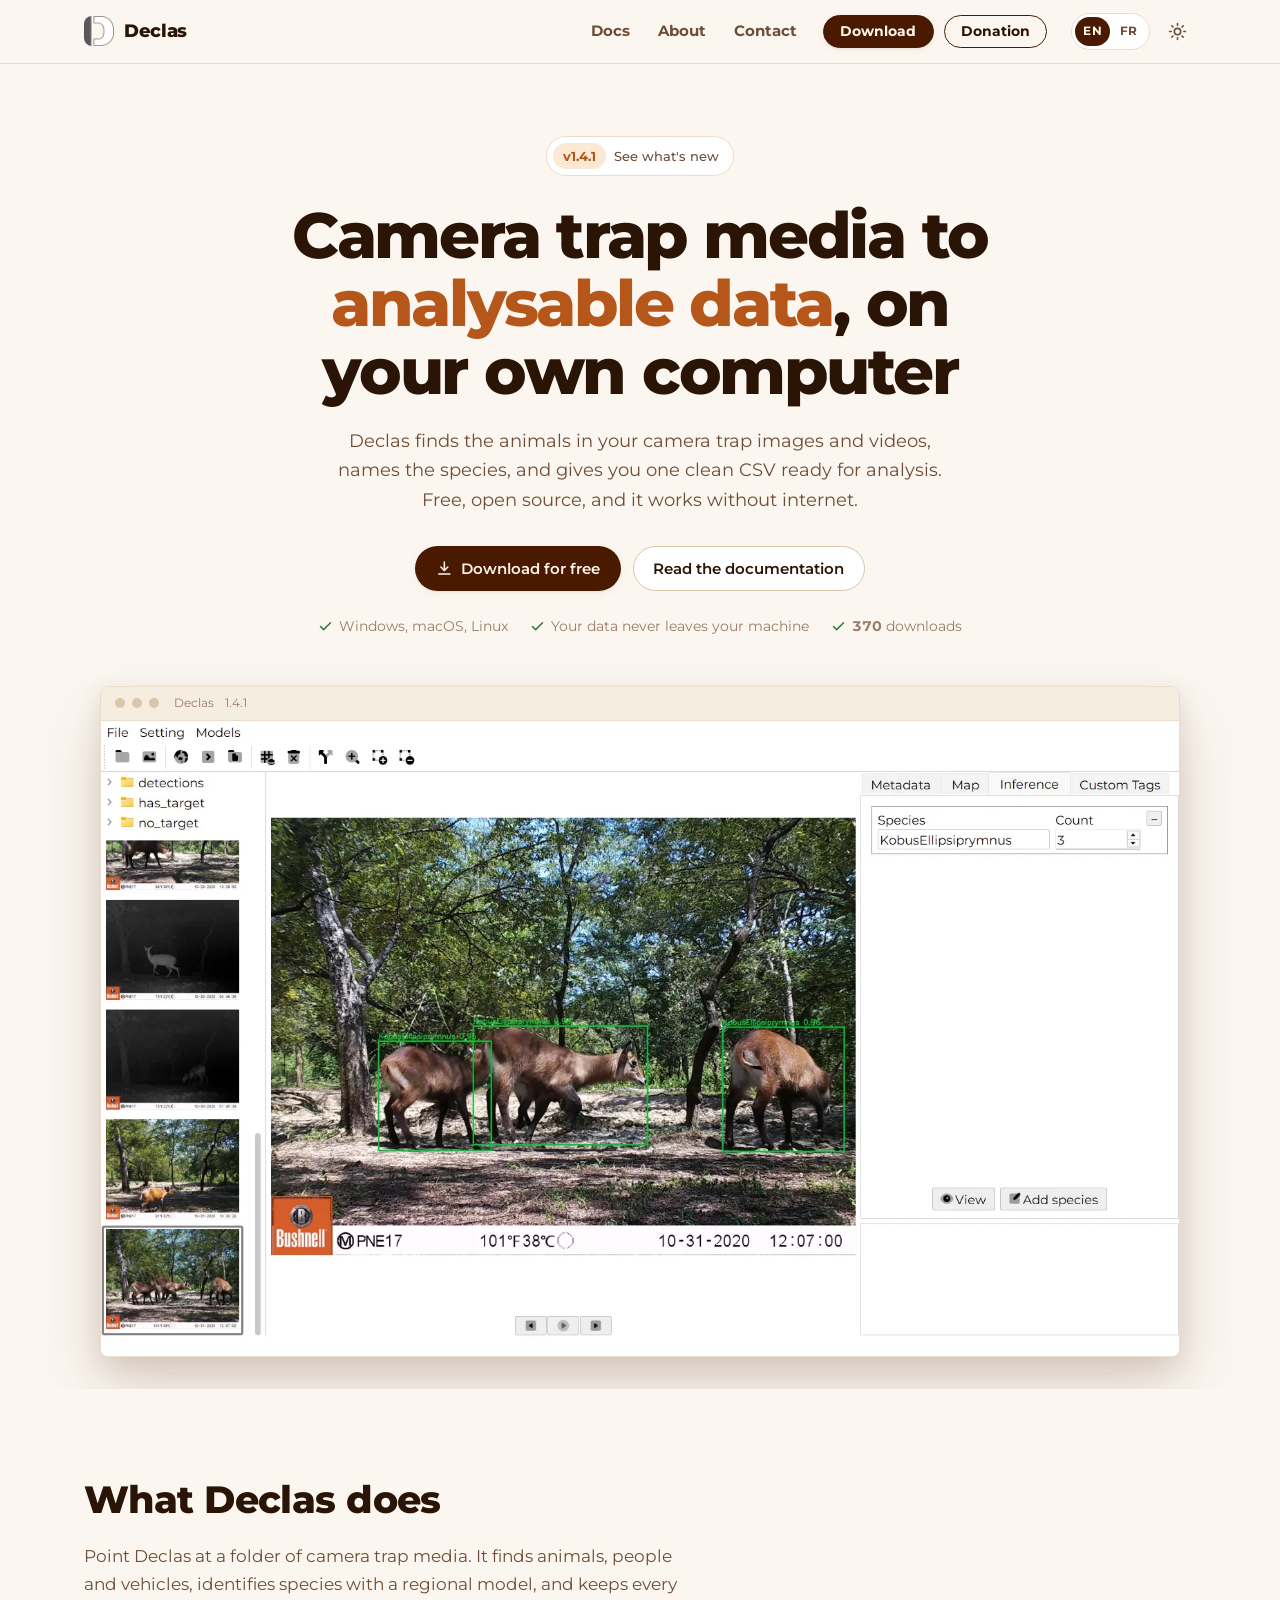
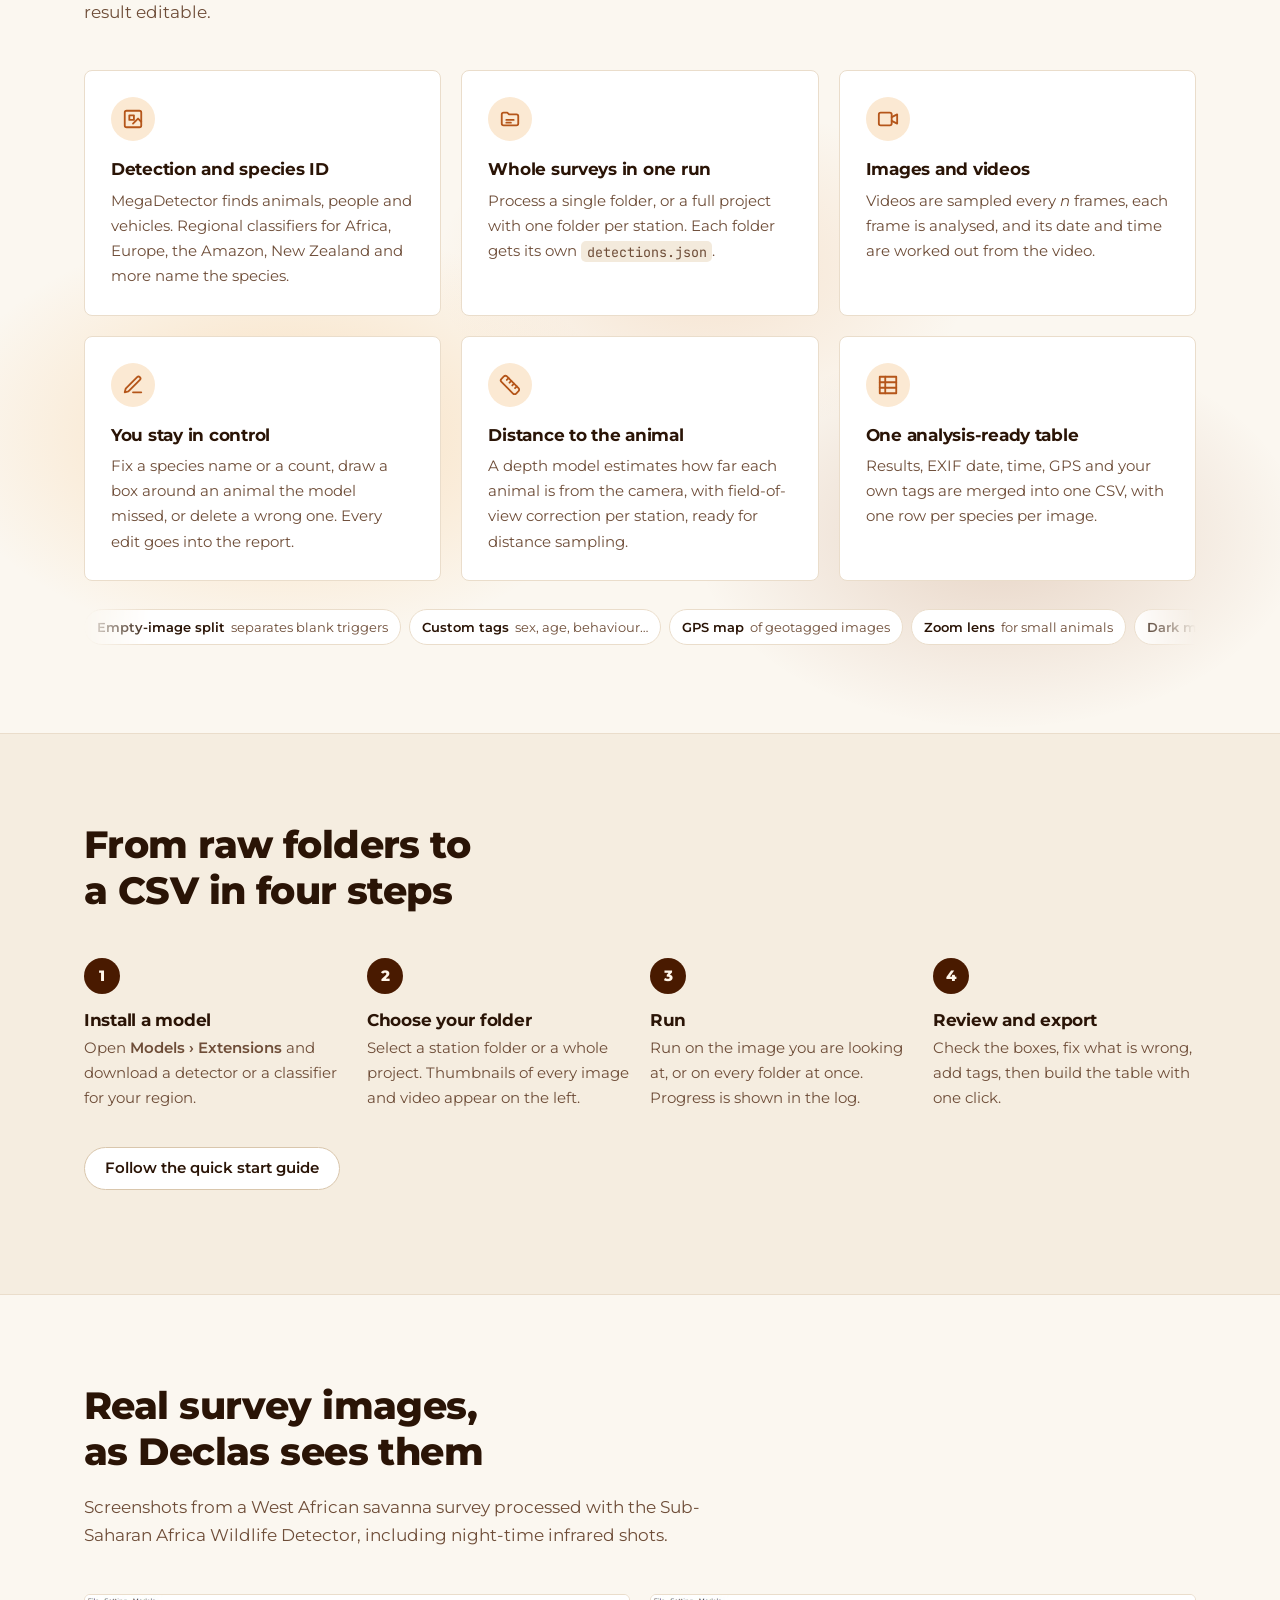
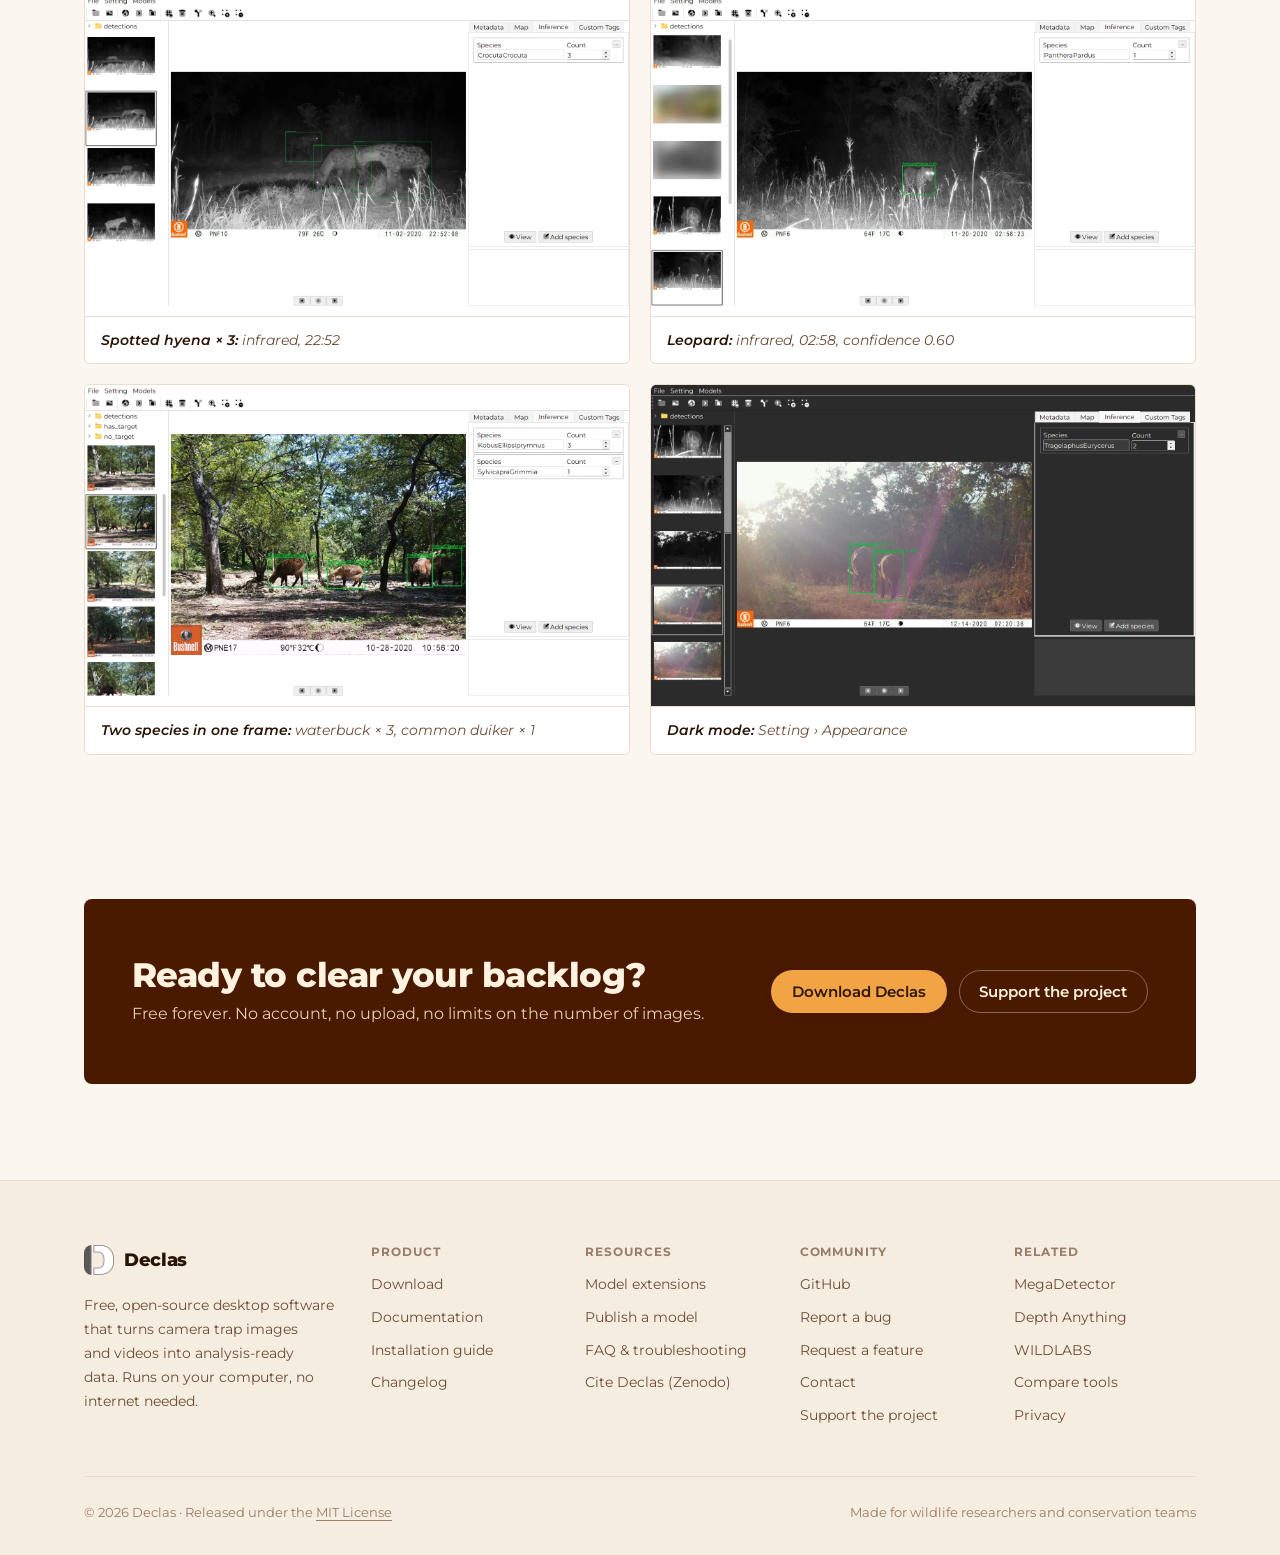
<file: docs/index.html>
<!DOCTYPE html>
<html lang="en" class="no-js">
<head>
  <meta charset="UTF-8">
  <meta name="viewport" content="width=device-width, initial-scale=1, viewport-fit=cover">
  <title>Declas · Free offline AI for camera trap images and videos</title>
  <meta name="google-site-verification" content="IsJnmZmB57RlAonI3vWGJq4FadQgHj87SJhl1Q3oBak">
  <meta name="description" content="Free, open-source desktop software that detects animals and identifies species in camera trap images and videos with AI, offline. Windows, macOS and Linux.">
  <link rel="canonical" href="https://stangandaho.github.io/declas/">
  <link rel="alternate" hreflang="en" href="https://stangandaho.github.io/declas/">
  <link rel="alternate" hreflang="fr" href="https://stangandaho.github.io/declas/fr/">
  <link rel="alternate" hreflang="x-default" href="https://stangandaho.github.io/declas/">
  <meta name="theme-color" content="#FBF7F0">
  <meta property="og:type" content="website">
  <meta property="og:site_name" content="Declas">
  <meta property="og:locale" content="en_US">
  <meta property="og:locale:alternate" content="fr_FR">
  <meta property="og:url" content="https://stangandaho.github.io/declas/">
  <meta property="og:title" content="Declas · Free offline AI for camera trap images and videos">
  <meta property="og:description" content="Free, open-source desktop software that detects animals and identifies species in camera trap images and videos with AI, offline. Windows, macOS and Linux.">
  <meta property="og:image" content="https://stangandaho.github.io/declas/assets/img/og-image.jpg">
  <meta property="og:image:width" content="1200">
  <meta property="og:image:height" content="630">
  <meta name="twitter:card" content="summary_large_image">
  <meta name="twitter:title" content="Declas · Free offline AI for camera trap images and videos">
  <meta name="twitter:description" content="Free, open-source desktop software that detects animals and identifies species in camera trap images and videos with AI, offline. Windows, macOS and Linux.">
  <meta name="twitter:image" content="https://stangandaho.github.io/declas/assets/img/og-image.jpg">
  <link rel="icon" type="image/png" href="assets/img/logo.png">
  <link rel="preconnect" href="https://fonts.googleapis.com">
  <link rel="preconnect" href="https://fonts.gstatic.com" crossorigin>
  <link href="https://fonts.googleapis.com/css2?family=Montserrat:wght@400;500;600;700;800&family=JetBrains+Mono:wght@400;500&display=swap" rel="stylesheet">
  <script>try{if(!localStorage.getItem('declas-lang')&&/^fr\b/i.test((navigator.languages&&navigator.languages[0])||navigator.language||''))location.replace('fr/'+(location.pathname.split('/').pop()||'index.html')+location.hash)}catch(e){}</script>
  <script>try{var t=localStorage.getItem('declas-theme');if(t)document.documentElement.setAttribute('data-theme',t)}catch(e){}</script>
  <link rel="stylesheet" href="assets/css/site.css">
  <script type="application/ld+json">{"@context":"https://schema.org","@graph":[{"@type":"WebSite","@id":"https://stangandaho.github.io/declas/#website","url":"https://stangandaho.github.io/declas/","name":"Declas","inLanguage":["en","fr"]},{"@type":"SoftwareApplication","@id":"https://stangandaho.github.io/declas/#software","name":"Declas","description":"Free, open-source desktop software that detects animals and identifies species in camera trap images and videos with AI, offline. Windows, macOS and Linux.","url":"https://stangandaho.github.io/declas/","image":"https://stangandaho.github.io/declas/assets/img/og-image.jpg","applicationCategory":"ScientificApplication","applicationSubCategory":"Camera trap image analysis","operatingSystem":"Windows, macOS, Linux","softwareVersion":"1.4.1","downloadUrl":"https://stangandaho.github.io/declas/#download","license":"https://opensource.org/licenses/MIT","isAccessibleForFree":true,"offers":{"@type":"Offer","price":"0","priceCurrency":"USD"},"inLanguage":["en","fr"],"author":{"@type":"Person","name":"Stanislas Gandaho","url":"https://github.com/stangandaho"},"sameAs":["https://github.com/stangandaho/declas","https://doi.org/10.5281/zenodo.20951592"]}]}</script>
</head>
<body>
  <a class="skip-link" href="#main">Skip to content</a>
  <header class="site-header">
    <div class="container">
      <a class="brand" href="index.html"><img src="assets/img/logo.png" alt="" width="30" height="30">Declas</a>
      <nav class="nav" aria-label="Main">
        <a href="docs.html">Docs</a>
        <a href="about.html">About</a>
        <a href="contact.html">Contact</a>
        <button type="button" class="btn btn-primary btn-sm nav-cta" data-open-download>Download</button>
        <a class="btn btn-secondary btn-sm nav-cta nav-donate" href="donate.html">Donation</a>
      </nav>
      <div class="header-tools">
        <div class="lang-switch" role="group" aria-label="Language"><a href="index.html" lang="en" hreflang="en" data-lang="en" aria-current="true">EN</a><a href="fr/index.html" lang="fr" hreflang="fr" data-lang="fr">FR</a></div>
        <button class="icon-btn theme-toggle" type="button" aria-label="Toggle dark mode">
          <svg class="icon-sun" viewBox="0 0 24 24" fill="none" stroke="currentColor" stroke-width="2" stroke-linecap="round"><circle cx="12" cy="12" r="4"/><path d="M12 2v2M12 20v2M4.9 4.9l1.4 1.4M17.7 17.7l1.4 1.4M2 12h2M20 12h2M4.9 19.1l1.4-1.4M17.7 6.3l1.4-1.4"/></svg>
          <svg class="icon-moon" viewBox="0 0 24 24" fill="none" stroke="currentColor" stroke-width="2" stroke-linecap="round" stroke-linejoin="round"><path d="M21 12.8A9 9 0 1 1 11.2 3a7 7 0 0 0 9.8 9.8z"/></svg>
        </button>
        <button class="icon-btn menu-toggle" type="button" aria-label="Open menu" aria-expanded="false">
          <svg viewBox="0 0 24 24" fill="none" stroke="currentColor" stroke-width="2" stroke-linecap="round"><path d="M4 7h16M4 12h16M4 17h16"/></svg>
        </button>
      </div>
    </div>
  </header>

  <main id="main">
    <section class="hero">
      <div class="container hero-grid">
        <div>
          <a class="pill" href="https://github.com/stangandaho/declas/blob/main/CHANGELOG.md" target="_blank" rel="noopener"><b data-latest-tag>v1.4.0</b> See what's new</a>
          <h1>Camera trap media to <em>analysable data</em>, on your own computer</h1>
          <p class="lead">Declas finds the animals in your camera trap images and videos, names the species, and gives you one clean CSV ready for analysis. Free, open source, and it works without internet.</p>
          <div class="hero-actions">
            <button class="btn btn-primary" type="button" data-open-download>
              <svg viewBox="0 0 24 24" fill="none" stroke="currentColor" stroke-width="2.2" stroke-linecap="round" stroke-linejoin="round"><path d="M12 3v12"/><path d="m7 10 5 5 5-5"/><path d="M4 20h16"/></svg>
              Download for free
            </button>
            <a class="btn btn-secondary" href="docs.html">Read the documentation</a>
          </div>
          <div class="hero-meta">
            <span><svg viewBox="0 0 24 24" fill="none" stroke="currentColor" stroke-width="2.4" stroke-linecap="round" stroke-linejoin="round"><path d="M20 6 9 17l-5-5"/></svg>Windows, macOS, Linux</span>
            <span><svg viewBox="0 0 24 24" fill="none" stroke="currentColor" stroke-width="2.4" stroke-linecap="round" stroke-linejoin="round"><path d="M20 6 9 17l-5-5"/></svg>Your data never leaves your machine</span>
            <span><svg viewBox="0 0 24 24" fill="none" stroke="currentColor" stroke-width="2.4" stroke-linecap="round" stroke-linejoin="round"><path d="M20 6 9 17l-5-5"/></svg><span><strong class="count" data-count="total">370</strong> downloads</span></span>
          </div>
        </div>
        <div class="app-frame">
          <div class="app-frame-bar"><i></i><i></i><i></i><span>Declas <span data-latest-version>1.4.0</span></span></div>
          <img src="assets/img/screens/view-annotated.webp" width="1560" height="920" alt="Declas showing three waterbuck detected with bounding boxes and a species count of 3 in the Inference panel" data-zoom fetchpriority="high">
        </div>
      </div>
    </section>

    <section class="section features">
      <div class="container">
        <div class="section-head">
          <h2>What Declas does</h2>
          <p>Point Declas at a folder of camera trap media. It finds animals, people and vehicles, identifies species with a regional model, and keeps every result editable.</p>
        </div>
        <div class="grid grid-3">
          <article class="card glass-card reveal">
            <div class="feature-icon"><svg viewBox="0 0 24 24" fill="none" stroke="currentColor" stroke-width="2" stroke-linecap="round" stroke-linejoin="round"><rect x="3" y="3" width="18" height="18" rx="2"/><path d="M8 8h5v5H8z"/><path d="m21 15-3.5-3.5L12 17"/></svg></div>
            <h3>Detection and species ID</h3>
            <p>MegaDetector finds animals, people and vehicles. Regional classifiers for Africa, Europe, the Amazon, New Zealand and more name the species.</p>
          </article>
          <article class="card glass-card reveal">
            <div class="feature-icon"><svg viewBox="0 0 24 24" fill="none" stroke="currentColor" stroke-width="2" stroke-linecap="round" stroke-linejoin="round"><path d="M3 7a2 2 0 0 1 2-2h4l2 2h8a2 2 0 0 1 2 2v8a2 2 0 0 1-2 2H5a2 2 0 0 1-2-2z"/><path d="M8 13h8M8 16h5"/></svg></div>
            <h3>Whole surveys in one run</h3>
            <p>Process a single folder, or a full project with one folder per station. Each folder gets its own <code>detections.json</code>.</p>
          </article>
          <article class="card glass-card reveal">
            <div class="feature-icon"><svg viewBox="0 0 24 24" fill="none" stroke="currentColor" stroke-width="2" stroke-linecap="round" stroke-linejoin="round"><rect x="2" y="5" width="14" height="14" rx="2"/><path d="m16 10 6-3v10l-6-3"/></svg></div>
            <h3>Images and videos</h3>
            <p>Videos are sampled every <em>n</em> frames, each frame is analysed, and its date and time are worked out from the video.</p>
          </article>
          <article class="card glass-card reveal">
            <div class="feature-icon"><svg viewBox="0 0 24 24" fill="none" stroke="currentColor" stroke-width="2" stroke-linecap="round" stroke-linejoin="round"><path d="M12 20h9"/><path d="M16.5 3.5a2.1 2.1 0 0 1 3 3L7 19l-4 1 1-4z"/></svg></div>
            <h3>You stay in control</h3>
            <p>Fix a species name or a count, draw a box around an animal the model missed, or delete a wrong one. Every edit goes into the report.</p>
          </article>
          <article class="card glass-card reveal">
            <div class="feature-icon"><svg viewBox="0 0 24 24" fill="none" stroke="currentColor" stroke-width="2" stroke-linecap="round" stroke-linejoin="round"><path d="M21.3 15.3a2.4 2.4 0 0 1 0 3.4l-2.6 2.6a2.4 2.4 0 0 1-3.4 0L2.7 8.7a2.41 2.41 0 0 1 0-3.4l2.6-2.6a2.41 2.41 0 0 1 3.4 0Z"/><path d="m14.5 12.5 2-2"/><path d="m11.5 9.5 2-2"/><path d="m8.5 6.5 2-2"/><path d="m17.5 15.5 2-2"/></svg></div>
            <h3>Distance to the animal</h3>
            <p>A depth model estimates how far each animal is from the camera, with field-of-view correction per station, ready for distance sampling.</p>
          </article>
          <article class="card glass-card reveal">
            <div class="feature-icon"><svg viewBox="0 0 24 24" fill="none" stroke="currentColor" stroke-width="2" stroke-linecap="round" stroke-linejoin="round"><path d="M3 3h18v18H3z"/><path d="M3 9h18M3 15h18M9 3v18"/></svg></div>
            <h3>One analysis-ready table</h3>
            <p>Results, EXIF date, time, GPS and your own tags are merged into one CSV, with one row per species per image.</p>
          </article>
        </div>
        <div class="marquee" style="margin-top:28px">
          <div class="chip-list marquee-track">
            <span class="chip"><b>Empty-image split</b> separates blank triggers</span>
            <span class="chip"><b>Custom tags</b> sex, age, behaviour…</span>
            <span class="chip"><b>GPS map</b> of geotagged images</span>
            <span class="chip"><b>Zoom lens</b> for small animals</span>
            <span class="chip"><b>Dark mode</b> and French interface</span>
            <span class="chip"><b>Plug-in models</b> you can publish yourself</span>
          </div>
        </div>
      </div>
    </section>

    <section class="section section-alt">
      <div class="container">
        <div class="section-head">
          <h2>From raw folders to a CSV in four steps</h2>
        </div>
        <div class="steps">
          <div class="step reveal"><h3>Install a model</h3><p>Open <span class="ui">Models › Extensions</span> and download a detector or a classifier for your region.</p></div>
          <div class="step reveal"><h3>Choose your folder</h3><p>Select a station folder or a whole project. Thumbnails of every image and video appear on the left.</p></div>
          <div class="step reveal"><h3>Run</h3><p>Run on the image you are looking at, or on every folder at once. Progress is shown in the log.</p></div>
          <div class="step reveal"><h3>Review and export</h3><p>Check the boxes, fix what is wrong, add tags, then build the table with one click.</p></div>
        </div>
        <p style="margin-top:36px"><a class="btn btn-secondary" href="docs.html#quick-start">Follow the quick start guide</a></p>
      </div>
    </section>

    <section class="section">
      <div class="container">
        <div class="section-head">
          <h2>Real survey images, as Declas sees them</h2>
          <p>Screenshots from a West African savanna survey processed with the Sub-Saharan Africa Wildlife Detector, including night-time infrared shots.</p>
        </div>
        <div class="gallery">
          <figure class="shot reveal"><img src="assets/img/screens/hyenas.webp" width="1560" height="920" loading="lazy" alt="Three spotted hyenas detected at night with an infrared camera"><figcaption><b>Spotted hyena × 3:</b> infrared, 22:52</figcaption></figure>
          <figure class="shot reveal"><img src="assets/img/screens/leopard.webp" width="1560" height="920" loading="lazy" alt="A leopard detected in tall grass at night"><figcaption><b>Leopard:</b> infrared, 02:58, confidence 0.60</figcaption></figure>
          <figure class="shot reveal"><img src="assets/img/screens/multi-species-annotated.webp" width="1560" height="920" loading="lazy" alt="Waterbuck and a common duiker detected in the same image, listed as two species entries"><figcaption><b>Two species in one frame:</b> waterbuck × 3, common duiker × 1</figcaption></figure>
          <figure class="shot reveal"><img src="assets/img/screens/dark-mode.webp" width="1560" height="920" loading="lazy" alt="Declas in dark mode with detections on a misty morning image"><figcaption><b>Dark mode:</b> Setting › Appearance</figcaption></figure>
        </div>
      </div>
    </section>

    <section class="section-sm" style="padding-bottom:96px">
      <div class="container">
        <div class="cta-band reveal">
          <div>
            <h2>Ready to clear your backlog?</h2>
            <p>Free forever. No account, no upload, no limits on the number of images.</p>
          </div>
          <div class="hero-actions">
            <button class="btn btn-primary" type="button" data-open-download>Download Declas</button>
            <a class="btn btn-secondary" href="donate.html">Support the project</a>
          </div>
        </div>
      </div>
    </section>
  </main>

  <div id="site-footer"></div>
  <script src="assets/js/config.js"></script>
  <script src="assets/js/site.js"></script>
</body>
</html>
</file>
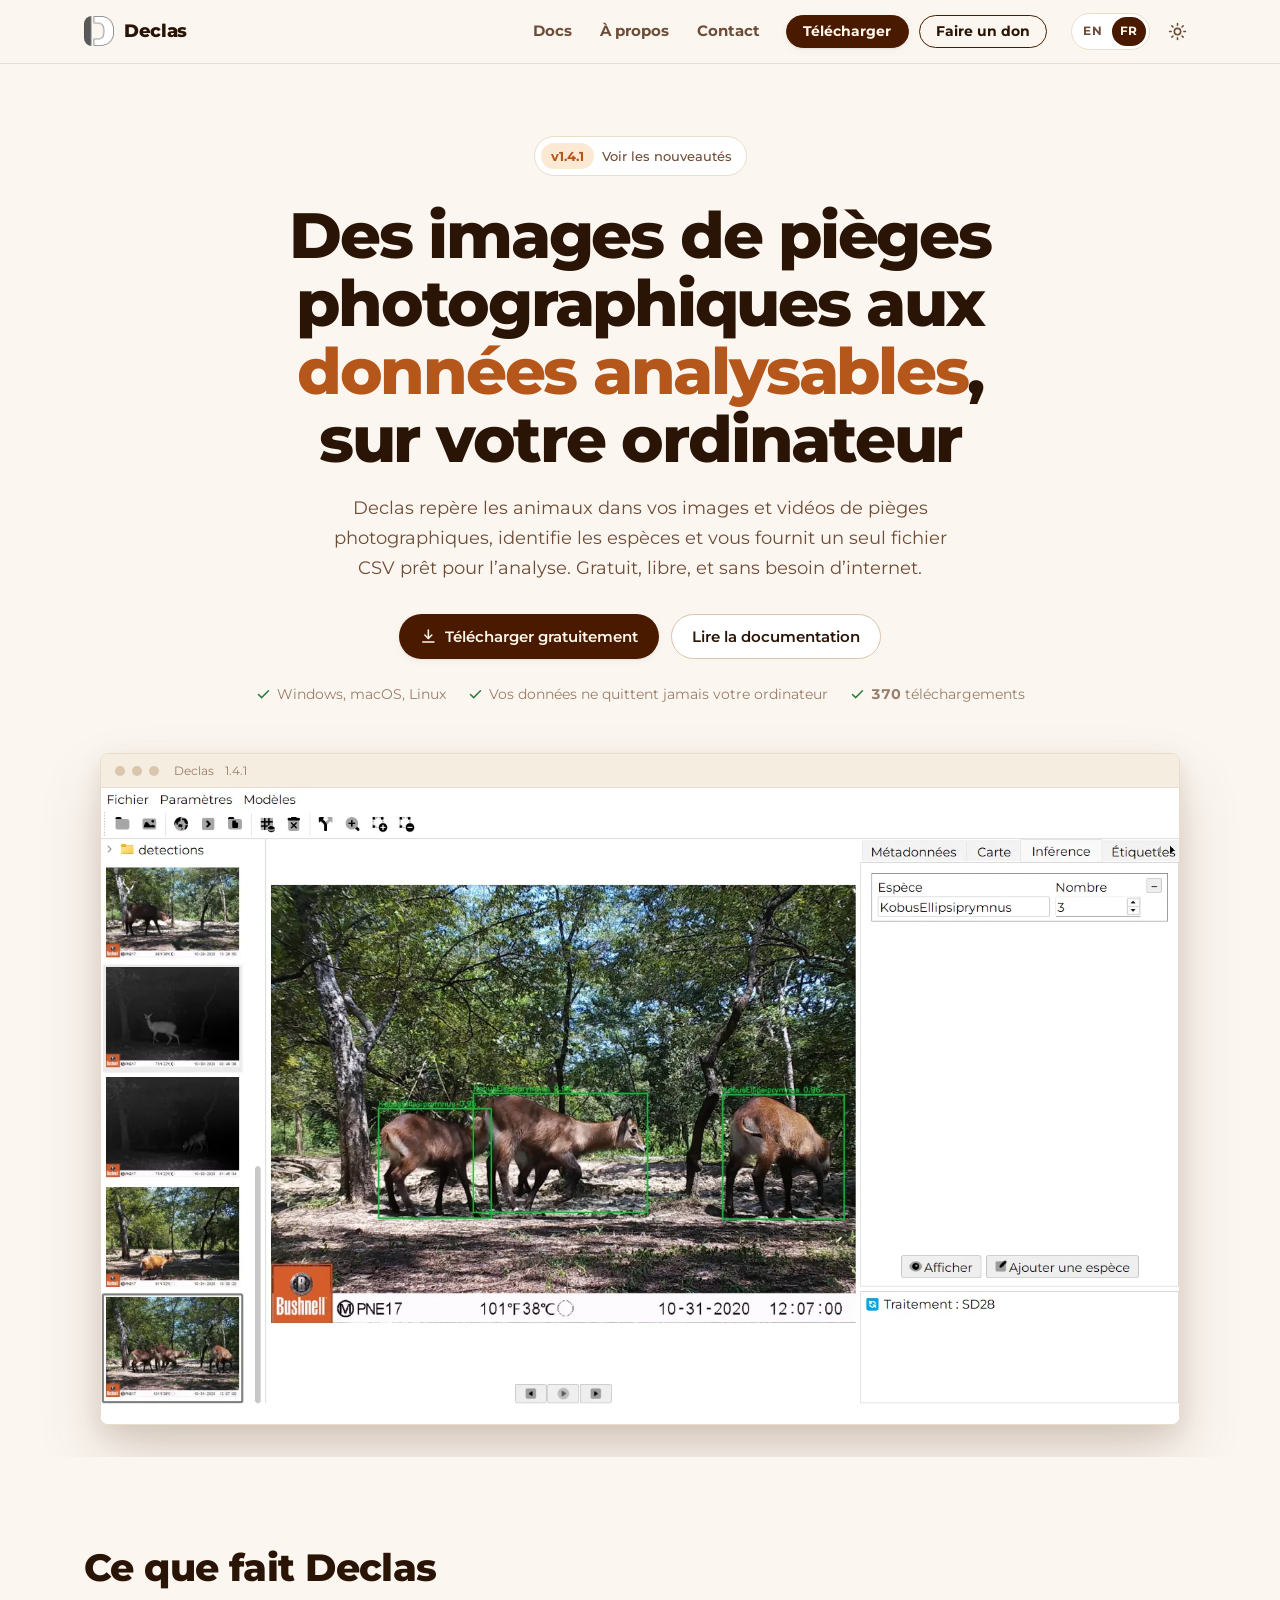
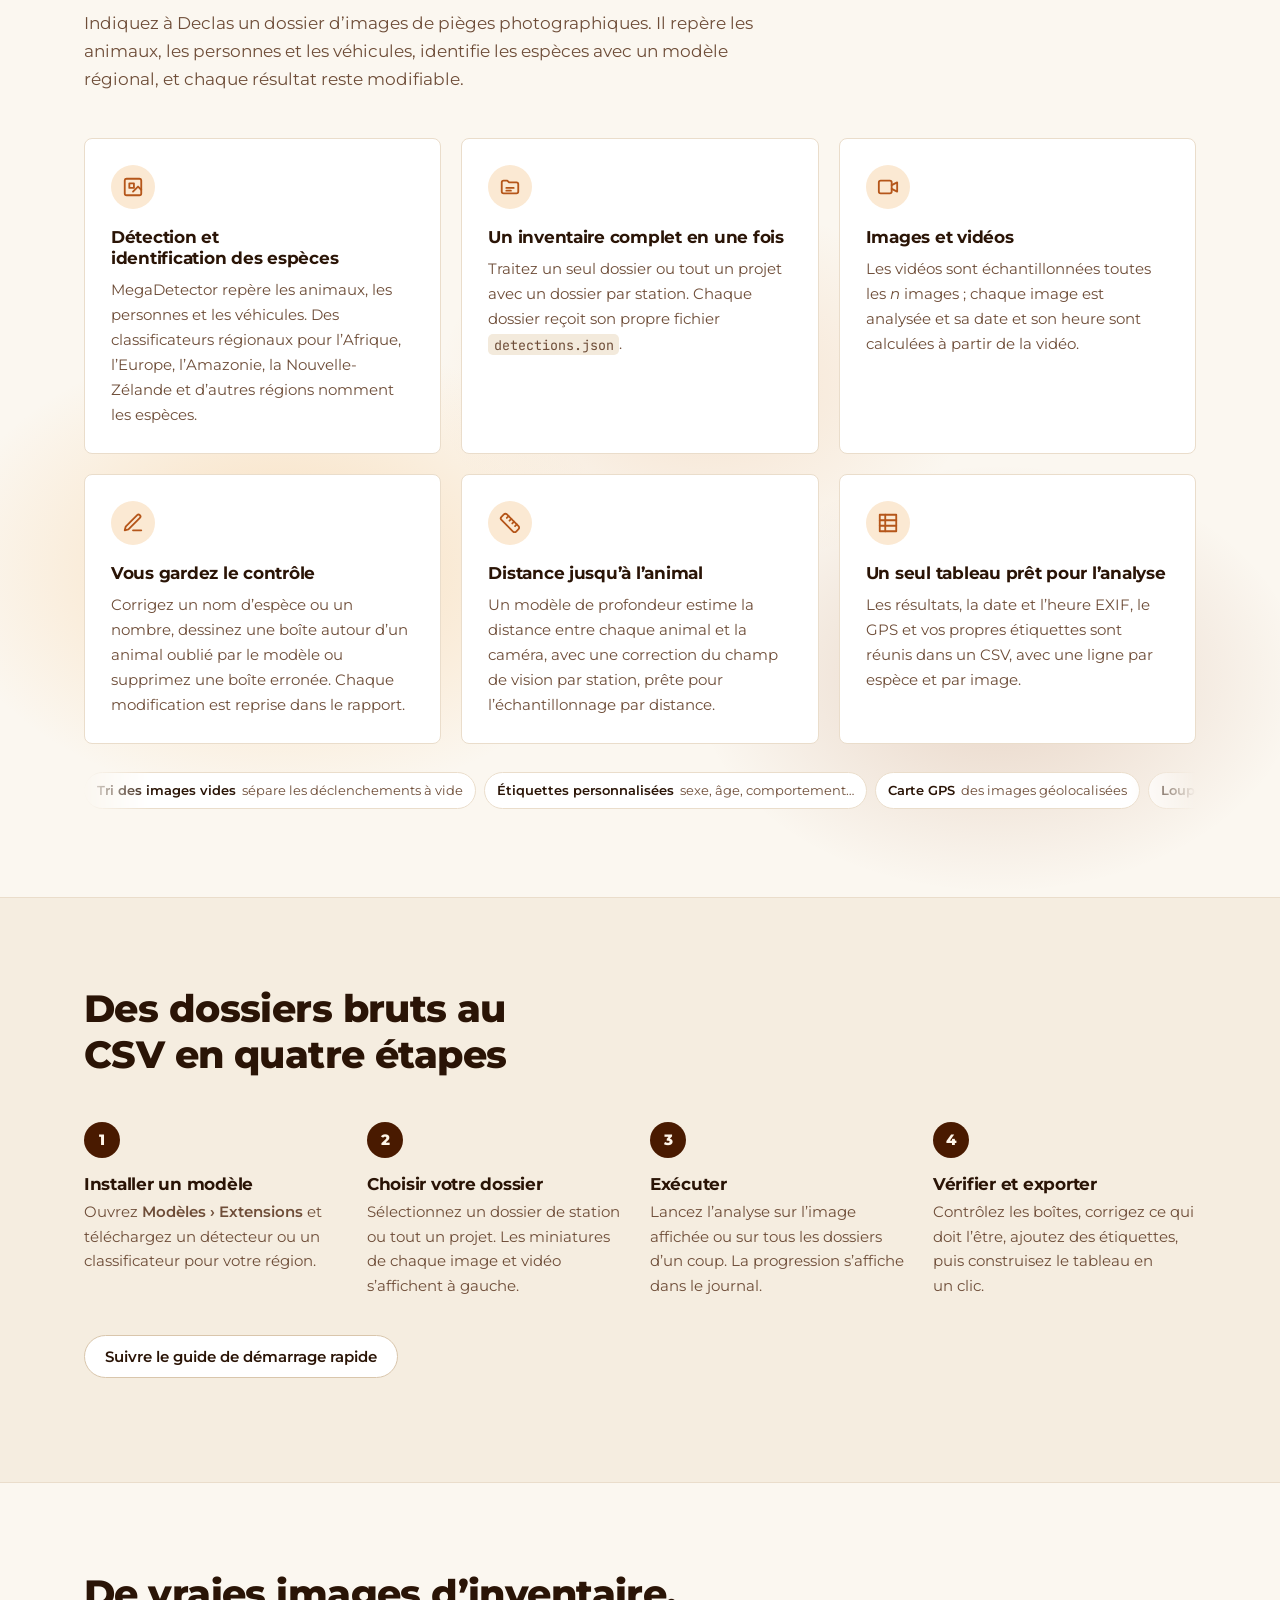
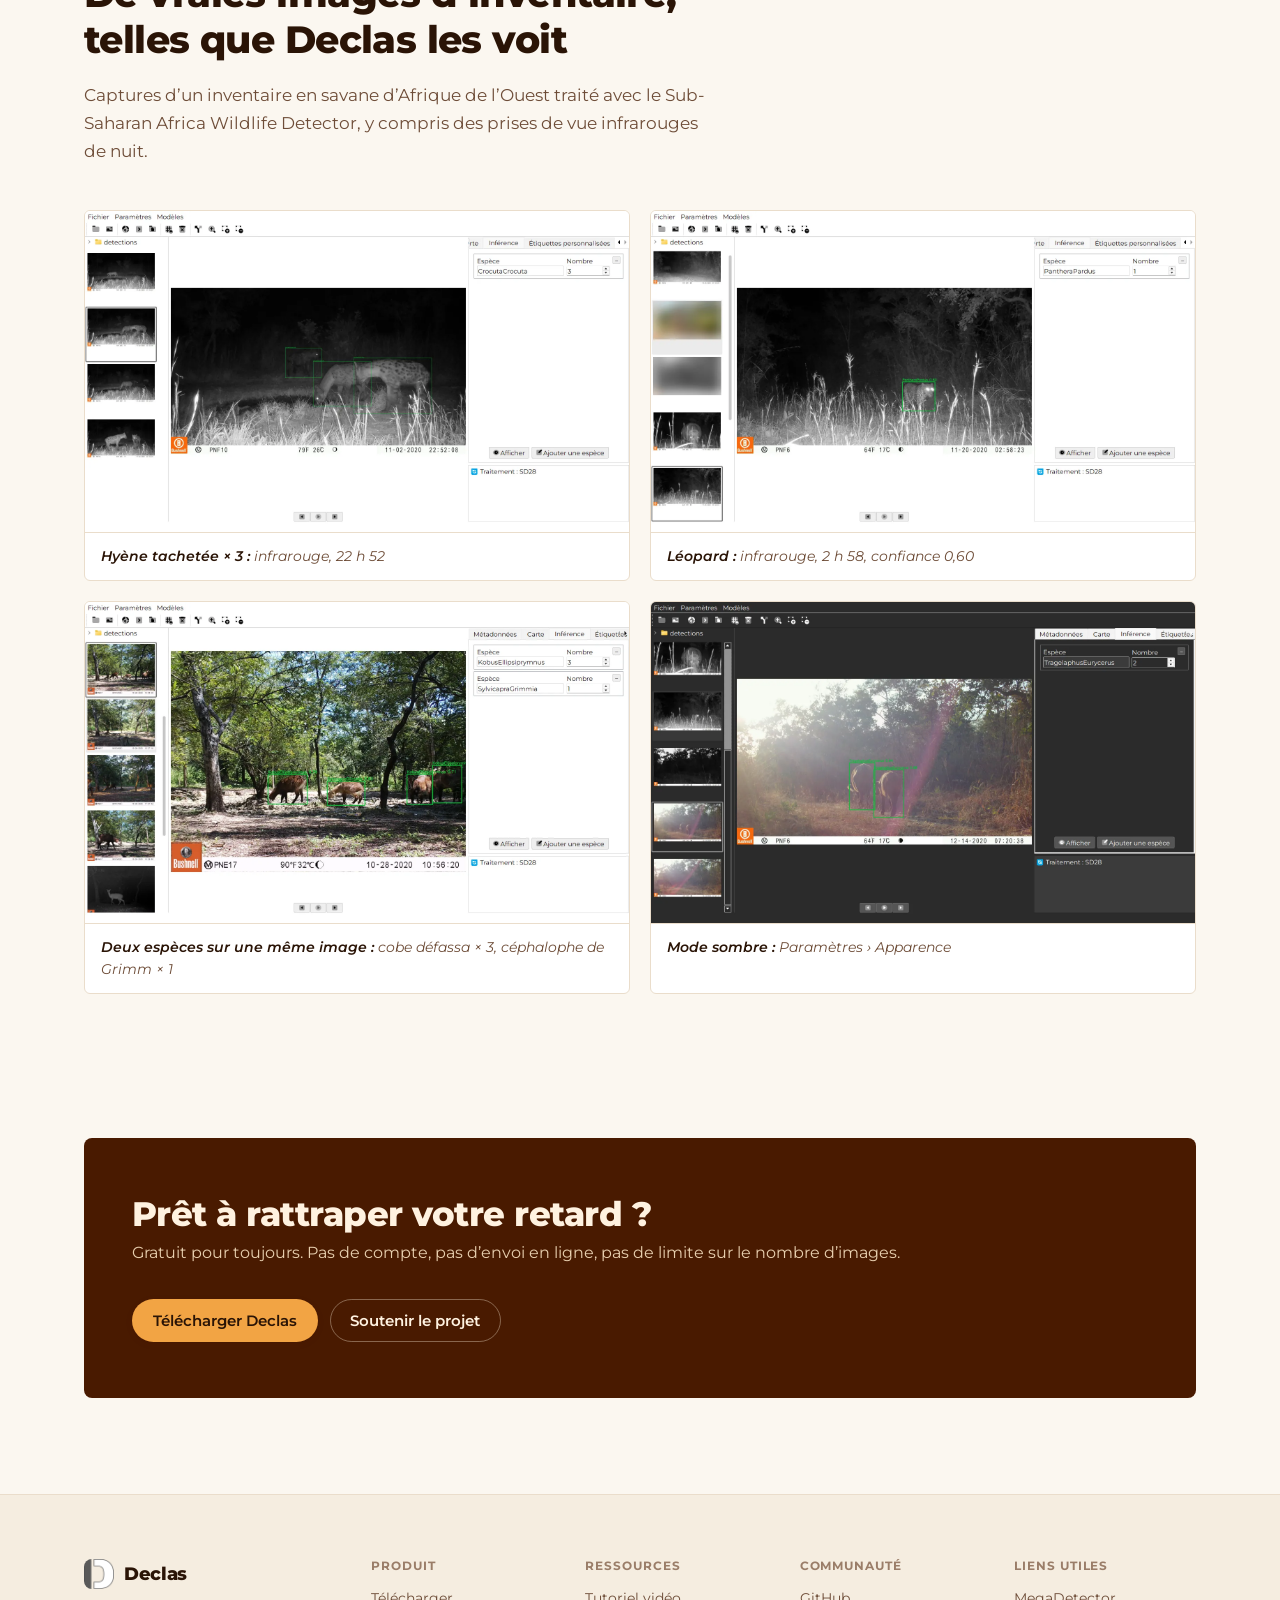
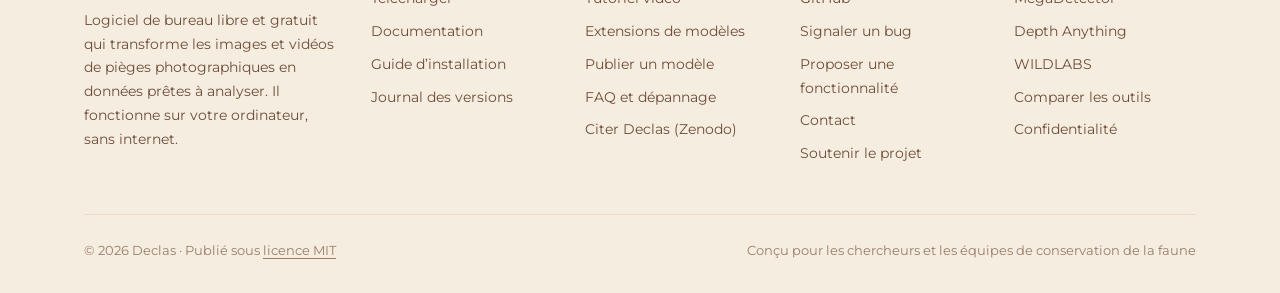
<file: docs/fr/index.html>
<!DOCTYPE html>
<html lang="fr" class="no-js" data-base="../">
<head>
  <meta charset="UTF-8">
  <meta name="viewport" content="width=device-width, initial-scale=1, viewport-fit=cover">
  <title>Declas · IA gratuite et hors ligne pour pièges photographiques</title>
  <meta name="description" content="Logiciel libre qui détecte et identifie la faune dans les images et vidéos de pièges photographiques grâce à l’IA, hors ligne. Windows, macOS et Linux.">
  <link rel="canonical" href="https://stangandaho.github.io/declas/fr/">
  <link rel="alternate" hreflang="en" href="https://stangandaho.github.io/declas/">
  <link rel="alternate" hreflang="fr" href="https://stangandaho.github.io/declas/fr/">
  <link rel="alternate" hreflang="x-default" href="https://stangandaho.github.io/declas/">
  <meta name="theme-color" content="#FBF7F0">
  <meta property="og:type" content="website">
  <meta property="og:site_name" content="Declas">
  <meta property="og:locale" content="fr_FR">
  <meta property="og:locale:alternate" content="en_US">
  <meta property="og:url" content="https://stangandaho.github.io/declas/fr/">
  <meta property="og:title" content="Declas · IA gratuite et hors ligne pour pièges photographiques">
  <meta property="og:description" content="Logiciel libre qui détecte et identifie la faune dans les images et vidéos de pièges photographiques grâce à l’IA, hors ligne. Windows, macOS et Linux.">
  <meta property="og:image" content="https://stangandaho.github.io/declas/assets/img/og-image-fr.jpg">
  <meta property="og:image:width" content="1200">
  <meta property="og:image:height" content="630">
  <meta name="twitter:card" content="summary_large_image">
  <meta name="twitter:title" content="Declas · IA gratuite et hors ligne pour pièges photographiques">
  <meta name="twitter:description" content="Logiciel libre qui détecte et identifie la faune dans les images et vidéos de pièges photographiques grâce à l’IA, hors ligne. Windows, macOS et Linux.">
  <meta name="twitter:image" content="https://stangandaho.github.io/declas/assets/img/og-image-fr.jpg">
  <link rel="icon" type="image/png" href="../assets/img/logo.png">
  <link rel="preconnect" href="https://fonts.googleapis.com">
  <link rel="preconnect" href="https://fonts.gstatic.com" crossorigin>
  <link href="https://fonts.googleapis.com/css2?family=Montserrat:wght@400;500;600;700;800&family=JetBrains+Mono:wght@400;500&display=swap" rel="stylesheet">
  <script>try{var t=localStorage.getItem('declas-theme');if(t)document.documentElement.setAttribute('data-theme',t)}catch(e){}</script>
  <link rel="stylesheet" href="../assets/css/site.css">
  <script type="application/ld+json">{"@context":"https://schema.org","@graph":[{"@type":"WebSite","@id":"https://stangandaho.github.io/declas/#website","url":"https://stangandaho.github.io/declas/","name":"Declas","inLanguage":["en","fr"]},{"@type":"SoftwareApplication","@id":"https://stangandaho.github.io/declas/#software","name":"Declas","description":"Logiciel libre qui détecte et identifie la faune dans les images et vidéos de pièges photographiques grâce à l’IA, hors ligne. Windows, macOS et Linux.","url":"https://stangandaho.github.io/declas/fr/","image":"https://stangandaho.github.io/declas/assets/img/og-image-fr.jpg","applicationCategory":"ScientificApplication","applicationSubCategory":"Camera trap image analysis","operatingSystem":"Windows, macOS, Linux","softwareVersion":"1.4.1","downloadUrl":"https://stangandaho.github.io/declas/fr/#download","license":"https://opensource.org/licenses/MIT","isAccessibleForFree":true,"offers":{"@type":"Offer","price":"0","priceCurrency":"USD"},"inLanguage":["en","fr"],"author":{"@type":"Person","name":"Stanislas Gandaho","url":"https://github.com/stangandaho"},"sameAs":["https://github.com/stangandaho/declas","https://doi.org/10.5281/zenodo.20951592"]}]}</script>
</head>
<body>
  <a class="skip-link" href="#main">Aller au contenu</a>
  <header class="site-header">
    <div class="container">
      <a class="brand" href="index.html"><img src="../assets/img/logo.png" alt="" width="30" height="30">Declas</a>
      <nav class="nav" aria-label="Navigation principale">
        <a href="docs.html">Docs</a>
        <a href="about.html">À propos</a>
        <a href="contact.html">Contact</a>
        <button type="button" class="btn btn-primary btn-sm nav-cta" data-open-download>Télécharger</button>
        <a class="btn btn-secondary btn-sm nav-cta nav-donate" href="donate.html">Faire un don</a>
      </nav>
      <div class="header-tools">
        <div class="lang-switch" role="group" aria-label="Langue"><a href="../index.html" lang="en" hreflang="en" data-lang="en">EN</a><a href="index.html" lang="fr" hreflang="fr" data-lang="fr" aria-current="true">FR</a></div>
        <button class="icon-btn theme-toggle" type="button" aria-label="Activer ou désactiver le mode sombre">
          <svg class="icon-sun" viewBox="0 0 24 24" fill="none" stroke="currentColor" stroke-width="2" stroke-linecap="round"><circle cx="12" cy="12" r="4"/><path d="M12 2v2M12 20v2M4.9 4.9l1.4 1.4M17.7 17.7l1.4 1.4M2 12h2M20 12h2M4.9 19.1l1.4-1.4M17.7 6.3l1.4-1.4"/></svg>
          <svg class="icon-moon" viewBox="0 0 24 24" fill="none" stroke="currentColor" stroke-width="2" stroke-linecap="round" stroke-linejoin="round"><path d="M21 12.8A9 9 0 1 1 11.2 3a7 7 0 0 0 9.8 9.8z"/></svg>
        </button>
        <button class="icon-btn menu-toggle" type="button" aria-label="Ouvrir le menu" aria-expanded="false">
          <svg viewBox="0 0 24 24" fill="none" stroke="currentColor" stroke-width="2" stroke-linecap="round"><path d="M4 7h16M4 12h16M4 17h16"/></svg>
        </button>
      </div>
    </div>
  </header>

  <main id="main">
    <section class="hero">
      <div class="container hero-grid">
        <div>
          <a class="pill" href="https://github.com/stangandaho/declas/blob/main/CHANGELOG.md" target="_blank" rel="noopener"><b data-latest-tag>v1.4.0</b> Voir les nouveautés</a>
          <h1>Des images de pièges photographiques aux <em>données analysables</em>, sur votre ordinateur</h1>
          <p class="lead">Declas repère les animaux dans vos images et vidéos de pièges photographiques, identifie les espèces et vous fournit un seul fichier CSV prêt pour l’analyse. Gratuit, libre, et sans besoin d’internet.</p>
          <div class="hero-actions">
            <button class="btn btn-primary" type="button" data-open-download>
              <svg viewBox="0 0 24 24" fill="none" stroke="currentColor" stroke-width="2.2" stroke-linecap="round" stroke-linejoin="round"><path d="M12 3v12"/><path d="m7 10 5 5 5-5"/><path d="M4 20h16"/></svg>
              Télécharger gratuitement
            </button>
            <a class="btn btn-secondary" href="docs.html">Lire la documentation</a>
          </div>
          <div class="hero-meta">
            <span><svg viewBox="0 0 24 24" fill="none" stroke="currentColor" stroke-width="2.4" stroke-linecap="round" stroke-linejoin="round"><path d="M20 6 9 17l-5-5"/></svg>Windows, macOS, Linux</span>
            <span><svg viewBox="0 0 24 24" fill="none" stroke="currentColor" stroke-width="2.4" stroke-linecap="round" stroke-linejoin="round"><path d="M20 6 9 17l-5-5"/></svg>Vos données ne quittent jamais votre ordinateur</span>
            <span><svg viewBox="0 0 24 24" fill="none" stroke="currentColor" stroke-width="2.4" stroke-linecap="round" stroke-linejoin="round"><path d="M20 6 9 17l-5-5"/></svg><span><strong class="count" data-count="total">370</strong> téléchargements</span></span>
          </div>
        </div>
        <div class="app-frame">
          <div class="app-frame-bar"><i></i><i></i><i></i><span>Declas <span data-latest-version>1.4.0</span></span></div>
          <img src="../assets/img/screens/fr/view-annotated.webp" width="1560" height="920" alt="Declas affichant trois cobes défassa détectés avec leurs boîtes englobantes et un nombre de 3 dans l’onglet Inférence" data-zoom fetchpriority="high">
        </div>
      </div>
    </section>

    <section class="section features">
      <div class="container">
        <div class="section-head">
          <h2>Ce que fait Declas</h2>
          <p>Indiquez à Declas un dossier d’images de pièges photographiques. Il repère les animaux, les personnes et les véhicules, identifie les espèces avec un modèle régional, et chaque résultat reste modifiable.</p>
        </div>
        <div class="grid grid-3">
          <article class="card glass-card reveal">
            <div class="feature-icon"><svg viewBox="0 0 24 24" fill="none" stroke="currentColor" stroke-width="2" stroke-linecap="round" stroke-linejoin="round"><rect x="3" y="3" width="18" height="18" rx="2"/><path d="M8 8h5v5H8z"/><path d="m21 15-3.5-3.5L12 17"/></svg></div>
            <h3>Détection et identification des espèces</h3>
            <p>MegaDetector repère les animaux, les personnes et les véhicules. Des classificateurs régionaux pour l’Afrique, l’Europe, l’Amazonie, la Nouvelle-Zélande et d’autres régions nomment les espèces.</p>
          </article>
          <article class="card glass-card reveal">
            <div class="feature-icon"><svg viewBox="0 0 24 24" fill="none" stroke="currentColor" stroke-width="2" stroke-linecap="round" stroke-linejoin="round"><path d="M3 7a2 2 0 0 1 2-2h4l2 2h8a2 2 0 0 1 2 2v8a2 2 0 0 1-2 2H5a2 2 0 0 1-2-2z"/><path d="M8 13h8M8 16h5"/></svg></div>
            <h3>Un inventaire complet en une fois</h3>
            <p>Traitez un seul dossier ou tout un projet avec un dossier par station. Chaque dossier reçoit son propre fichier <code>detections.json</code>.</p>
          </article>
          <article class="card glass-card reveal">
            <div class="feature-icon"><svg viewBox="0 0 24 24" fill="none" stroke="currentColor" stroke-width="2" stroke-linecap="round" stroke-linejoin="round"><rect x="2" y="5" width="14" height="14" rx="2"/><path d="m16 10 6-3v10l-6-3"/></svg></div>
            <h3>Images et vidéos</h3>
            <p>Les vidéos sont échantillonnées toutes les <em>n</em> images ; chaque image est analysée et sa date et son heure sont calculées à partir de la vidéo.</p>
          </article>
          <article class="card glass-card reveal">
            <div class="feature-icon"><svg viewBox="0 0 24 24" fill="none" stroke="currentColor" stroke-width="2" stroke-linecap="round" stroke-linejoin="round"><path d="M12 20h9"/><path d="M16.5 3.5a2.1 2.1 0 0 1 3 3L7 19l-4 1 1-4z"/></svg></div>
            <h3>Vous gardez le contrôle</h3>
            <p>Corrigez un nom d’espèce ou un nombre, dessinez une boîte autour d’un animal oublié par le modèle ou supprimez une boîte erronée. Chaque modification est reprise dans le rapport.</p>
          </article>
          <article class="card glass-card reveal">
            <div class="feature-icon"><svg viewBox="0 0 24 24" fill="none" stroke="currentColor" stroke-width="2" stroke-linecap="round" stroke-linejoin="round"><path d="M21.3 15.3a2.4 2.4 0 0 1 0 3.4l-2.6 2.6a2.4 2.4 0 0 1-3.4 0L2.7 8.7a2.41 2.41 0 0 1 0-3.4l2.6-2.6a2.41 2.41 0 0 1 3.4 0Z"/><path d="m14.5 12.5 2-2"/><path d="m11.5 9.5 2-2"/><path d="m8.5 6.5 2-2"/><path d="m17.5 15.5 2-2"/></svg></div>
            <h3>Distance jusqu’à l’animal</h3>
            <p>Un modèle de profondeur estime la distance entre chaque animal et la caméra, avec une correction du champ de vision par station, prête pour l’échantillonnage par distance.</p>
          </article>
          <article class="card glass-card reveal">
            <div class="feature-icon"><svg viewBox="0 0 24 24" fill="none" stroke="currentColor" stroke-width="2" stroke-linecap="round" stroke-linejoin="round"><path d="M3 3h18v18H3z"/><path d="M3 9h18M3 15h18M9 3v18"/></svg></div>
            <h3>Un seul tableau prêt pour l’analyse</h3>
            <p>Les résultats, la date et l’heure EXIF, le GPS et vos propres étiquettes sont réunis dans un CSV, avec une ligne par espèce et par image.</p>
          </article>
        </div>
        <div class="marquee" style="margin-top:28px">
          <div class="chip-list marquee-track">
            <span class="chip"><b>Tri des images vides</b> sépare les déclenchements à vide</span>
            <span class="chip"><b>Étiquettes personnalisées</b> sexe, âge, comportement…</span>
            <span class="chip"><b>Carte GPS</b> des images géolocalisées</span>
            <span class="chip"><b>Loupe</b> pour les petits animaux</span>
            <span class="chip"><b>Mode sombre</b> et interface en français</span>
            <span class="chip"><b>Modèles en extension</b> que vous pouvez publier vous-même</span>
          </div>
        </div>
      </div>
    </section>

    <section class="section section-alt">
      <div class="container">
        <div class="section-head">
          <h2>Des dossiers bruts au CSV en quatre étapes</h2>
        </div>
        <div class="steps">
          <div class="step reveal"><h3>Installer un modèle</h3><p>Ouvrez <span class="ui">Modèles › Extensions</span> et téléchargez un détecteur ou un classificateur pour votre région.</p></div>
          <div class="step reveal"><h3>Choisir votre dossier</h3><p>Sélectionnez un dossier de station ou tout un projet. Les miniatures de chaque image et vidéo s’affichent à gauche.</p></div>
          <div class="step reveal"><h3>Exécuter</h3><p>Lancez l’analyse sur l’image affichée ou sur tous les dossiers d’un coup. La progression s’affiche dans le journal.</p></div>
          <div class="step reveal"><h3>Vérifier et exporter</h3><p>Contrôlez les boîtes, corrigez ce qui doit l’être, ajoutez des étiquettes, puis construisez le tableau en un clic.</p></div>
        </div>
        <p style="margin-top:36px"><a class="btn btn-secondary" href="docs.html#quick-start">Suivre le guide de démarrage rapide</a></p>
      </div>
    </section>

    <section class="section">
      <div class="container">
        <div class="section-head">
          <h2>De vraies images d’inventaire, telles que Declas les voit</h2>
          <p>Captures d’un inventaire en savane d’Afrique de l’Ouest traité avec le Sub-Saharan Africa Wildlife Detector, y compris des prises de vue infrarouges de nuit.</p>
        </div>
        <div class="gallery">
          <figure class="shot reveal"><img src="../assets/img/screens/fr/hyenas.webp" width="1560" height="920" loading="lazy" alt="Trois hyènes tachetées détectées de nuit par une caméra infrarouge"><figcaption><b>Hyène tachetée × 3 :</b> infrarouge, 22 h 52</figcaption></figure>
          <figure class="shot reveal"><img src="../assets/img/screens/fr/leopard.webp" width="1560" height="920" loading="lazy" alt="Un léopard détecté dans les hautes herbes, de nuit"><figcaption><b>Léopard :</b> infrarouge, 2 h 58, confiance 0,60</figcaption></figure>
          <figure class="shot reveal"><img src="../assets/img/screens/fr/multi-species-annotated.webp" width="1560" height="920" loading="lazy" alt="Des cobes défassa et un céphalophe de Grimm détectés sur la même image, listés comme deux espèces"><figcaption><b>Deux espèces sur une même image :</b> cobe défassa × 3, céphalophe de Grimm × 1</figcaption></figure>
          <figure class="shot reveal"><img src="../assets/img/screens/fr/dark-mode.webp" width="1560" height="920" loading="lazy" alt="Declas en mode sombre avec des détections sur une image de matin brumeux"><figcaption><b>Mode sombre :</b> Paramètres › Apparence</figcaption></figure>
        </div>
      </div>
    </section>

    <section class="section-sm" style="padding-bottom:96px">
      <div class="container">
        <div class="cta-band reveal">
          <div>
            <h2>Prêt à rattraper votre retard ?</h2>
            <p>Gratuit pour toujours. Pas de compte, pas d’envoi en ligne, pas de limite sur le nombre d’images.</p>
          </div>
          <div class="hero-actions">
            <button class="btn btn-primary" type="button" data-open-download>Télécharger Declas</button>
            <a class="btn btn-secondary" href="donate.html">Soutenir le projet</a>
          </div>
        </div>
      </div>
    </section>
  </main>

  <div id="site-footer"></div>
  <script src="../assets/js/config.js"></script>
  <script src="../assets/js/site.js"></script>
</body>
</html>
</file>
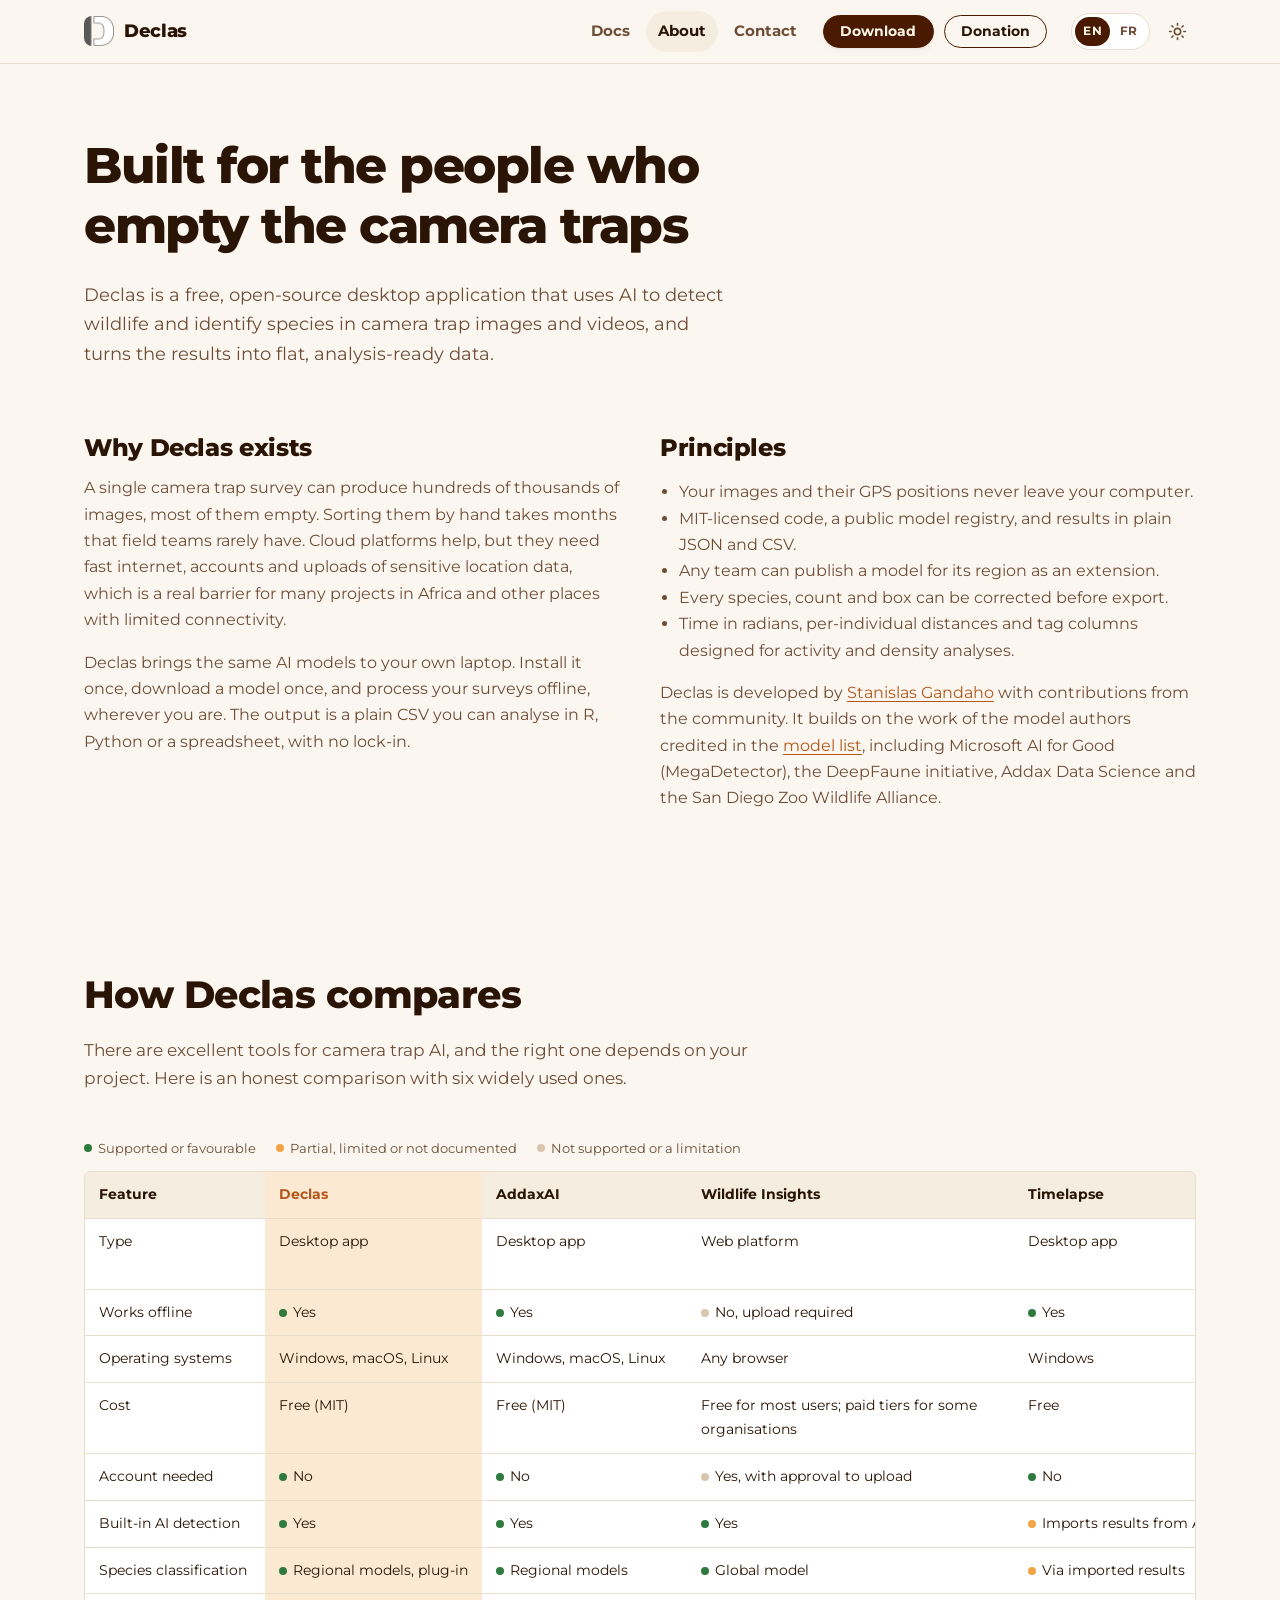
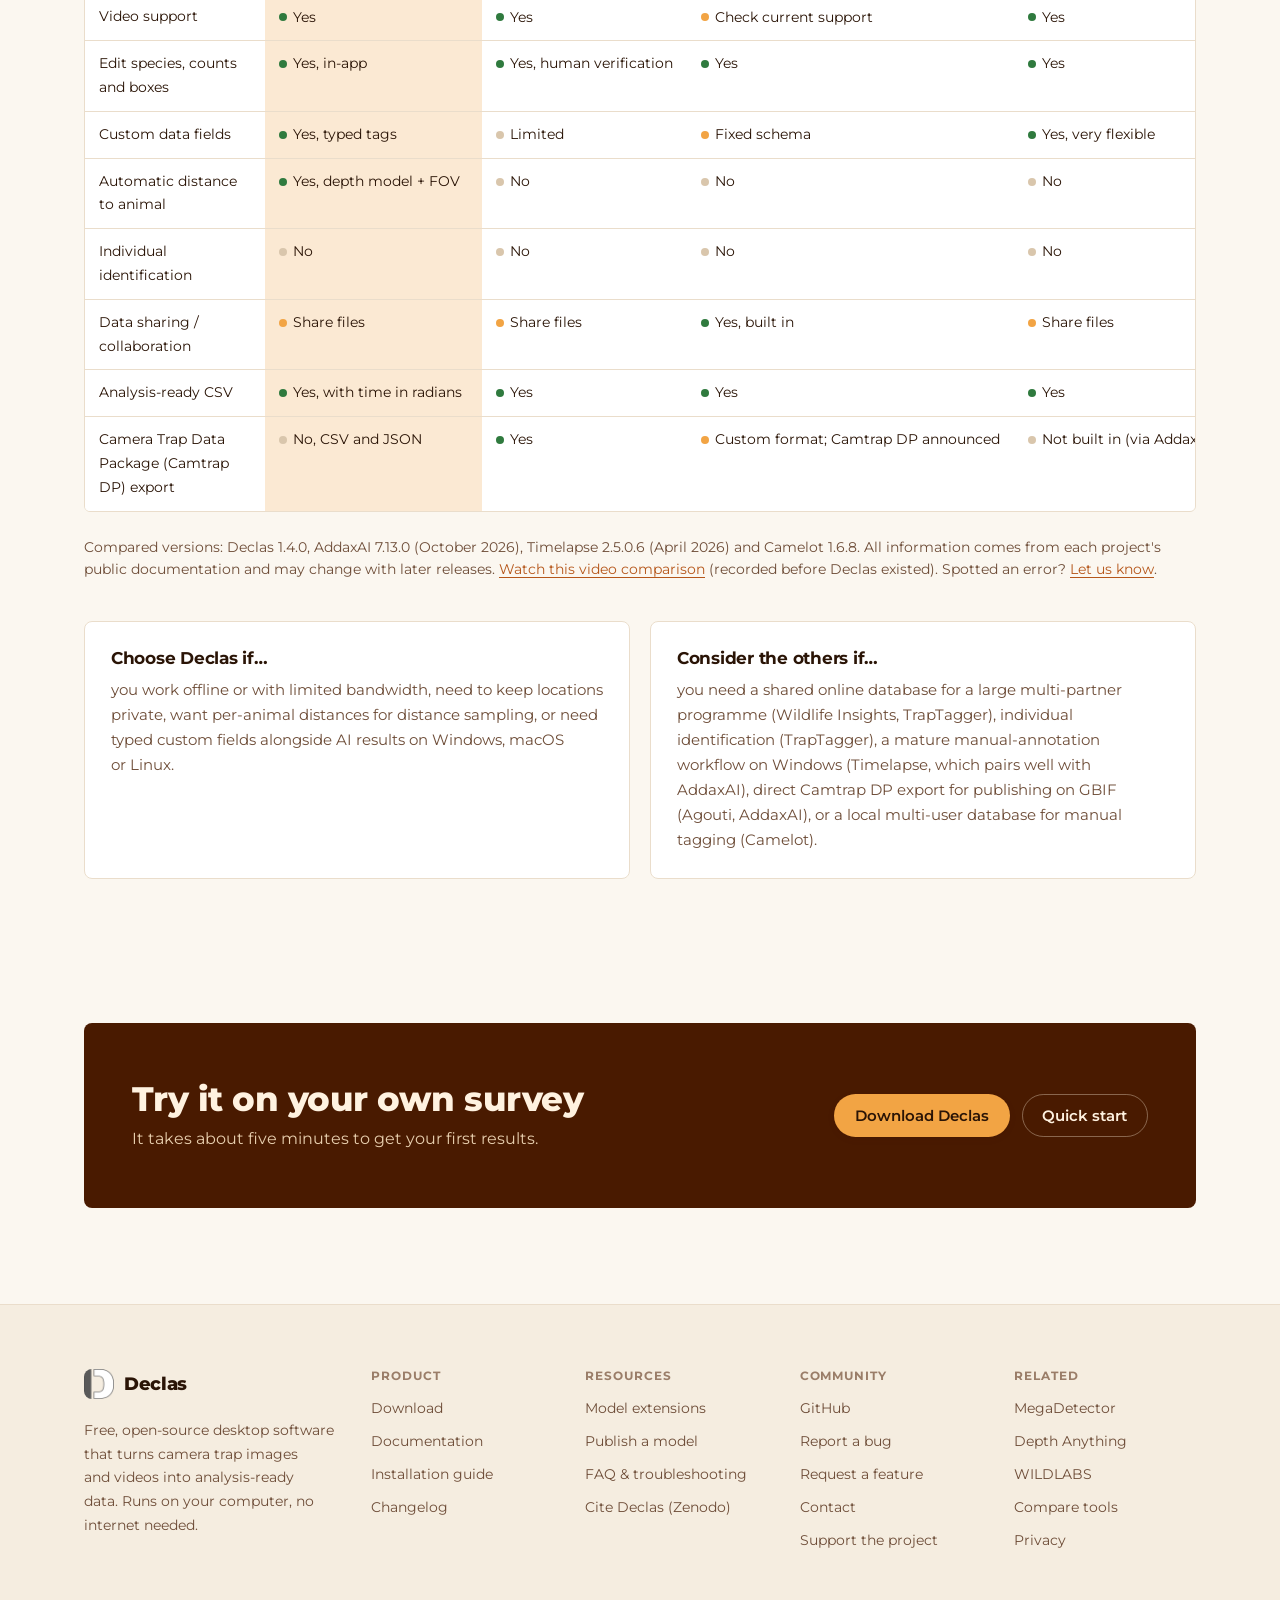
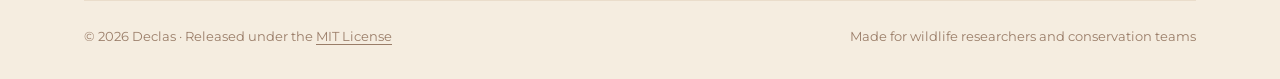
<file: docs/about.html>
<!DOCTYPE html>
<html lang="en" class="no-js">
<head>
  <meta charset="UTF-8">
  <meta name="viewport" content="width=device-width, initial-scale=1, viewport-fit=cover">
  <title>About Declas · Compared with AddaxAI, Wildlife Insights and Timelapse</title>
  <meta name="description" content="What Declas is, why it exists, and how it compares with AddaxAI, Wildlife Insights, Timelapse, TrapTagger, Agouti and Camelot for camera trap image analysis.">
  <link rel="canonical" href="https://stangandaho.github.io/declas/about.html">
  <link rel="alternate" hreflang="en" href="https://stangandaho.github.io/declas/about.html">
  <link rel="alternate" hreflang="fr" href="https://stangandaho.github.io/declas/fr/about.html">
  <link rel="alternate" hreflang="x-default" href="https://stangandaho.github.io/declas/about.html">
  <meta name="theme-color" content="#FBF7F0">
  <meta property="og:type" content="website">
  <meta property="og:site_name" content="Declas">
  <meta property="og:locale" content="en_US">
  <meta property="og:locale:alternate" content="fr_FR">
  <meta property="og:url" content="https://stangandaho.github.io/declas/about.html">
  <meta property="og:title" content="About Declas · Compared with AddaxAI, Wildlife Insights and Timelapse">
  <meta property="og:description" content="What Declas is, why it exists, and how it compares with AddaxAI, Wildlife Insights, Timelapse, TrapTagger, Agouti and Camelot for camera trap image analysis.">
  <meta property="og:image" content="https://stangandaho.github.io/declas/assets/img/og-image.jpg">
  <meta property="og:image:width" content="1200">
  <meta property="og:image:height" content="630">
  <meta name="twitter:card" content="summary_large_image">
  <meta name="twitter:title" content="About Declas · Compared with AddaxAI, Wildlife Insights and Timelapse">
  <meta name="twitter:description" content="What Declas is, why it exists, and how it compares with AddaxAI, Wildlife Insights, Timelapse, TrapTagger, Agouti and Camelot for camera trap image analysis.">
  <meta name="twitter:image" content="https://stangandaho.github.io/declas/assets/img/og-image.jpg">
  <link rel="icon" type="image/png" href="assets/img/logo.png">
  <link rel="preconnect" href="https://fonts.googleapis.com">
  <link rel="preconnect" href="https://fonts.gstatic.com" crossorigin>
  <link href="https://fonts.googleapis.com/css2?family=Montserrat:wght@400;500;600;700;800&family=JetBrains+Mono:wght@400;500&display=swap" rel="stylesheet">
  <script>try{if(!localStorage.getItem('declas-lang')&&/^fr\b/i.test((navigator.languages&&navigator.languages[0])||navigator.language||''))location.replace('fr/'+(location.pathname.split('/').pop()||'index.html')+location.hash)}catch(e){}</script>
  <script>try{var t=localStorage.getItem('declas-theme');if(t)document.documentElement.setAttribute('data-theme',t)}catch(e){}</script>
  <link rel="stylesheet" href="assets/css/site.css">
</head>
<body>
  <a class="skip-link" href="#main">Skip to content</a>
  <header class="site-header">
    <div class="container">
      <a class="brand" href="index.html"><img src="assets/img/logo.png" alt="" width="30" height="30">Declas</a>
      <nav class="nav" aria-label="Main">
        <a href="docs.html">Docs</a>
        <a href="about.html" aria-current="page">About</a>
        <a href="contact.html">Contact</a>
        <button type="button" class="btn btn-primary btn-sm nav-cta" data-open-download>Download</button>
        <a class="btn btn-secondary btn-sm nav-cta nav-donate" href="donate.html">Donation</a>
      </nav>
      <div class="header-tools">
        <div class="lang-switch" role="group" aria-label="Language"><a href="about.html" lang="en" hreflang="en" data-lang="en" aria-current="true">EN</a><a href="fr/about.html" lang="fr" hreflang="fr" data-lang="fr">FR</a></div>
        <button class="icon-btn theme-toggle" type="button" aria-label="Toggle dark mode">
          <svg class="icon-sun" viewBox="0 0 24 24" fill="none" stroke="currentColor" stroke-width="2" stroke-linecap="round"><circle cx="12" cy="12" r="4"/><path d="M12 2v2M12 20v2M4.9 4.9l1.4 1.4M17.7 17.7l1.4 1.4M2 12h2M20 12h2M4.9 19.1l1.4-1.4M17.7 6.3l1.4-1.4"/></svg>
          <svg class="icon-moon" viewBox="0 0 24 24" fill="none" stroke="currentColor" stroke-width="2" stroke-linecap="round" stroke-linejoin="round"><path d="M21 12.8A9 9 0 1 1 11.2 3a7 7 0 0 0 9.8 9.8z"/></svg>
        </button>
        <button class="icon-btn menu-toggle" type="button" aria-label="Open menu" aria-expanded="false">
          <svg viewBox="0 0 24 24" fill="none" stroke="currentColor" stroke-width="2" stroke-linecap="round"><path d="M4 7h16M4 12h16M4 17h16"/></svg>
        </button>
      </div>
    </div>
  </header>

  <main id="main">
    <section class="page-hero">
      <div class="container">
        <h1>Built for the people who empty the camera traps</h1>
        <p class="lead">Declas is a free, open-source desktop application that uses AI to detect wildlife and identify species in camera trap images and videos, and turns the results into flat, analysis-ready data.</p>
      </div>
    </section>

    <section class="section-sm" style="padding-top:8px">
      <div class="container">
        <div class="grid grid-2" style="align-items:start;gap:40px">
          <div>
            <h2 style="font-size:1.5rem;font-weight:800">Why Declas exists</h2>
            <p class="muted">A single camera trap survey can produce hundreds of thousands of images, most of them empty. Sorting them by hand takes months that field teams rarely have. Cloud platforms help, but they need fast internet, accounts and uploads of sensitive location data, which is a real barrier for many projects in Africa and other places with limited connectivity.</p>
            <p class="muted">Declas brings the same AI models to your own laptop. Install it once, download a model once, and process your surveys offline, wherever you are. The output is a plain CSV you can analyse in R, Python or a spreadsheet, with no lock-in.</p>
          </div>
          <div>
            <h2 style="font-size:1.5rem;font-weight:800">Principles</h2>
            <ul class="muted" style="padding-left:1.2em">
              <li>Your images and their GPS positions never leave your computer.</li>
              <li>MIT-licensed code, a public model registry, and results in plain JSON and CSV.</li>
              <li>Any team can publish a model for its region as an extension.</li>
              <li>Every species, count and box can be corrected before export.</li>
              <li>Time in radians, per-individual distances and tag columns designed for activity and density analyses.</li>
            </ul>
            <p class="muted">Declas is developed by <a href="https://github.com/stangandaho" target="_blank" rel="noopener">Stanislas Gandaho</a> with contributions from the community. It builds on the work of the model authors credited in the <a href="docs.html#model-list">model list</a>, including Microsoft AI for Good (MegaDetector), the DeepFaune initiative, Addax Data Science and the San Diego Zoo Wildlife Alliance.</p>
          </div>
        </div>
      </div>
    </section>

    <section class="section" id="compare">
      <div class="container">
        <div class="section-head">
          <h2>How Declas compares</h2>
          <p>There are excellent tools for camera trap AI, and the right one depends on your project. Here is an honest comparison with six widely used ones.</p>
        </div>
        <p class="legend" aria-label="Legend"><span class="yes">Supported or favourable</span><span class="part">Partial, limited or not documented</span><span class="no">Not supported or a limitation</span></p>
        <div class="table-wrap">
          <table class="compare">
            <thead>
              <tr>
                <th>Feature</th>
                <th class="is-declas">Declas</th>
                <th>AddaxAI</th>
                <th>Wildlife Insights</th>
                <th>Timelapse</th>
                <th>TrapTagger</th>
                <th>Agouti</th>
                <th>Camelot</th>
              </tr>
            </thead>
            <tbody>
              <tr><td>Type</td><td class="is-declas">Desktop app</td><td>Desktop app</td><td>Web platform</td><td>Desktop app</td><td>Web platform</td><td>Web platform</td><td>Desktop app (local or server)</td></tr>
              <tr><td>Works offline</td><td class="is-declas"><span class="yes">Yes</span></td><td><span class="yes">Yes</span></td><td><span class="no">No, upload required</span></td><td><span class="yes">Yes</span></td><td><span class="no">No, upload required</span></td><td><span class="no">No, upload required</span></td><td><span class="yes">Yes</span></td></tr>
              <tr><td>Operating systems</td><td class="is-declas">Windows, macOS, Linux</td><td>Windows, macOS, Linux</td><td>Any browser</td><td>Windows</td><td>Any browser</td><td>Any browser</td><td>Windows, macOS, Linux</td></tr>
              <tr><td>Cost</td><td class="is-declas">Free (MIT)</td><td>Free (MIT)</td><td>Free for most users; paid tiers for some organisations</td><td>Free</td><td>Free, open source</td><td>Free (not open source)</td><td>Free (AGPL-3.0)</td></tr>
              <tr><td>Account needed</td><td class="is-declas"><span class="yes">No</span></td><td><span class="yes">No</span></td><td><span class="no">Yes, with approval to upload</span></td><td><span class="yes">No</span></td><td><span class="no">Yes</span></td><td><span class="no">Yes</span></td><td><span class="yes">No</span></td></tr>
              <tr><td>Built-in AI detection</td><td class="is-declas"><span class="yes">Yes</span></td><td><span class="yes">Yes</span></td><td><span class="yes">Yes</span></td><td><span class="part">Imports results from AddaxAI / MegaDetector</span></td><td><span class="yes">Yes</span></td><td><span class="yes">Yes, MegaDetector</span></td><td><span class="no">No</span></td></tr>
              <tr><td>Species classification</td><td class="is-declas"><span class="yes">Regional models, plug-in</span></td><td><span class="yes">Regional models</span></td><td><span class="yes">Global model</span></td><td><span class="part">Via imported results</span></td><td><span class="yes">Mainly southern Africa</span></td><td><span class="yes">Regional models</span></td><td><span class="no">Manual</span></td></tr>
              <tr><td>Video support</td><td class="is-declas"><span class="yes">Yes</span></td><td><span class="yes">Yes</span></td><td><span class="part">Check current support</span></td><td><span class="yes">Yes</span></td><td><span class="part">Check current support</span></td><td><span class="yes">Yes</span></td><td><span class="part">Not documented</span></td></tr>
              <tr><td>Edit species, counts and boxes</td><td class="is-declas"><span class="yes">Yes, in-app</span></td><td><span class="yes">Yes, human verification</span></td><td><span class="yes">Yes</span></td><td><span class="yes">Yes</span></td><td><span class="yes">Yes</span></td><td><span class="yes">Yes</span></td><td><span class="yes">Yes, manual tagging</span></td></tr>
              <tr><td>Custom data fields</td><td class="is-declas"><span class="yes">Yes, typed tags</span></td><td><span class="no">Limited</span></td><td><span class="part">Fixed schema</span></td><td><span class="yes">Yes, very flexible</span></td><td><span class="part">Some</span></td><td><span class="part">Fixed schema</span></td><td><span class="yes">Yes</span></td></tr>
              <tr><td>Automatic distance to animal</td><td class="is-declas"><span class="yes">Yes, depth model + FOV</span></td><td><span class="no">No</span></td><td><span class="no">No</span></td><td><span class="no">No</span></td><td><span class="no">No</span></td><td><span class="part">Measurement tools for density studies</span></td><td><span class="no">No</span></td></tr>
              <tr><td>Individual identification</td><td class="is-declas"><span class="no">No</span></td><td><span class="no">No</span></td><td><span class="no">No</span></td><td><span class="no">No</span></td><td><span class="yes">Yes</span></td><td><span class="no">No</span></td><td><span class="no">No</span></td></tr>
              <tr><td>Data sharing / collaboration</td><td class="is-declas"><span class="part">Share files</span></td><td><span class="part">Share files</span></td><td><span class="yes">Yes, built in</span></td><td><span class="part">Share files</span></td><td><span class="yes">Yes, built in</span></td><td><span class="yes">Yes, built in</span></td><td><span class="yes">Multi-user server mode</span></td></tr>
              <tr><td>Analysis-ready CSV</td><td class="is-declas"><span class="yes">Yes, with time in radians</span></td><td><span class="yes">Yes</span></td><td><span class="yes">Yes</span></td><td><span class="yes">Yes</span></td><td><span class="yes">Yes</span></td><td><span class="yes">Yes</span></td><td><span class="yes">Yes</span></td></tr>
              <tr><td>Camera Trap Data Package (Camtrap DP) export</td><td class="is-declas"><span class="no">No, CSV and JSON</span></td><td><span class="yes">Yes</span></td><td><span class="part">Custom format; Camtrap DP announced</span></td><td><span class="no">Not built in (via AddaxAI)</span></td><td><span class="part">Not documented</span></td><td><span class="yes">Yes</span></td><td><span class="no">No, custom CSV</span></td></tr>
            </tbody>
          </table>
        </div>
        <p class="muted" style="font-size:.86rem">Compared versions: Declas 1.4.0, AddaxAI 7.13.0 (October 2026), Timelapse 2.5.0.6 (April 2026) and Camelot 1.6.8. All information comes from each project's public documentation and may change with later releases. <a href="https://youtu.be/tP1zoao2QdE" target="_blank" rel="noopener">Watch this video comparison</a> (recorded before Declas existed). Spotted an error? <a href="contact.html">Let us know</a>.</p>

        <div class="grid grid-2" style="margin-top:40px">
          <article class="card"><h3>Choose Declas if…</h3><p>you work offline or with limited bandwidth, need to keep locations private, want per-animal distances for distance sampling, or need typed custom fields alongside AI results on Windows, macOS or Linux.</p></article>
          <article class="card"><h3>Consider the others if…</h3><p>you need a shared online database for a large multi-partner programme (Wildlife Insights, TrapTagger), individual identification (TrapTagger), a mature manual-annotation workflow on Windows (Timelapse, which pairs well with AddaxAI), direct Camtrap DP export for publishing on GBIF (Agouti, AddaxAI), or a local multi-user database for manual tagging (Camelot).</p></article>
        </div>
      </div>
    </section>

    <section class="section-sm" style="padding-bottom:96px">
      <div class="container">
        <div class="cta-band">
          <div><h2>Try it on your own survey</h2><p>It takes about five minutes to get your first results.</p></div>
          <div class="hero-actions"><button class="btn btn-primary" type="button" data-open-download>Download Declas</button><a class="btn btn-secondary" href="docs.html#quick-start">Quick start</a></div>
        </div>
      </div>
    </section>
  </main>

  <div id="site-footer"></div>
  <script src="assets/js/config.js"></script>
  <script src="assets/js/site.js"></script>
</body>
</html>
</file>
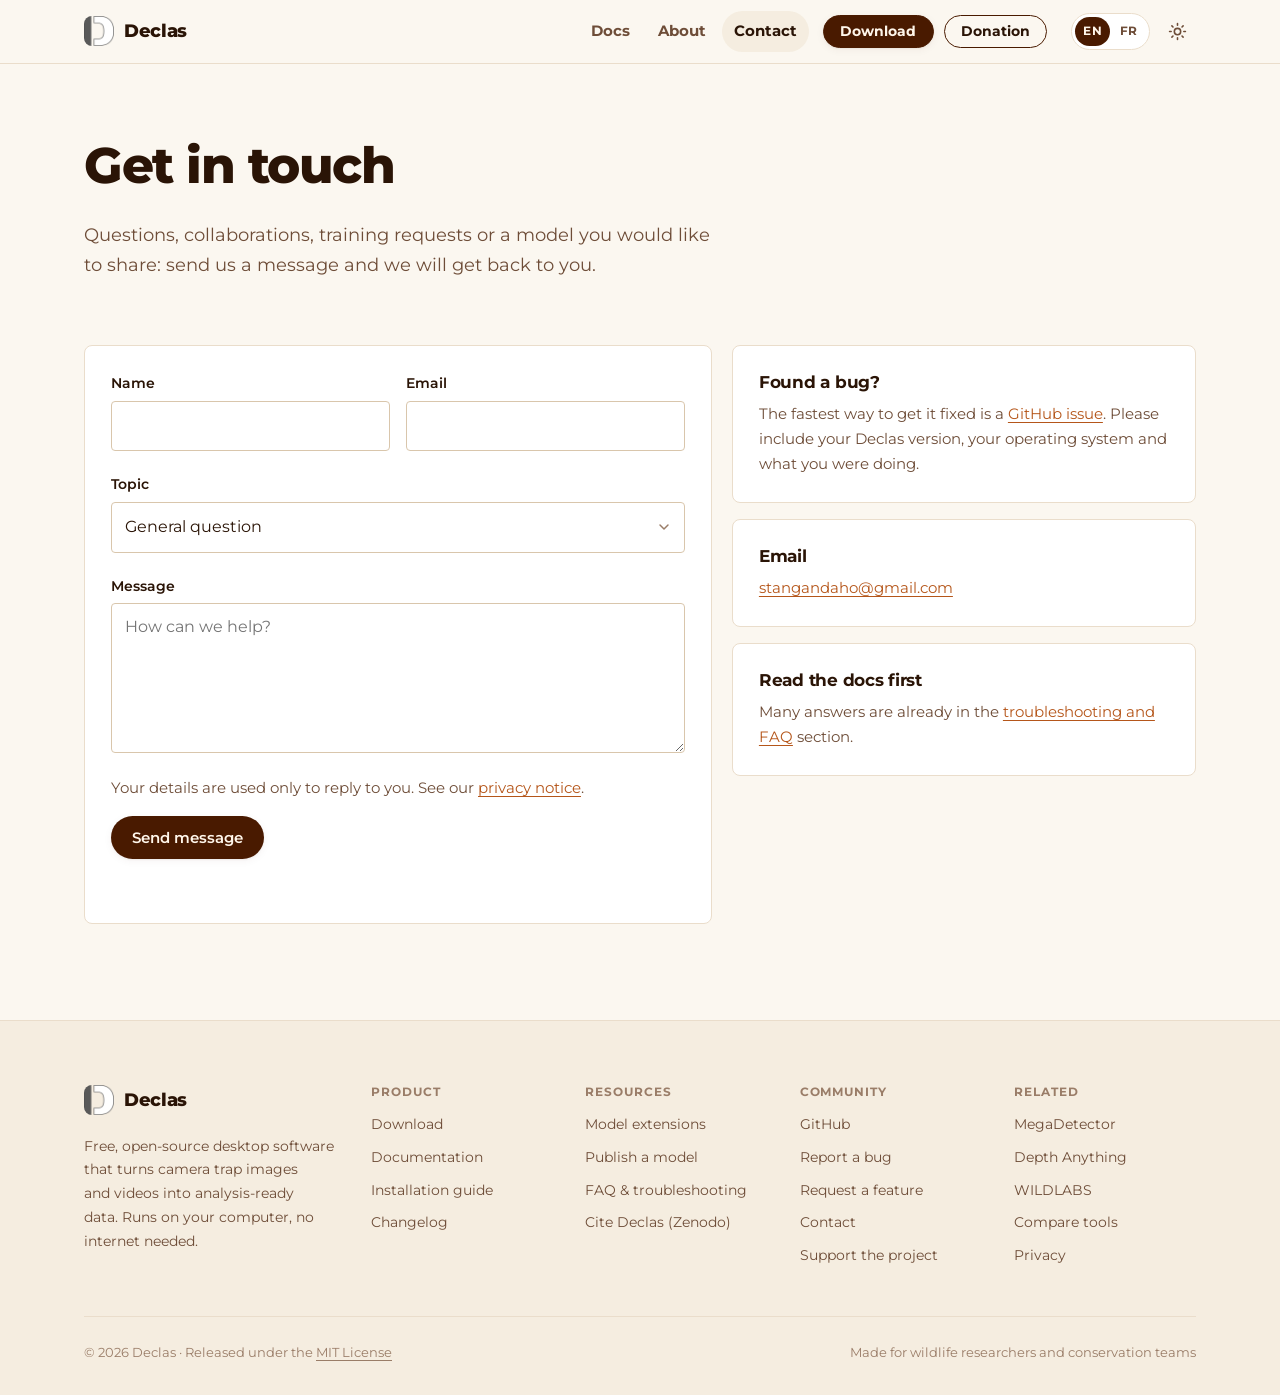
<file: docs/contact.html>
<!DOCTYPE html>
<html lang="en" class="no-js">
<head>
  <meta charset="UTF-8">
  <meta name="viewport" content="width=device-width, initial-scale=1, viewport-fit=cover">
  <title>Contact the Declas team</title>
  <meta name="description" content="Contact the Declas team for help, bug reports, collaborations, training workshops or to share a camera trap AI model.">
  <link rel="canonical" href="https://stangandaho.github.io/declas/contact.html">
  <link rel="alternate" hreflang="en" href="https://stangandaho.github.io/declas/contact.html">
  <link rel="alternate" hreflang="fr" href="https://stangandaho.github.io/declas/fr/contact.html">
  <link rel="alternate" hreflang="x-default" href="https://stangandaho.github.io/declas/contact.html">
  <meta name="theme-color" content="#FBF7F0">
  <meta property="og:type" content="website">
  <meta property="og:site_name" content="Declas">
  <meta property="og:locale" content="en_US">
  <meta property="og:locale:alternate" content="fr_FR">
  <meta property="og:url" content="https://stangandaho.github.io/declas/contact.html">
  <meta property="og:title" content="Contact the Declas team">
  <meta property="og:description" content="Contact the Declas team for help, bug reports, collaborations, training workshops or to share a camera trap AI model.">
  <meta property="og:image" content="https://stangandaho.github.io/declas/assets/img/og-image.jpg">
  <meta property="og:image:width" content="1200">
  <meta property="og:image:height" content="630">
  <meta name="twitter:card" content="summary_large_image">
  <meta name="twitter:title" content="Contact the Declas team">
  <meta name="twitter:description" content="Contact the Declas team for help, bug reports, collaborations, training workshops or to share a camera trap AI model.">
  <meta name="twitter:image" content="https://stangandaho.github.io/declas/assets/img/og-image.jpg">
  <link rel="icon" type="image/png" href="assets/img/logo.png">
  <link rel="preconnect" href="https://fonts.googleapis.com">
  <link rel="preconnect" href="https://fonts.gstatic.com" crossorigin>
  <link href="https://fonts.googleapis.com/css2?family=Montserrat:wght@400;500;600;700;800&family=JetBrains+Mono:wght@400;500&display=swap" rel="stylesheet">
  <script>try{if(!localStorage.getItem('declas-lang')&&/^fr\b/i.test((navigator.languages&&navigator.languages[0])||navigator.language||''))location.replace('fr/'+(location.pathname.split('/').pop()||'index.html')+location.hash)}catch(e){}</script>
  <script>try{var t=localStorage.getItem('declas-theme');if(t)document.documentElement.setAttribute('data-theme',t)}catch(e){}</script>
  <link rel="stylesheet" href="assets/css/site.css">
</head>
<body>
  <a class="skip-link" href="#main">Skip to content</a>
  <header class="site-header">
    <div class="container">
      <a class="brand" href="index.html"><img src="assets/img/logo.png" alt="" width="30" height="30">Declas</a>
      <nav class="nav" aria-label="Main">
        <a href="docs.html">Docs</a>
        <a href="about.html">About</a>
        <a href="contact.html" aria-current="page">Contact</a>
        <button type="button" class="btn btn-primary btn-sm nav-cta" data-open-download>Download</button>
        <a class="btn btn-secondary btn-sm nav-cta nav-donate" href="donate.html">Donation</a>
      </nav>
      <div class="header-tools">
        <div class="lang-switch" role="group" aria-label="Language"><a href="contact.html" lang="en" hreflang="en" data-lang="en" aria-current="true">EN</a><a href="fr/contact.html" lang="fr" hreflang="fr" data-lang="fr">FR</a></div>
        <button class="icon-btn theme-toggle" type="button" aria-label="Toggle dark mode">
          <svg class="icon-sun" viewBox="0 0 24 24" fill="none" stroke="currentColor" stroke-width="2" stroke-linecap="round"><circle cx="12" cy="12" r="4"/><path d="M12 2v2M12 20v2M4.9 4.9l1.4 1.4M17.7 17.7l1.4 1.4M2 12h2M20 12h2M4.9 19.1l1.4-1.4M17.7 6.3l1.4-1.4"/></svg>
          <svg class="icon-moon" viewBox="0 0 24 24" fill="none" stroke="currentColor" stroke-width="2" stroke-linecap="round" stroke-linejoin="round"><path d="M21 12.8A9 9 0 1 1 11.2 3a7 7 0 0 0 9.8 9.8z"/></svg>
        </button>
        <button class="icon-btn menu-toggle" type="button" aria-label="Open menu" aria-expanded="false">
          <svg viewBox="0 0 24 24" fill="none" stroke="currentColor" stroke-width="2" stroke-linecap="round"><path d="M4 7h16M4 12h16M4 17h16"/></svg>
        </button>
      </div>
    </div>
  </header>

  <main id="main">
    <section class="page-hero">
      <div class="container">
        <h1>Get in touch</h1>
        <p class="lead">Questions, collaborations, training requests or a model you would like to share: send us a message and we will get back to you.</p>
      </div>
    </section>

    <section class="section-sm" style="padding-top:8px;padding-bottom:96px">
      <div class="container">
        <div class="donate-grid">
          <article class="card">
            <form class="form" id="contact-form" novalidate>
              <div class="form-row">
                <div class="field"><label for="c-name">Name</label><input class="input" id="c-name" name="name" type="text" required autocomplete="name" maxlength="120"><span class="field-error" aria-live="polite"></span></div>
                <div class="field"><label for="c-email">Email</label><input class="input" id="c-email" name="email" type="email" required autocomplete="email" inputmode="email" spellcheck="false" maxlength="160"><span class="field-error" aria-live="polite"></span></div>
              </div>
              <div class="field">
                <label for="c-topic">Topic</label>
                <select class="select" id="c-topic" name="topic" required>
                  <option>General question</option>
                  <option>Help using Declas</option>
                  <option>Bug report</option>
                  <option>Collaboration or research project</option>
                  <option>Training or workshop</option>
                  <option>Model extension</option>
                  <option>Donation</option>
                  <option>Other</option>
                </select>
                <span class="field-error"></span>
              </div>
              <div class="field"><label for="c-message">Message</label><textarea class="textarea" id="c-message" name="message" required maxlength="5000" placeholder="How can we help?"></textarea><span class="field-error" aria-live="polite"></span></div>
              <div class="hp" aria-hidden="true"><label for="c-website">Website</label><input id="c-website" name="website" type="text" tabindex="-1" autocomplete="off"></div>
              <p class="field-hint">Your details are used only to reply to you. See our <a href="privacy.html">privacy notice</a>.</p>
              <div><button class="btn btn-primary" type="submit">Send message</button></div>
              <p class="form-status" role="status" aria-live="polite"></p>
            </form>
          </article>

          <div class="grid" style="gap:16px">
            <article class="card">
              <h3>Found a bug?</h3>
              <p>The fastest way to get it fixed is a <a href="https://github.com/stangandaho/declas/issues/new" target="_blank" rel="noopener">GitHub issue</a>. Please include your Declas version, your operating system and what you were doing.</p>
            </article>
            <article class="card">
              <h3>Email</h3>
              <p><a href="mailto:stangandaho@gmail.com">stangandaho@gmail.com</a></p>
            </article>
            <article class="card">
              <h3>Read the docs first</h3>
              <p>Many answers are already in the <a href="docs.html#faq">troubleshooting and FAQ</a> section.</p>
            </article>
          </div>
        </div>
      </div>
    </section>
  </main>

  <div id="site-footer"></div>
  <script src="assets/js/config.js"></script>
  <script src="assets/js/site.js"></script>
</body>
</html>
</file>
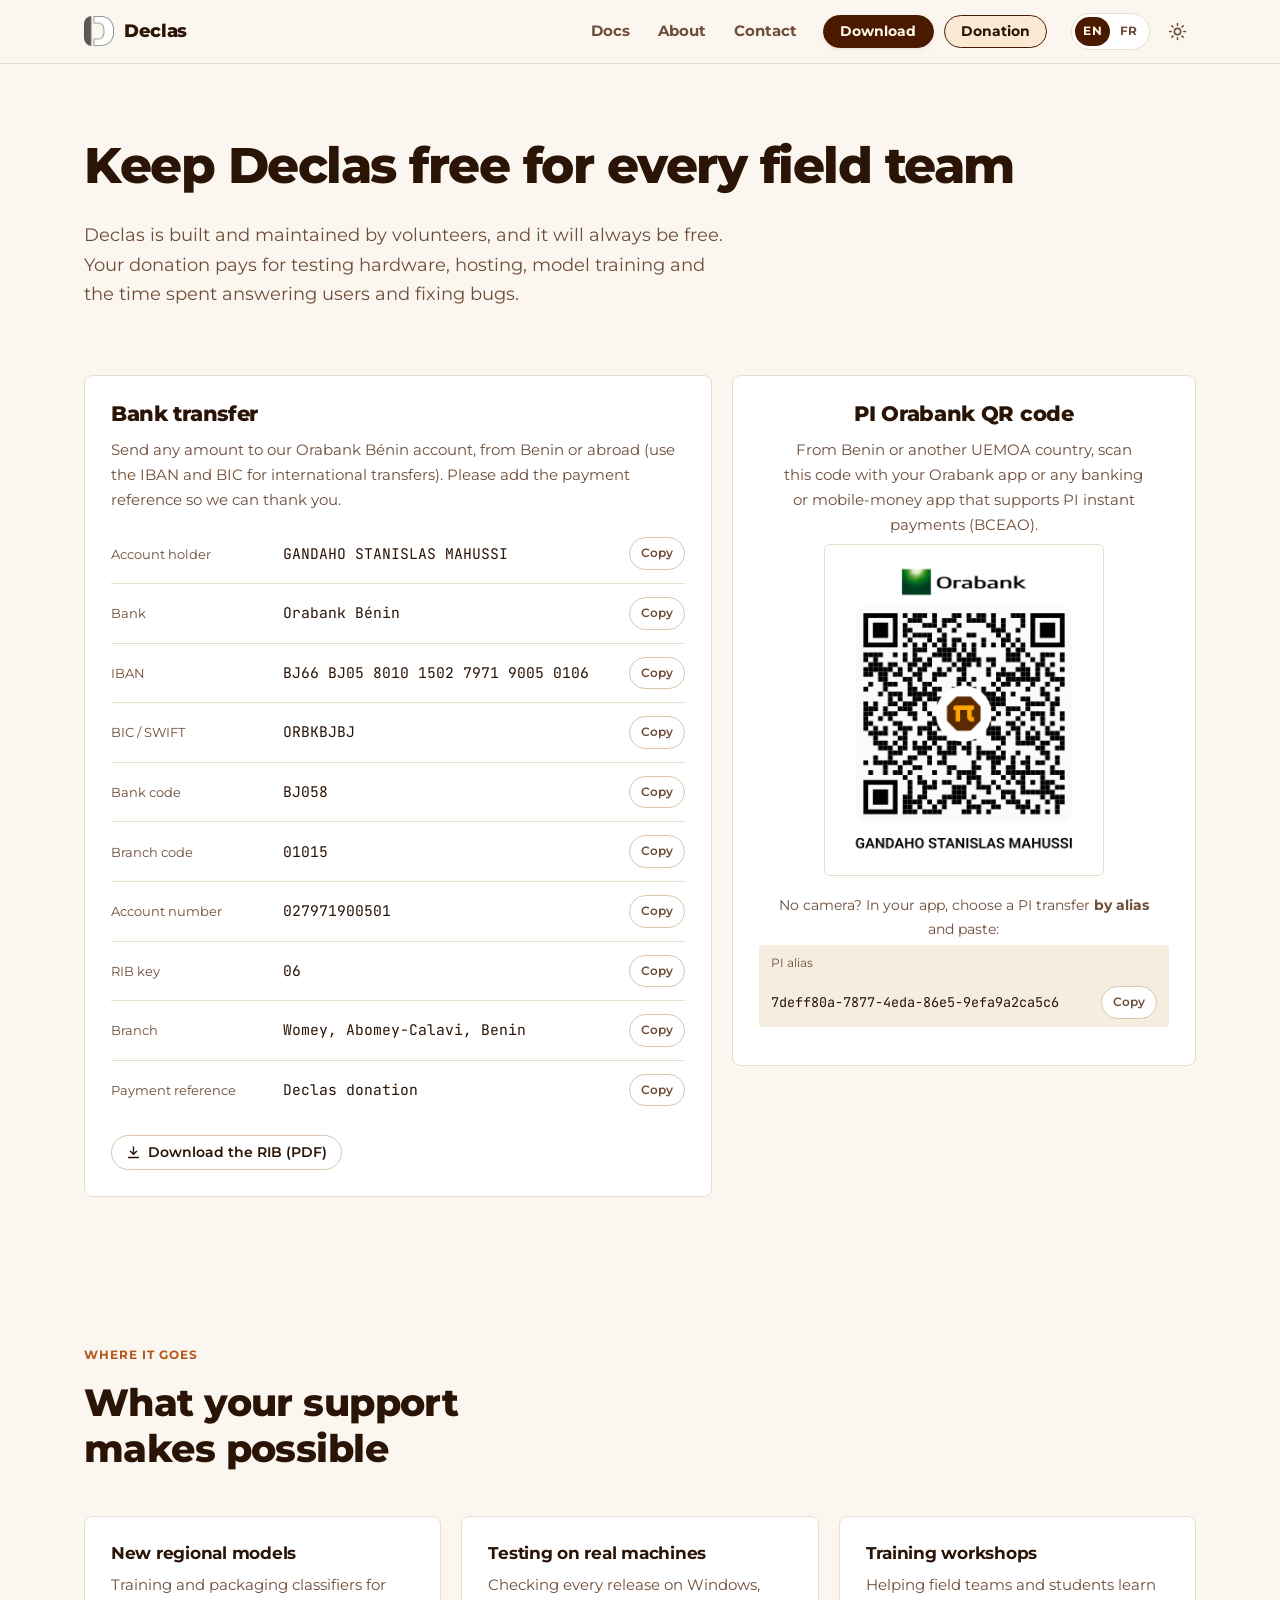
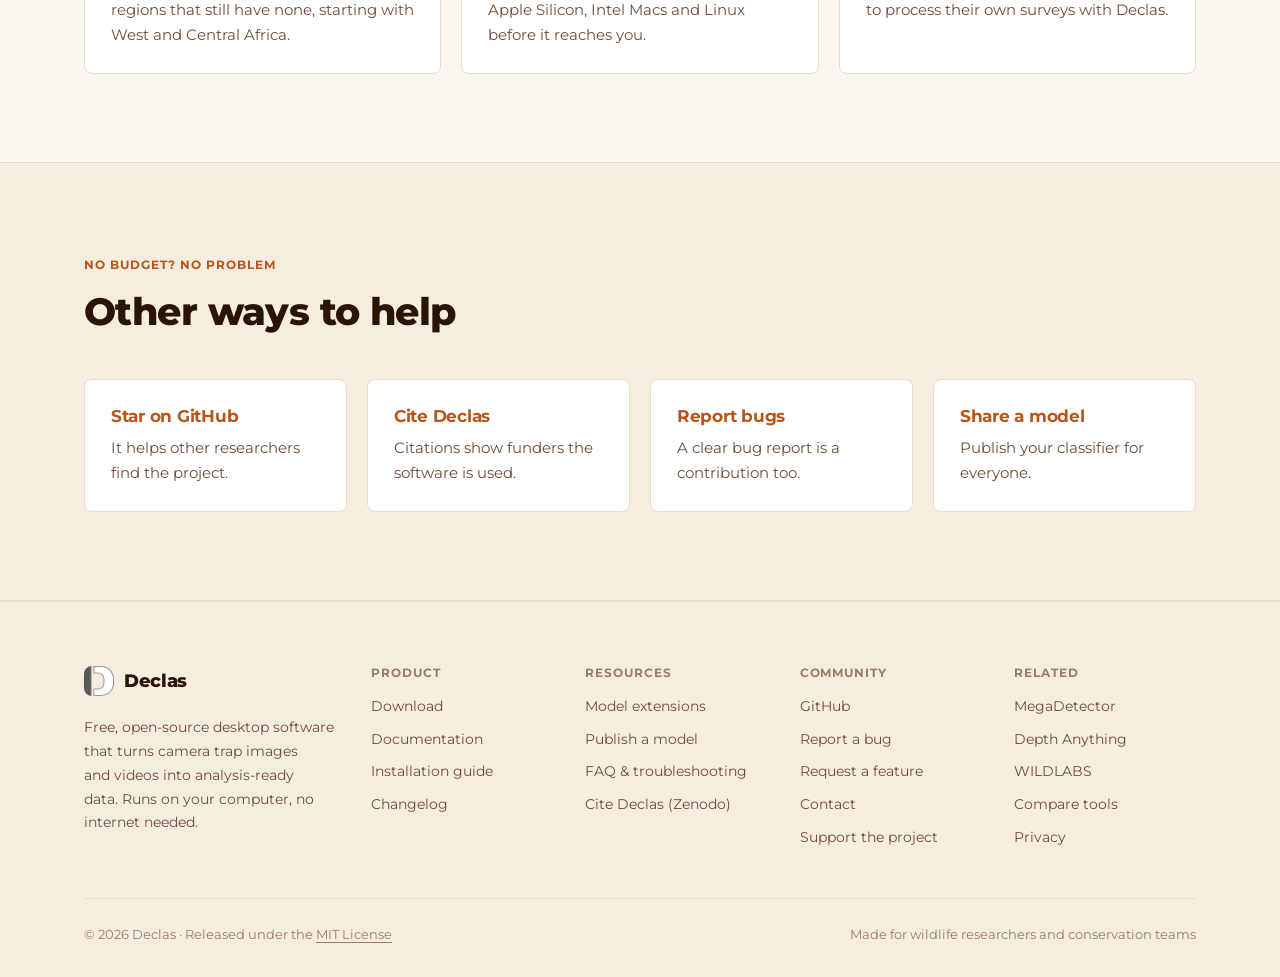
<file: docs/donate.html>
<!DOCTYPE html>
<html lang="en" class="no-js">
<head>
  <meta charset="UTF-8">
  <meta name="viewport" content="width=device-width, initial-scale=1, viewport-fit=cover">
  <title>Donate to Declas · Support free camera trap AI</title>
  <meta name="description" content="Support Declas, free and open-source AI software for camera traps, by bank transfer (Orabank Bénin) or PI QR code.">
  <link rel="canonical" href="https://stangandaho.github.io/declas/donate.html">
  <link rel="alternate" hreflang="en" href="https://stangandaho.github.io/declas/donate.html">
  <link rel="alternate" hreflang="fr" href="https://stangandaho.github.io/declas/fr/donate.html">
  <link rel="alternate" hreflang="x-default" href="https://stangandaho.github.io/declas/donate.html">
  <meta name="theme-color" content="#FBF7F0">
  <meta property="og:type" content="website">
  <meta property="og:site_name" content="Declas">
  <meta property="og:locale" content="en_US">
  <meta property="og:locale:alternate" content="fr_FR">
  <meta property="og:url" content="https://stangandaho.github.io/declas/donate.html">
  <meta property="og:title" content="Donate to Declas · Support free camera trap AI">
  <meta property="og:description" content="Support Declas, free and open-source AI software for camera traps, by bank transfer (Orabank Bénin) or PI QR code.">
  <meta property="og:image" content="https://stangandaho.github.io/declas/assets/img/og-image.jpg">
  <meta property="og:image:width" content="1200">
  <meta property="og:image:height" content="630">
  <meta name="twitter:card" content="summary_large_image">
  <meta name="twitter:title" content="Donate to Declas · Support free camera trap AI">
  <meta name="twitter:description" content="Support Declas, free and open-source AI software for camera traps, by bank transfer (Orabank Bénin) or PI QR code.">
  <meta name="twitter:image" content="https://stangandaho.github.io/declas/assets/img/og-image.jpg">
  <link rel="icon" type="image/png" href="assets/img/logo.png">
  <link rel="preconnect" href="https://fonts.googleapis.com">
  <link rel="preconnect" href="https://fonts.gstatic.com" crossorigin>
  <link href="https://fonts.googleapis.com/css2?family=Montserrat:wght@400;500;600;700;800&family=JetBrains+Mono:wght@400;500&display=swap" rel="stylesheet">
  <script>try{if(!localStorage.getItem('declas-lang')&&/^fr\b/i.test((navigator.languages&&navigator.languages[0])||navigator.language||''))location.replace('fr/'+(location.pathname.split('/').pop()||'index.html')+location.hash)}catch(e){}</script>
  <script>try{var t=localStorage.getItem('declas-theme');if(t)document.documentElement.setAttribute('data-theme',t)}catch(e){}</script>
  <link rel="stylesheet" href="assets/css/site.css">
</head>
<body>
  <a class="skip-link" href="#main">Skip to content</a>
  <header class="site-header">
    <div class="container">
      <a class="brand" href="index.html"><img src="assets/img/logo.png" alt="" width="30" height="30">Declas</a>
      <nav class="nav" aria-label="Main">
        <a href="docs.html">Docs</a>
        <a href="about.html">About</a>
        <a href="contact.html">Contact</a>
        <button type="button" class="btn btn-primary btn-sm nav-cta" data-open-download>Download</button>
        <a class="btn btn-secondary btn-sm nav-cta nav-donate" href="donate.html" aria-current="page">Donation</a>
      </nav>
      <div class="header-tools">
        <div class="lang-switch" role="group" aria-label="Language"><a href="donate.html" lang="en" hreflang="en" data-lang="en" aria-current="true">EN</a><a href="fr/donate.html" lang="fr" hreflang="fr" data-lang="fr">FR</a></div>
        <button class="icon-btn theme-toggle" type="button" aria-label="Toggle dark mode">
          <svg class="icon-sun" viewBox="0 0 24 24" fill="none" stroke="currentColor" stroke-width="2" stroke-linecap="round"><circle cx="12" cy="12" r="4"/><path d="M12 2v2M12 20v2M4.9 4.9l1.4 1.4M17.7 17.7l1.4 1.4M2 12h2M20 12h2M4.9 19.1l1.4-1.4M17.7 6.3l1.4-1.4"/></svg>
          <svg class="icon-moon" viewBox="0 0 24 24" fill="none" stroke="currentColor" stroke-width="2" stroke-linecap="round" stroke-linejoin="round"><path d="M21 12.8A9 9 0 1 1 11.2 3a7 7 0 0 0 9.8 9.8z"/></svg>
        </button>
        <button class="icon-btn menu-toggle" type="button" aria-label="Open menu" aria-expanded="false">
          <svg viewBox="0 0 24 24" fill="none" stroke="currentColor" stroke-width="2" stroke-linecap="round"><path d="M4 7h16M4 12h16M4 17h16"/></svg>
        </button>
      </div>
    </div>
  </header>

  <main id="main">
    <section class="page-hero">
      <div class="container">
        <h1>Keep Declas free for every field team</h1>
        <p class="lead">Declas is built and maintained by volunteers, and it will always be free. Your donation pays for testing hardware, hosting, model training and the time spent answering users and fixing bugs.</p>
      </div>
    </section>

    <section class="section-sm" style="padding-top:8px">
      <div class="container">
        <div class="donate-grid">
          <article class="card">
            <h2 style="font-size:1.3rem;font-weight:800">Bank transfer</h2>
            <p class="muted" style="font-size:.95rem">Send any amount to our Orabank Bénin account, from Benin or abroad (use the IBAN and BIC for international transfers). Please add the payment reference so we can thank you.</p>
            <dl class="kv" id="bank-details" style="margin-top:12px"></dl>
            <a class="btn btn-secondary btn-sm" id="rib-download" href="#" download style="margin-top:16px">
              <svg viewBox="0 0 24 24" fill="none" stroke="currentColor" stroke-width="2.2" stroke-linecap="round" stroke-linejoin="round"><path d="M12 3v12"/><path d="m7 10 5 5 5-5"/><path d="M4 20h16"/></svg>
              Download the RIB (PDF)
            </a>
          </article>

          <article class="card center">
            <h2 style="font-size:1.3rem;font-weight:800">PI Orabank QR code</h2>
            <p class="muted" style="font-size:.95rem">From Benin or another UEMOA country, scan this code with your Orabank app or any banking or mobile-money app that supports PI instant payments (BCEAO).</p>
            <div class="qr-box" id="piorabank-qr"></div>
            <p class="muted" style="font-size:.9rem;margin:0 0 4px">No camera? In your app, choose a PI transfer <strong>by alias</strong> and paste:</p>
            <dl class="kv pi-alias" id="pi-alias" style="text-align:left;margin-bottom:12px"></dl>
            <a class="btn btn-primary btn-block" id="piorabank-link" href="#" target="_blank" rel="noopener"><span>Open the payment link</span></a>
          </article>
        </div>
      </div>
    </section>

    <section class="section">
      <div class="container">
        <div class="section-head">
          <span class="eyebrow">Where it goes</span>
          <h2>What your support makes possible</h2>
        </div>
        <div class="grid grid-3">
          <article class="card"><h3>New regional models</h3><p>Training and packaging classifiers for regions that still have none, starting with West and Central Africa.</p></article>
          <article class="card"><h3>Testing on real machines</h3><p>Checking every release on Windows, Apple Silicon, Intel Macs and Linux before it reaches you.</p></article>
          <article class="card"><h3>Training workshops</h3><p>Helping field teams and students learn to process their own surveys with Declas.</p></article>
        </div>
      </div>
    </section>

    <section class="section section-alt">
      <div class="container">
        <div class="section-head">
          <span class="eyebrow">No budget? No problem</span>
          <h2>Other ways to help</h2>
        </div>
        <div class="grid grid-4">
          <a class="card" href="https://github.com/stangandaho/declas" target="_blank" rel="noopener" style="text-decoration:none"><h3>Star on GitHub</h3><p>It helps other researchers find the project.</p></a>
          <a class="card" href="https://doi.org/10.5281/zenodo.20951592" target="_blank" rel="noopener" style="text-decoration:none"><h3>Cite Declas</h3><p>Citations show funders the software is used.</p></a>
          <a class="card" href="https://github.com/stangandaho/declas/issues" target="_blank" rel="noopener" style="text-decoration:none"><h3>Report bugs</h3><p>A clear bug report is a contribution too.</p></a>
          <a class="card" href="docs.html#publish" style="text-decoration:none"><h3>Share a model</h3><p>Publish your classifier for everyone.</p></a>
        </div>
      </div>
    </section>
  </main>

  <div id="site-footer"></div>
  <script src="assets/js/config.js"></script>
  <script src="assets/js/site.js"></script>
</body>
</html>
</file>
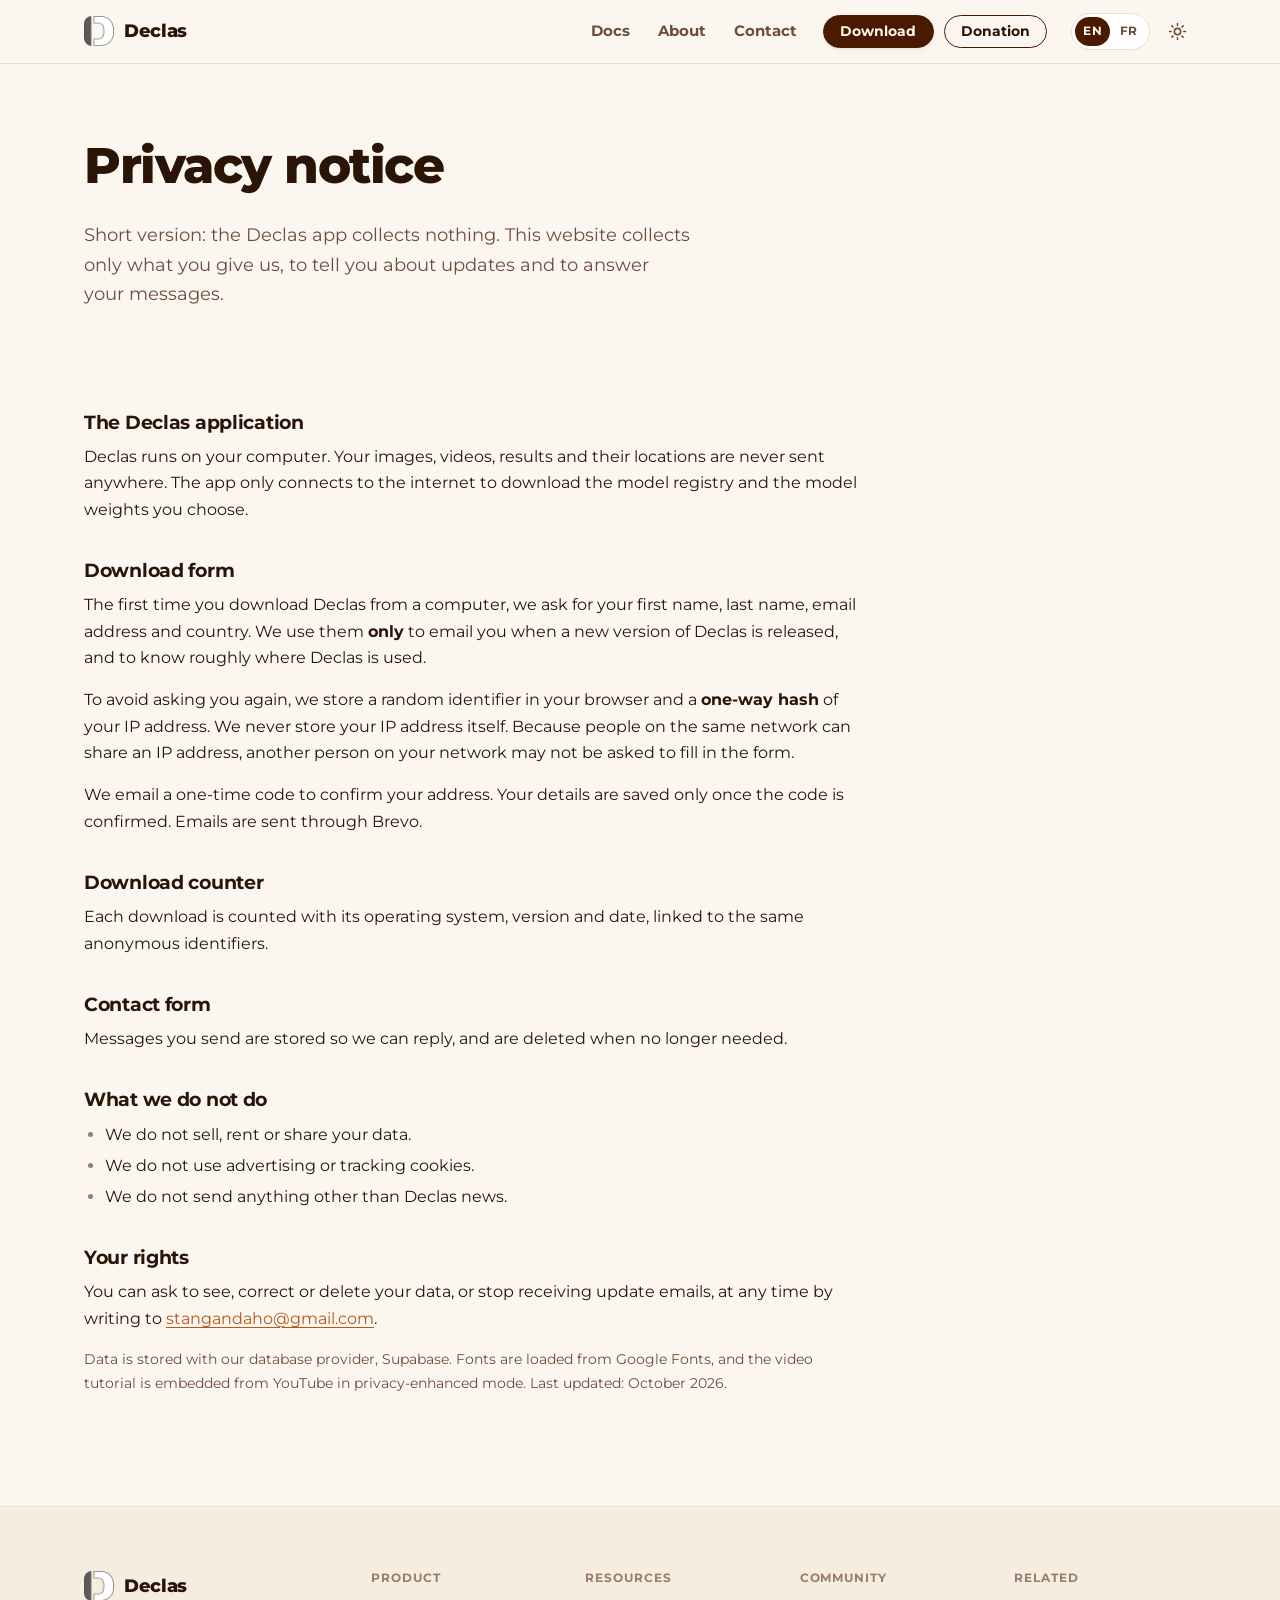
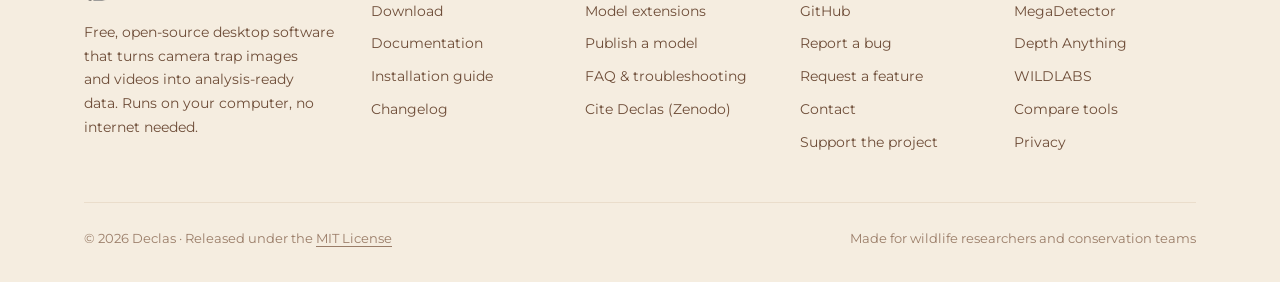
<file: docs/privacy.html>
<!DOCTYPE html>
<html lang="en" class="no-js">
<head>
  <meta charset="UTF-8">
  <meta name="viewport" content="width=device-width, initial-scale=1, viewport-fit=cover">
  <title>Privacy · Declas</title>
  <meta name="description" content="How the Declas website handles your data: what is collected, why, and how to have it deleted.">
  <link rel="canonical" href="https://stangandaho.github.io/declas/privacy.html">
  <link rel="alternate" hreflang="en" href="https://stangandaho.github.io/declas/privacy.html">
  <link rel="alternate" hreflang="fr" href="https://stangandaho.github.io/declas/fr/privacy.html">
  <link rel="alternate" hreflang="x-default" href="https://stangandaho.github.io/declas/privacy.html">
  <meta name="theme-color" content="#FBF7F0">
  <meta property="og:type" content="website">
  <meta property="og:site_name" content="Declas">
  <meta property="og:locale" content="en_US">
  <meta property="og:locale:alternate" content="fr_FR">
  <meta property="og:url" content="https://stangandaho.github.io/declas/privacy.html">
  <meta property="og:title" content="Privacy · Declas">
  <meta property="og:description" content="How the Declas website handles your data: what is collected, why, and how to have it deleted.">
  <meta property="og:image" content="https://stangandaho.github.io/declas/assets/img/og-image.jpg">
  <meta property="og:image:width" content="1200">
  <meta property="og:image:height" content="630">
  <meta name="twitter:card" content="summary_large_image">
  <meta name="twitter:title" content="Privacy · Declas">
  <meta name="twitter:description" content="How the Declas website handles your data: what is collected, why, and how to have it deleted.">
  <meta name="twitter:image" content="https://stangandaho.github.io/declas/assets/img/og-image.jpg">
  <link rel="icon" type="image/png" href="assets/img/logo.png">
  <link rel="preconnect" href="https://fonts.googleapis.com">
  <link rel="preconnect" href="https://fonts.gstatic.com" crossorigin>
  <link href="https://fonts.googleapis.com/css2?family=Montserrat:wght@400;500;600;700;800&family=JetBrains+Mono:wght@400;500&display=swap" rel="stylesheet">
  <script>try{if(!localStorage.getItem('declas-lang')&&/^fr\b/i.test((navigator.languages&&navigator.languages[0])||navigator.language||''))location.replace('fr/'+(location.pathname.split('/').pop()||'index.html')+location.hash)}catch(e){}</script>
  <script>try{var t=localStorage.getItem('declas-theme');if(t)document.documentElement.setAttribute('data-theme',t)}catch(e){}</script>
  <link rel="stylesheet" href="assets/css/site.css">
</head>
<body>
  <a class="skip-link" href="#main">Skip to content</a>
  <header class="site-header">
    <div class="container">
      <a class="brand" href="index.html"><img src="assets/img/logo.png" alt="" width="30" height="30">Declas</a>
      <nav class="nav" aria-label="Main">
        <a href="docs.html">Docs</a>
        <a href="about.html">About</a>
        <a href="contact.html">Contact</a>
        <button type="button" class="btn btn-primary btn-sm nav-cta" data-open-download>Download</button>
        <a class="btn btn-secondary btn-sm nav-cta nav-donate" href="donate.html">Donation</a>
      </nav>
      <div class="header-tools">
        <div class="lang-switch" role="group" aria-label="Language"><a href="privacy.html" lang="en" hreflang="en" data-lang="en" aria-current="true">EN</a><a href="fr/privacy.html" lang="fr" hreflang="fr" data-lang="fr">FR</a></div>
        <button class="icon-btn theme-toggle" type="button" aria-label="Toggle dark mode">
          <svg class="icon-sun" viewBox="0 0 24 24" fill="none" stroke="currentColor" stroke-width="2" stroke-linecap="round"><circle cx="12" cy="12" r="4"/><path d="M12 2v2M12 20v2M4.9 4.9l1.4 1.4M17.7 17.7l1.4 1.4M2 12h2M20 12h2M4.9 19.1l1.4-1.4M17.7 6.3l1.4-1.4"/></svg>
          <svg class="icon-moon" viewBox="0 0 24 24" fill="none" stroke="currentColor" stroke-width="2" stroke-linecap="round" stroke-linejoin="round"><path d="M21 12.8A9 9 0 1 1 11.2 3a7 7 0 0 0 9.8 9.8z"/></svg>
        </button>
        <button class="icon-btn menu-toggle" type="button" aria-label="Open menu" aria-expanded="false">
          <svg viewBox="0 0 24 24" fill="none" stroke="currentColor" stroke-width="2" stroke-linecap="round"><path d="M4 7h16M4 12h16M4 17h16"/></svg>
        </button>
      </div>
    </div>
  </header>

  <main id="main">
    <section class="page-hero">
      <div class="container">
        <h1>Privacy notice</h1>
        <p class="lead">Short version: the Declas app collects nothing. This website collects only what you give us, to tell you about updates and to answer your messages.</p>
      </div>
    </section>
    <section class="section-sm" style="padding-top:8px;padding-bottom:96px">
      <div class="container">
        <div class="prose">
          <h3>The Declas application</h3>
          <p>Declas runs on your computer. Your images, videos, results and their locations are never sent anywhere. The app only connects to the internet to download the model registry and the model weights you choose.</p>
          <h3>Download form</h3>
          <p>The first time you download Declas from a computer, we ask for your first name, last name, email address and country. We use them <strong>only</strong> to email you when a new version of Declas is released, and to know roughly where Declas is used.</p>
          <p>To avoid asking you again, we store a random identifier in your browser and a <strong>one-way hash</strong> of your IP address. We never store your IP address itself. Because people on the same network can share an IP address, another person on your network may not be asked to fill in the form.</p>
          <p>We email a one-time code to confirm your address. Your details are saved only once the code is confirmed. Emails are sent through Brevo.</p>
          <h3>Download counter</h3>
          <p>Each download is counted with its operating system, version and date, linked to the same anonymous identifiers.</p>
          <h3>Contact form</h3>
          <p>Messages you send are stored so we can reply, and are deleted when no longer needed.</p>
          <h3>What we do not do</h3>
          <ul>
            <li>We do not sell, rent or share your data.</li>
            <li>We do not use advertising or tracking cookies.</li>
            <li>We do not send anything other than Declas news.</li>
          </ul>
          <h3>Your rights</h3>
          <p>You can ask to see, correct or delete your data, or stop receiving update emails, at any time by writing to <a href="mailto:stangandaho@gmail.com">stangandaho@gmail.com</a>.</p>
          <p class="muted" style="font-size:.9rem">Data is stored with our database provider, Supabase. Fonts are loaded from Google Fonts, and the video tutorial is embedded from YouTube in privacy-enhanced mode. Last updated: October 2026.</p>
        </div>
      </div>
    </section>
  </main>

  <div id="site-footer"></div>
  <script src="assets/js/config.js"></script>
  <script src="assets/js/site.js"></script>
</body>
</html>
</file>
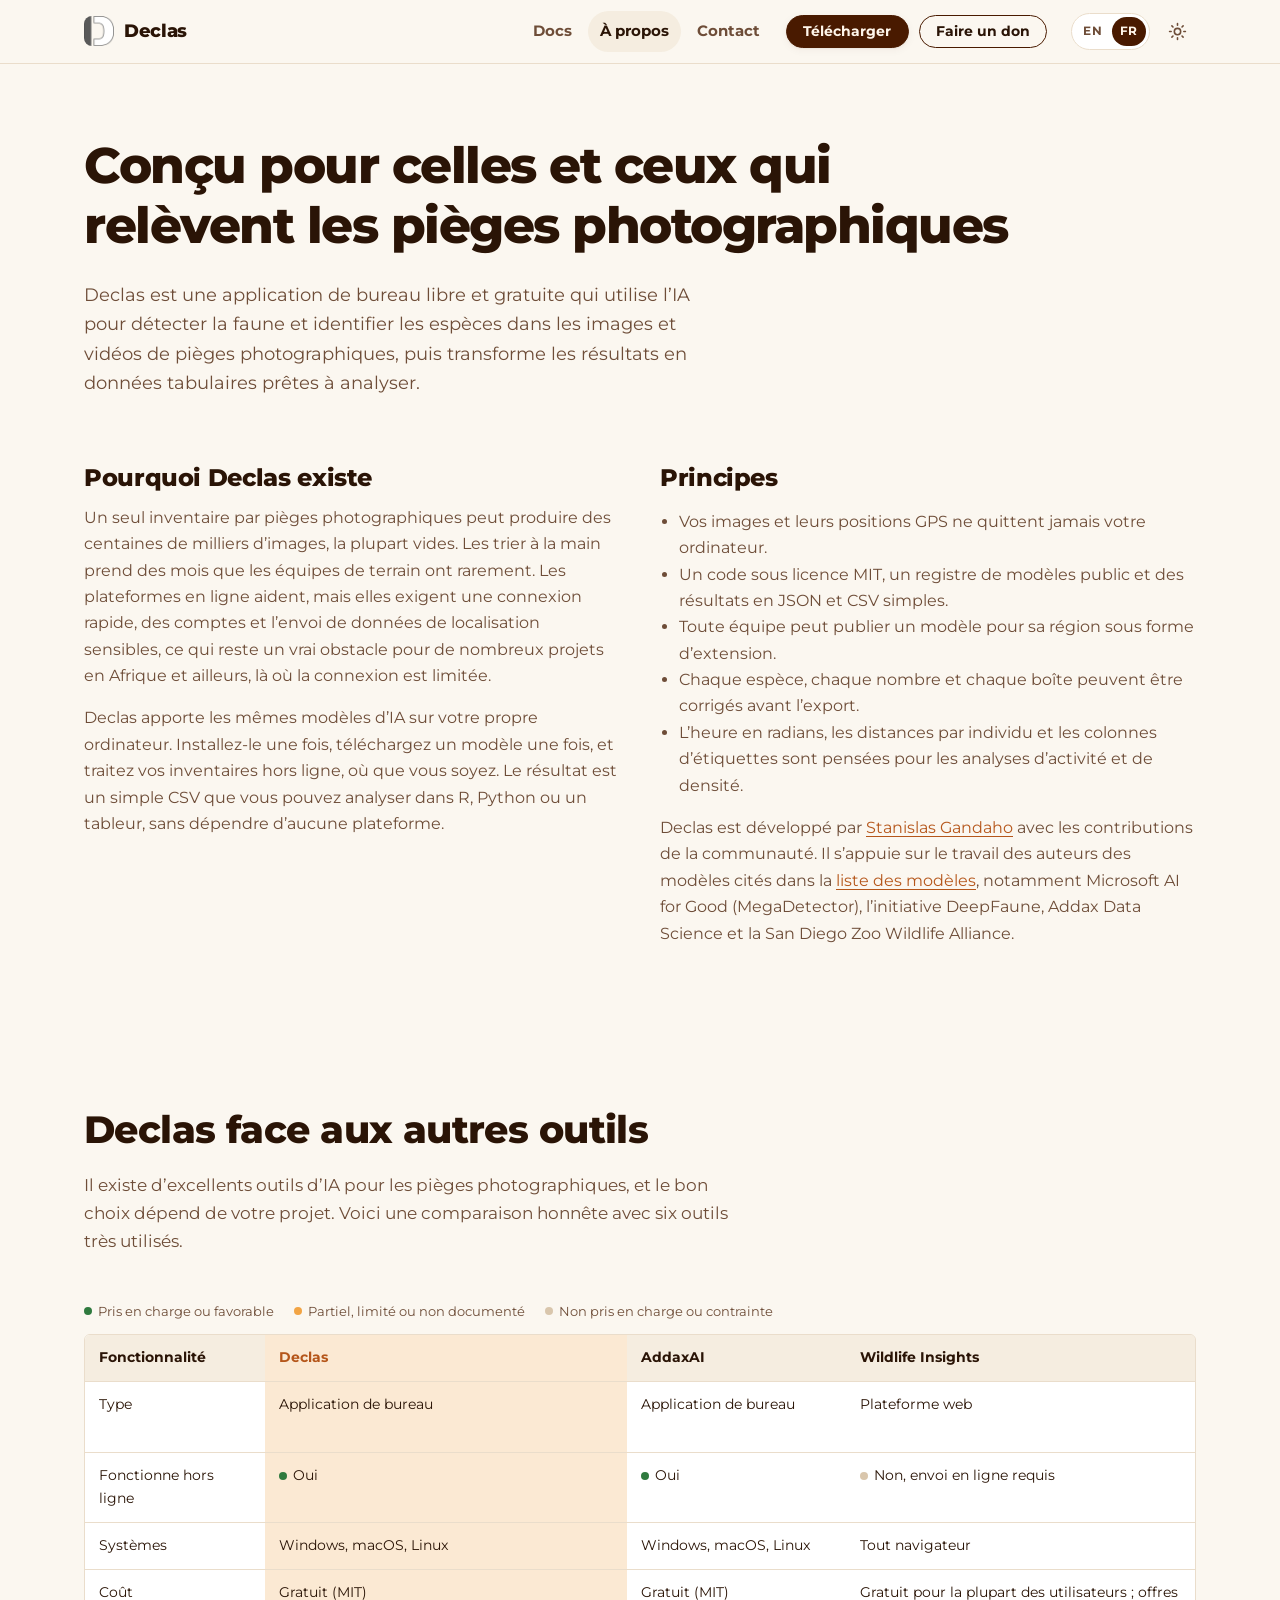
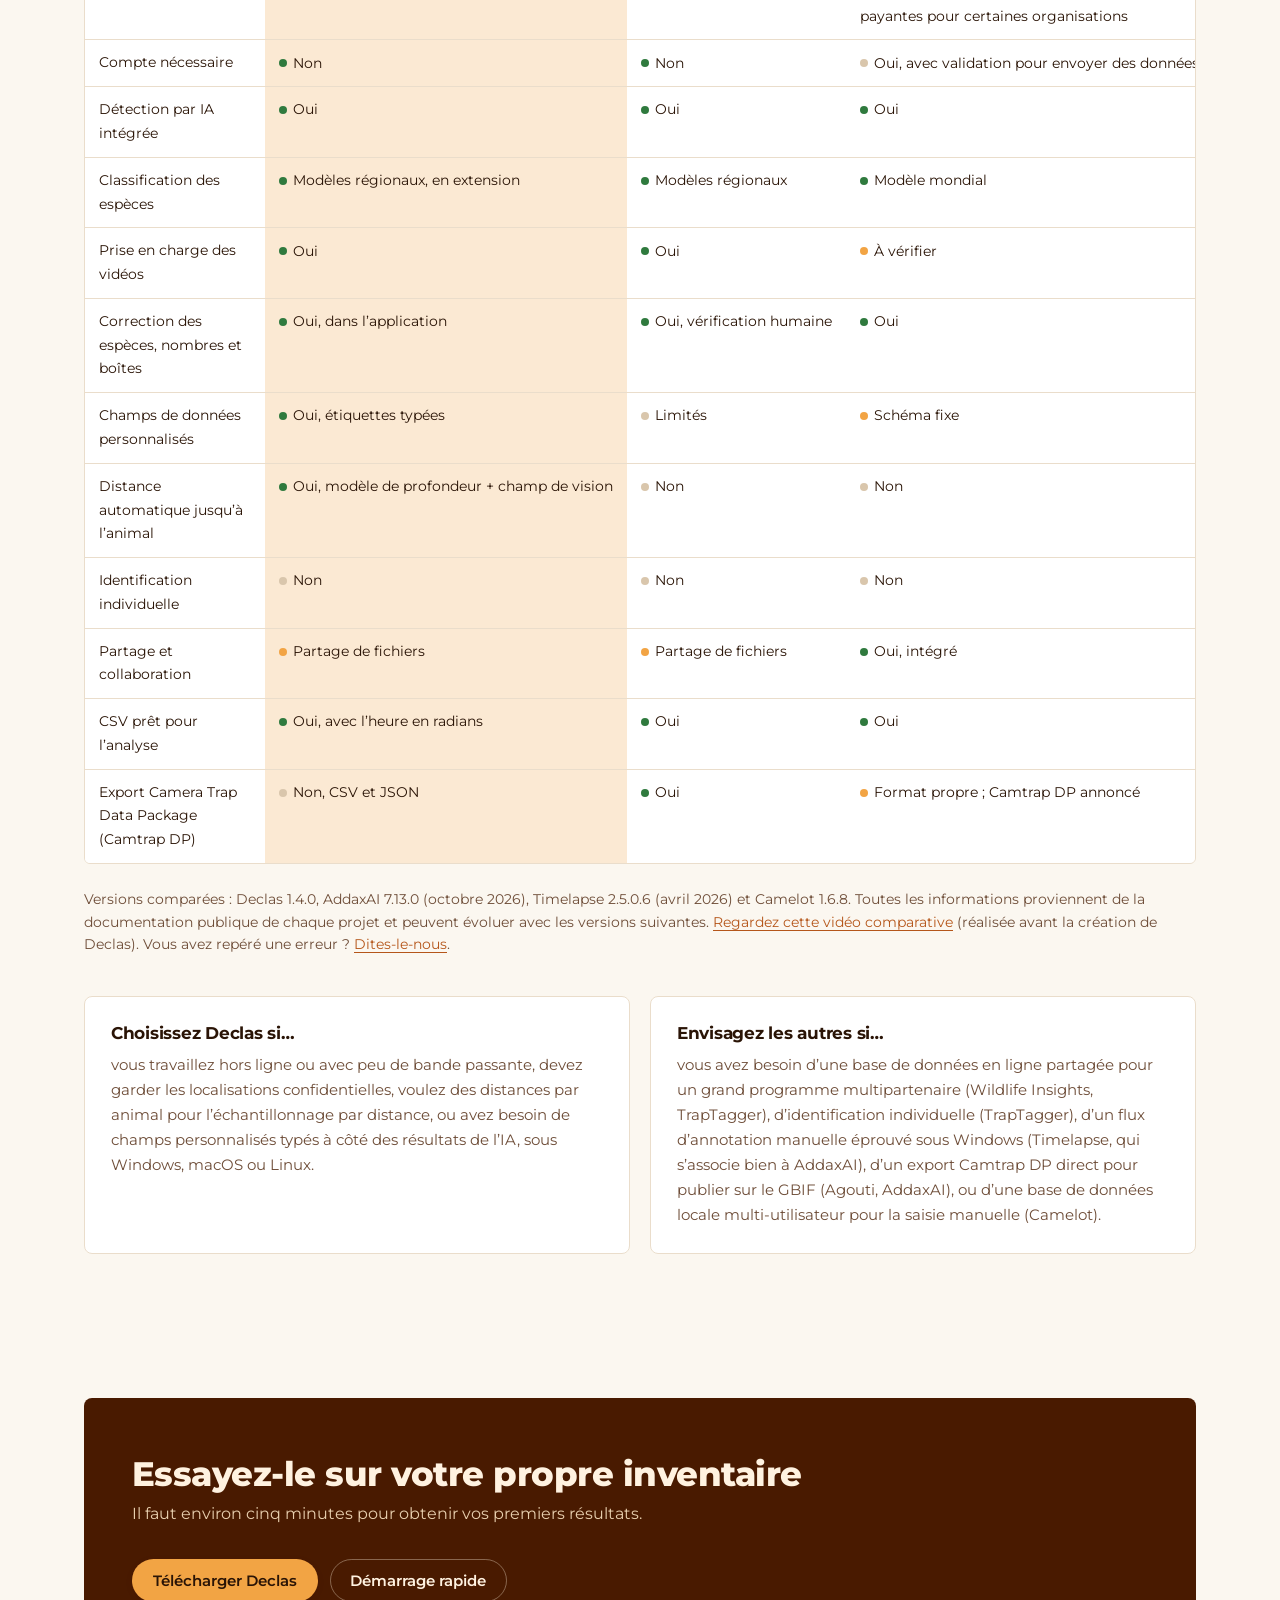
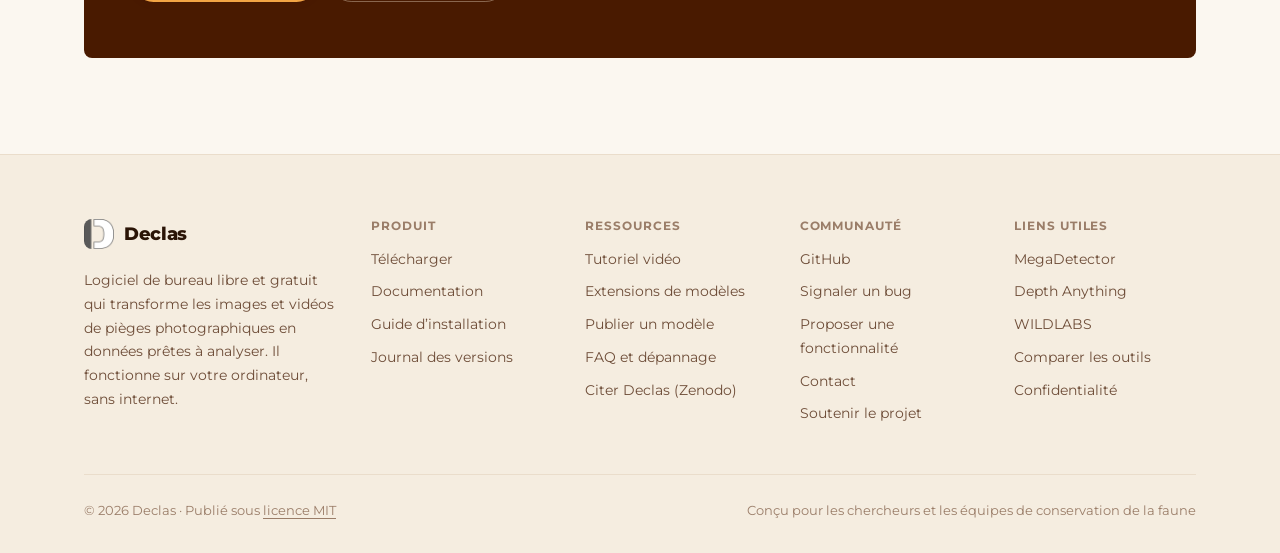
<file: docs/fr/about.html>
<!DOCTYPE html>
<html lang="fr" class="no-js" data-base="../">
<head>
  <meta charset="UTF-8">
  <meta name="viewport" content="width=device-width, initial-scale=1, viewport-fit=cover">
  <title>À propos de Declas · Comparé à AddaxAI, Wildlife Insights et Timelapse</title>
  <meta name="description" content="Ce qu’est Declas, pourquoi il existe, et comment il se compare à AddaxAI, Wildlife Insights, Timelapse, TrapTagger, Agouti et Camelot pour l’analyse d’images de pièges photographiques.">
  <link rel="canonical" href="https://stangandaho.github.io/declas/fr/about.html">
  <link rel="alternate" hreflang="en" href="https://stangandaho.github.io/declas/about.html">
  <link rel="alternate" hreflang="fr" href="https://stangandaho.github.io/declas/fr/about.html">
  <link rel="alternate" hreflang="x-default" href="https://stangandaho.github.io/declas/about.html">
  <meta name="theme-color" content="#FBF7F0">
  <meta property="og:type" content="website">
  <meta property="og:site_name" content="Declas">
  <meta property="og:locale" content="fr_FR">
  <meta property="og:locale:alternate" content="en_US">
  <meta property="og:url" content="https://stangandaho.github.io/declas/fr/about.html">
  <meta property="og:title" content="À propos de Declas · Comparé à AddaxAI, Wildlife Insights et Timelapse">
  <meta property="og:description" content="Ce qu’est Declas, pourquoi il existe, et comment il se compare à AddaxAI, Wildlife Insights, Timelapse, TrapTagger, Agouti et Camelot pour l’analyse d’images de pièges photographiques.">
  <meta property="og:image" content="https://stangandaho.github.io/declas/assets/img/og-image-fr.jpg">
  <meta property="og:image:width" content="1200">
  <meta property="og:image:height" content="630">
  <meta name="twitter:card" content="summary_large_image">
  <meta name="twitter:title" content="À propos de Declas · Comparé à AddaxAI, Wildlife Insights et Timelapse">
  <meta name="twitter:description" content="Ce qu’est Declas, pourquoi il existe, et comment il se compare à AddaxAI, Wildlife Insights, Timelapse, TrapTagger, Agouti et Camelot pour l’analyse d’images de pièges photographiques.">
  <meta name="twitter:image" content="https://stangandaho.github.io/declas/assets/img/og-image-fr.jpg">
  <link rel="icon" type="image/png" href="../assets/img/logo.png">
  <link rel="preconnect" href="https://fonts.googleapis.com">
  <link rel="preconnect" href="https://fonts.gstatic.com" crossorigin>
  <link href="https://fonts.googleapis.com/css2?family=Montserrat:wght@400;500;600;700;800&family=JetBrains+Mono:wght@400;500&display=swap" rel="stylesheet">
  <script>try{var t=localStorage.getItem('declas-theme');if(t)document.documentElement.setAttribute('data-theme',t)}catch(e){}</script>
  <link rel="stylesheet" href="../assets/css/site.css">
</head>
<body>
  <a class="skip-link" href="#main">Aller au contenu</a>
  <header class="site-header">
    <div class="container">
      <a class="brand" href="index.html"><img src="../assets/img/logo.png" alt="" width="30" height="30">Declas</a>
      <nav class="nav" aria-label="Navigation principale">
        <a href="docs.html">Docs</a>
        <a href="about.html" aria-current="page">À propos</a>
        <a href="contact.html">Contact</a>
        <button type="button" class="btn btn-primary btn-sm nav-cta" data-open-download>Télécharger</button>
        <a class="btn btn-secondary btn-sm nav-cta nav-donate" href="donate.html">Faire un don</a>
      </nav>
      <div class="header-tools">
        <div class="lang-switch" role="group" aria-label="Langue"><a href="../about.html" lang="en" hreflang="en" data-lang="en">EN</a><a href="about.html" lang="fr" hreflang="fr" data-lang="fr" aria-current="true">FR</a></div>
        <button class="icon-btn theme-toggle" type="button" aria-label="Activer ou désactiver le mode sombre">
          <svg class="icon-sun" viewBox="0 0 24 24" fill="none" stroke="currentColor" stroke-width="2" stroke-linecap="round"><circle cx="12" cy="12" r="4"/><path d="M12 2v2M12 20v2M4.9 4.9l1.4 1.4M17.7 17.7l1.4 1.4M2 12h2M20 12h2M4.9 19.1l1.4-1.4M17.7 6.3l1.4-1.4"/></svg>
          <svg class="icon-moon" viewBox="0 0 24 24" fill="none" stroke="currentColor" stroke-width="2" stroke-linecap="round" stroke-linejoin="round"><path d="M21 12.8A9 9 0 1 1 11.2 3a7 7 0 0 0 9.8 9.8z"/></svg>
        </button>
        <button class="icon-btn menu-toggle" type="button" aria-label="Ouvrir le menu" aria-expanded="false">
          <svg viewBox="0 0 24 24" fill="none" stroke="currentColor" stroke-width="2" stroke-linecap="round"><path d="M4 7h16M4 12h16M4 17h16"/></svg>
        </button>
      </div>
    </div>
  </header>

  <main id="main">
    <section class="page-hero">
      <div class="container">
        <h1>Conçu pour celles et ceux qui relèvent les pièges photographiques</h1>
        <p class="lead">Declas est une application de bureau libre et gratuite qui utilise l’IA pour détecter la faune et identifier les espèces dans les images et vidéos de pièges photographiques, puis transforme les résultats en données tabulaires prêtes à analyser.</p>
      </div>
    </section>

    <section class="section-sm" style="padding-top:8px">
      <div class="container">
        <div class="grid grid-2" style="align-items:start;gap:40px">
          <div>
            <h2 style="font-size:1.5rem;font-weight:800">Pourquoi Declas existe</h2>
            <p class="muted">Un seul inventaire par pièges photographiques peut produire des centaines de milliers d’images, la plupart vides. Les trier à la main prend des mois que les équipes de terrain ont rarement. Les plateformes en ligne aident, mais elles exigent une connexion rapide, des comptes et l’envoi de données de localisation sensibles, ce qui reste un vrai obstacle pour de nombreux projets en Afrique et ailleurs, là où la connexion est limitée.</p>
            <p class="muted">Declas apporte les mêmes modèles d’IA sur votre propre ordinateur. Installez-le une fois, téléchargez un modèle une fois, et traitez vos inventaires hors ligne, où que vous soyez. Le résultat est un simple CSV que vous pouvez analyser dans R, Python ou un tableur, sans dépendre d’aucune plateforme.</p>
          </div>
          <div>
            <h2 style="font-size:1.5rem;font-weight:800">Principes</h2>
            <ul class="muted" style="padding-left:1.2em">
              <li>Vos images et leurs positions GPS ne quittent jamais votre ordinateur.</li>
              <li>Un code sous licence MIT, un registre de modèles public et des résultats en JSON et CSV simples.</li>
              <li>Toute équipe peut publier un modèle pour sa région sous forme d’extension.</li>
              <li>Chaque espèce, chaque nombre et chaque boîte peuvent être corrigés avant l’export.</li>
              <li>L’heure en radians, les distances par individu et les colonnes d’étiquettes sont pensées pour les analyses d’activité et de densité.</li>
            </ul>
            <p class="muted">Declas est développé par <a href="https://github.com/stangandaho" target="_blank" rel="noopener">Stanislas Gandaho</a> avec les contributions de la communauté. Il s’appuie sur le travail des auteurs des modèles cités dans la <a href="docs.html#model-list">liste des modèles</a>, notamment Microsoft AI for Good (MegaDetector), l’initiative DeepFaune, Addax Data Science et la San Diego Zoo Wildlife Alliance.</p>
          </div>
        </div>
      </div>
    </section>

    <section class="section" id="compare">
      <div class="container">
        <div class="section-head">
          <h2>Declas face aux autres outils</h2>
          <p>Il existe d’excellents outils d’IA pour les pièges photographiques, et le bon choix dépend de votre projet. Voici une comparaison honnête avec six outils très utilisés.</p>
        </div>
        <p class="legend" aria-label="Légende"><span class="yes">Pris en charge ou favorable</span><span class="part">Partiel, limité ou non documenté</span><span class="no">Non pris en charge ou contrainte</span></p>
        <div class="table-wrap">
          <table class="compare">
            <thead>
              <tr>
                <th>Fonctionnalité</th>
                <th class="is-declas">Declas</th>
                <th>AddaxAI</th>
                <th>Wildlife Insights</th>
                <th>Timelapse</th>
                <th>TrapTagger</th>
                <th>Agouti</th>
                <th>Camelot</th>
              </tr>
            </thead>
            <tbody>
              <tr><td>Type</td><td class="is-declas">Application de bureau</td><td>Application de bureau</td><td>Plateforme web</td><td>Application de bureau</td><td>Plateforme web</td><td>Plateforme web</td><td>Application de bureau (locale ou serveur)</td></tr>
              <tr><td>Fonctionne hors ligne</td><td class="is-declas"><span class="yes">Oui</span></td><td><span class="yes">Oui</span></td><td><span class="no">Non, envoi en ligne requis</span></td><td><span class="yes">Oui</span></td><td><span class="no">Non, envoi en ligne requis</span></td><td><span class="no">Non, envoi en ligne requis</span></td><td><span class="yes">Oui</span></td></tr>
              <tr><td>Systèmes</td><td class="is-declas">Windows, macOS, Linux</td><td>Windows, macOS, Linux</td><td>Tout navigateur</td><td>Windows</td><td>Tout navigateur</td><td>Tout navigateur</td><td>Windows, macOS, Linux</td></tr>
              <tr><td>Coût</td><td class="is-declas">Gratuit (MIT)</td><td>Gratuit (MIT)</td><td>Gratuit pour la plupart des utilisateurs ; offres payantes pour certaines organisations</td><td>Gratuit</td><td>Gratuit, open source</td><td>Gratuit (non open source)</td><td>Gratuit (AGPL-3.0)</td></tr>
              <tr><td>Compte nécessaire</td><td class="is-declas"><span class="yes">Non</span></td><td><span class="yes">Non</span></td><td><span class="no">Oui, avec validation pour envoyer des données</span></td><td><span class="yes">Non</span></td><td><span class="no">Oui</span></td><td><span class="no">Oui</span></td><td><span class="yes">Non</span></td></tr>
              <tr><td>Détection par IA intégrée</td><td class="is-declas"><span class="yes">Oui</span></td><td><span class="yes">Oui</span></td><td><span class="yes">Oui</span></td><td><span class="part">Importe les résultats d’AddaxAI / MegaDetector</span></td><td><span class="yes">Oui</span></td><td><span class="yes">Oui, MegaDetector</span></td><td><span class="no">Non</span></td></tr>
              <tr><td>Classification des espèces</td><td class="is-declas"><span class="yes">Modèles régionaux, en extension</span></td><td><span class="yes">Modèles régionaux</span></td><td><span class="yes">Modèle mondial</span></td><td><span class="part">Via les résultats importés</span></td><td><span class="yes">Surtout l’Afrique australe</span></td><td><span class="yes">Modèles régionaux</span></td><td><span class="no">Manuelle</span></td></tr>
              <tr><td>Prise en charge des vidéos</td><td class="is-declas"><span class="yes">Oui</span></td><td><span class="yes">Oui</span></td><td><span class="part">À vérifier</span></td><td><span class="yes">Oui</span></td><td><span class="part">À vérifier</span></td><td><span class="yes">Oui</span></td><td><span class="part">Non documentée</span></td></tr>
              <tr><td>Correction des espèces, nombres et boîtes</td><td class="is-declas"><span class="yes">Oui, dans l’application</span></td><td><span class="yes">Oui, vérification humaine</span></td><td><span class="yes">Oui</span></td><td><span class="yes">Oui</span></td><td><span class="yes">Oui</span></td><td><span class="yes">Oui</span></td><td><span class="yes">Oui, saisie manuelle</span></td></tr>
              <tr><td>Champs de données personnalisés</td><td class="is-declas"><span class="yes">Oui, étiquettes typées</span></td><td><span class="no">Limités</span></td><td><span class="part">Schéma fixe</span></td><td><span class="yes">Oui, très flexibles</span></td><td><span class="part">Quelques-uns</span></td><td><span class="part">Schéma fixe</span></td><td><span class="yes">Oui</span></td></tr>
              <tr><td>Distance automatique jusqu’à l’animal</td><td class="is-declas"><span class="yes">Oui, modèle de profondeur + champ de vision</span></td><td><span class="no">Non</span></td><td><span class="no">Non</span></td><td><span class="no">Non</span></td><td><span class="no">Non</span></td><td><span class="part">Outils de mesure pour les études de densité</span></td><td><span class="no">Non</span></td></tr>
              <tr><td>Identification individuelle</td><td class="is-declas"><span class="no">Non</span></td><td><span class="no">Non</span></td><td><span class="no">Non</span></td><td><span class="no">Non</span></td><td><span class="yes">Oui</span></td><td><span class="no">Non</span></td><td><span class="no">Non</span></td></tr>
              <tr><td>Partage et collaboration</td><td class="is-declas"><span class="part">Partage de fichiers</span></td><td><span class="part">Partage de fichiers</span></td><td><span class="yes">Oui, intégré</span></td><td><span class="part">Partage de fichiers</span></td><td><span class="yes">Oui, intégré</span></td><td><span class="yes">Oui, intégré</span></td><td><span class="yes">Mode serveur multi-utilisateur</span></td></tr>
              <tr><td>CSV prêt pour l’analyse</td><td class="is-declas"><span class="yes">Oui, avec l’heure en radians</span></td><td><span class="yes">Oui</span></td><td><span class="yes">Oui</span></td><td><span class="yes">Oui</span></td><td><span class="yes">Oui</span></td><td><span class="yes">Oui</span></td><td><span class="yes">Oui</span></td></tr>
              <tr><td>Export Camera Trap Data Package (Camtrap DP)</td><td class="is-declas"><span class="no">Non, CSV et JSON</span></td><td><span class="yes">Oui</span></td><td><span class="part">Format propre ; Camtrap DP annoncé</span></td><td><span class="no">Pas intégré (via AddaxAI)</span></td><td><span class="part">Non documenté</span></td><td><span class="yes">Oui</span></td><td><span class="no">Non, CSV propre</span></td></tr>
            </tbody>
          </table>
        </div>
        <p class="muted" style="font-size:.86rem">Versions comparées : Declas 1.4.0, AddaxAI 7.13.0 (octobre 2026), Timelapse 2.5.0.6 (avril 2026) et Camelot 1.6.8. Toutes les informations proviennent de la documentation publique de chaque projet et peuvent évoluer avec les versions suivantes. <a href="https://youtu.be/tP1zoao2QdE" target="_blank" rel="noopener">Regardez cette vidéo comparative</a> (réalisée avant la création de Declas). Vous avez repéré une erreur ? <a href="contact.html">Dites-le-nous</a>.</p>

        <div class="grid grid-2" style="margin-top:40px">
          <article class="card"><h3>Choisissez Declas si…</h3><p>vous travaillez hors ligne ou avec peu de bande passante, devez garder les localisations confidentielles, voulez des distances par animal pour l’échantillonnage par distance, ou avez besoin de champs personnalisés typés à côté des résultats de l’IA, sous Windows, macOS ou Linux.</p></article>
          <article class="card"><h3>Envisagez les autres si…</h3><p>vous avez besoin d’une base de données en ligne partagée pour un grand programme multipartenaire (Wildlife Insights, TrapTagger), d’identification individuelle (TrapTagger), d’un flux d’annotation manuelle éprouvé sous Windows (Timelapse, qui s’associe bien à AddaxAI), d’un export Camtrap DP direct pour publier sur le GBIF (Agouti, AddaxAI), ou d’une base de données locale multi-utilisateur pour la saisie manuelle (Camelot).</p></article>
        </div>
      </div>
    </section>

    <section class="section-sm" style="padding-bottom:96px">
      <div class="container">
        <div class="cta-band">
          <div><h2>Essayez-le sur votre propre inventaire</h2><p>Il faut environ cinq minutes pour obtenir vos premiers résultats.</p></div>
          <div class="hero-actions"><button class="btn btn-primary" type="button" data-open-download>Télécharger Declas</button><a class="btn btn-secondary" href="docs.html#quick-start">Démarrage rapide</a></div>
        </div>
      </div>
    </section>
  </main>

  <div id="site-footer"></div>
  <script src="../assets/js/config.js"></script>
  <script src="../assets/js/site.js"></script>
</body>
</html>
</file>
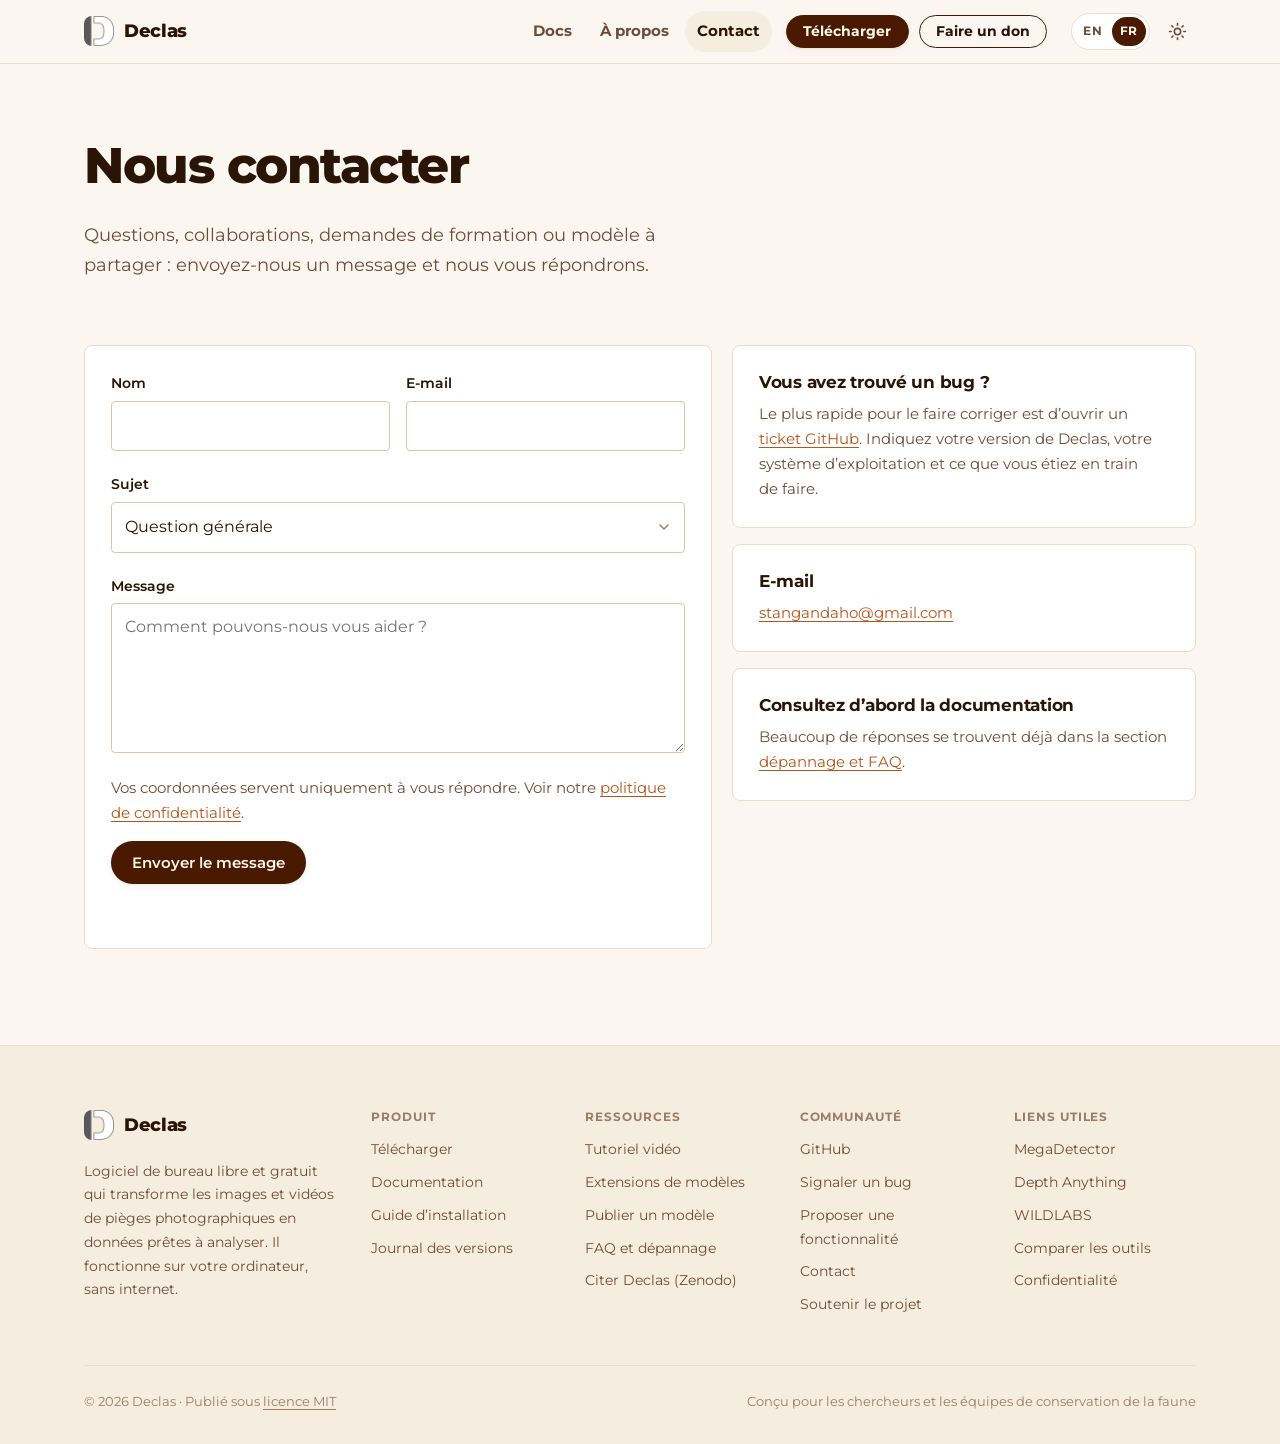
<file: docs/fr/contact.html>
<!DOCTYPE html>
<html lang="fr" class="no-js" data-base="../">
<head>
  <meta charset="UTF-8">
  <meta name="viewport" content="width=device-width, initial-scale=1, viewport-fit=cover">
  <title>Contacter l’équipe Declas</title>
  <meta name="description" content="Contactez l’équipe Declas pour de l’aide, un bug, une collaboration, un atelier de formation ou pour partager un modèle d’IA.">
  <link rel="canonical" href="https://stangandaho.github.io/declas/fr/contact.html">
  <link rel="alternate" hreflang="en" href="https://stangandaho.github.io/declas/contact.html">
  <link rel="alternate" hreflang="fr" href="https://stangandaho.github.io/declas/fr/contact.html">
  <link rel="alternate" hreflang="x-default" href="https://stangandaho.github.io/declas/contact.html">
  <meta name="theme-color" content="#FBF7F0">
  <meta property="og:type" content="website">
  <meta property="og:site_name" content="Declas">
  <meta property="og:locale" content="fr_FR">
  <meta property="og:locale:alternate" content="en_US">
  <meta property="og:url" content="https://stangandaho.github.io/declas/fr/contact.html">
  <meta property="og:title" content="Contacter l’équipe Declas">
  <meta property="og:description" content="Contactez l’équipe Declas pour de l’aide, un bug, une collaboration, un atelier de formation ou pour partager un modèle d’IA.">
  <meta property="og:image" content="https://stangandaho.github.io/declas/assets/img/og-image-fr.jpg">
  <meta property="og:image:width" content="1200">
  <meta property="og:image:height" content="630">
  <meta name="twitter:card" content="summary_large_image">
  <meta name="twitter:title" content="Contacter l’équipe Declas">
  <meta name="twitter:description" content="Contactez l’équipe Declas pour de l’aide, un bug, une collaboration, un atelier de formation ou pour partager un modèle d’IA.">
  <meta name="twitter:image" content="https://stangandaho.github.io/declas/assets/img/og-image-fr.jpg">
  <link rel="icon" type="image/png" href="../assets/img/logo.png">
  <link rel="preconnect" href="https://fonts.googleapis.com">
  <link rel="preconnect" href="https://fonts.gstatic.com" crossorigin>
  <link href="https://fonts.googleapis.com/css2?family=Montserrat:wght@400;500;600;700;800&family=JetBrains+Mono:wght@400;500&display=swap" rel="stylesheet">
  <script>try{var t=localStorage.getItem('declas-theme');if(t)document.documentElement.setAttribute('data-theme',t)}catch(e){}</script>
  <link rel="stylesheet" href="../assets/css/site.css">
</head>
<body>
  <a class="skip-link" href="#main">Aller au contenu</a>
  <header class="site-header">
    <div class="container">
      <a class="brand" href="index.html"><img src="../assets/img/logo.png" alt="" width="30" height="30">Declas</a>
      <nav class="nav" aria-label="Navigation principale">
        <a href="docs.html">Docs</a>
        <a href="about.html">À propos</a>
        <a href="contact.html" aria-current="page">Contact</a>
        <button type="button" class="btn btn-primary btn-sm nav-cta" data-open-download>Télécharger</button>
        <a class="btn btn-secondary btn-sm nav-cta nav-donate" href="donate.html">Faire un don</a>
      </nav>
      <div class="header-tools">
        <div class="lang-switch" role="group" aria-label="Langue"><a href="../contact.html" lang="en" hreflang="en" data-lang="en">EN</a><a href="contact.html" lang="fr" hreflang="fr" data-lang="fr" aria-current="true">FR</a></div>
        <button class="icon-btn theme-toggle" type="button" aria-label="Activer ou désactiver le mode sombre">
          <svg class="icon-sun" viewBox="0 0 24 24" fill="none" stroke="currentColor" stroke-width="2" stroke-linecap="round"><circle cx="12" cy="12" r="4"/><path d="M12 2v2M12 20v2M4.9 4.9l1.4 1.4M17.7 17.7l1.4 1.4M2 12h2M20 12h2M4.9 19.1l1.4-1.4M17.7 6.3l1.4-1.4"/></svg>
          <svg class="icon-moon" viewBox="0 0 24 24" fill="none" stroke="currentColor" stroke-width="2" stroke-linecap="round" stroke-linejoin="round"><path d="M21 12.8A9 9 0 1 1 11.2 3a7 7 0 0 0 9.8 9.8z"/></svg>
        </button>
        <button class="icon-btn menu-toggle" type="button" aria-label="Ouvrir le menu" aria-expanded="false">
          <svg viewBox="0 0 24 24" fill="none" stroke="currentColor" stroke-width="2" stroke-linecap="round"><path d="M4 7h16M4 12h16M4 17h16"/></svg>
        </button>
      </div>
    </div>
  </header>

  <main id="main">
    <section class="page-hero">
      <div class="container">
        <h1>Nous contacter</h1>
        <p class="lead">Questions, collaborations, demandes de formation ou modèle à partager : envoyez-nous un message et nous vous répondrons.</p>
      </div>
    </section>

    <section class="section-sm" style="padding-top:8px;padding-bottom:96px">
      <div class="container">
        <div class="donate-grid">
          <article class="card">
            <form class="form" id="contact-form" novalidate>
              <div class="form-row">
                <div class="field"><label for="c-name">Nom</label><input class="input" id="c-name" name="name" type="text" required autocomplete="name" maxlength="120"><span class="field-error" aria-live="polite"></span></div>
                <div class="field"><label for="c-email">E-mail</label><input class="input" id="c-email" name="email" type="email" required autocomplete="email" inputmode="email" spellcheck="false" maxlength="160"><span class="field-error" aria-live="polite"></span></div>
              </div>
              <div class="field">
                <label for="c-topic">Sujet</label>
                <select class="select" id="c-topic" name="topic" required>
                  <option>Question générale</option>
                  <option>Aide à l’utilisation de Declas</option>
                  <option>Signalement de bug</option>
                  <option>Collaboration ou projet de recherche</option>
                  <option>Formation ou atelier</option>
                  <option>Extension de modèle</option>
                  <option>Don</option>
                  <option>Autre</option>
                </select>
                <span class="field-error"></span>
              </div>
              <div class="field"><label for="c-message">Message</label><textarea class="textarea" id="c-message" name="message" required maxlength="5000" placeholder="Comment pouvons-nous vous aider ?"></textarea><span class="field-error" aria-live="polite"></span></div>
              <div class="hp" aria-hidden="true"><label for="c-website">Site web</label><input id="c-website" name="website" type="text" tabindex="-1" autocomplete="off"></div>
              <p class="field-hint">Vos coordonnées servent uniquement à vous répondre. Voir notre <a href="privacy.html">politique de confidentialité</a>.</p>
              <div><button class="btn btn-primary" type="submit">Envoyer le message</button></div>
              <p class="form-status" role="status" aria-live="polite"></p>
            </form>
          </article>

          <div class="grid" style="gap:16px">
            <article class="card">
              <h3>Vous avez trouvé un bug ?</h3>
              <p>Le plus rapide pour le faire corriger est d’ouvrir un <a href="https://github.com/stangandaho/declas/issues/new" target="_blank" rel="noopener">ticket GitHub</a>. Indiquez votre version de Declas, votre système d’exploitation et ce que vous étiez en train de faire.</p>
            </article>
            <article class="card">
              <h3>E-mail</h3>
              <p><a href="mailto:stangandaho@gmail.com">stangandaho@gmail.com</a></p>
            </article>
            <article class="card">
              <h3>Consultez d’abord la documentation</h3>
              <p>Beaucoup de réponses se trouvent déjà dans la section <a href="docs.html#faq">dépannage et FAQ</a>.</p>
            </article>
          </div>
        </div>
      </div>
    </section>
  </main>

  <div id="site-footer"></div>
  <script src="../assets/js/config.js"></script>
  <script src="../assets/js/site.js"></script>
</body>
</html>
</file>
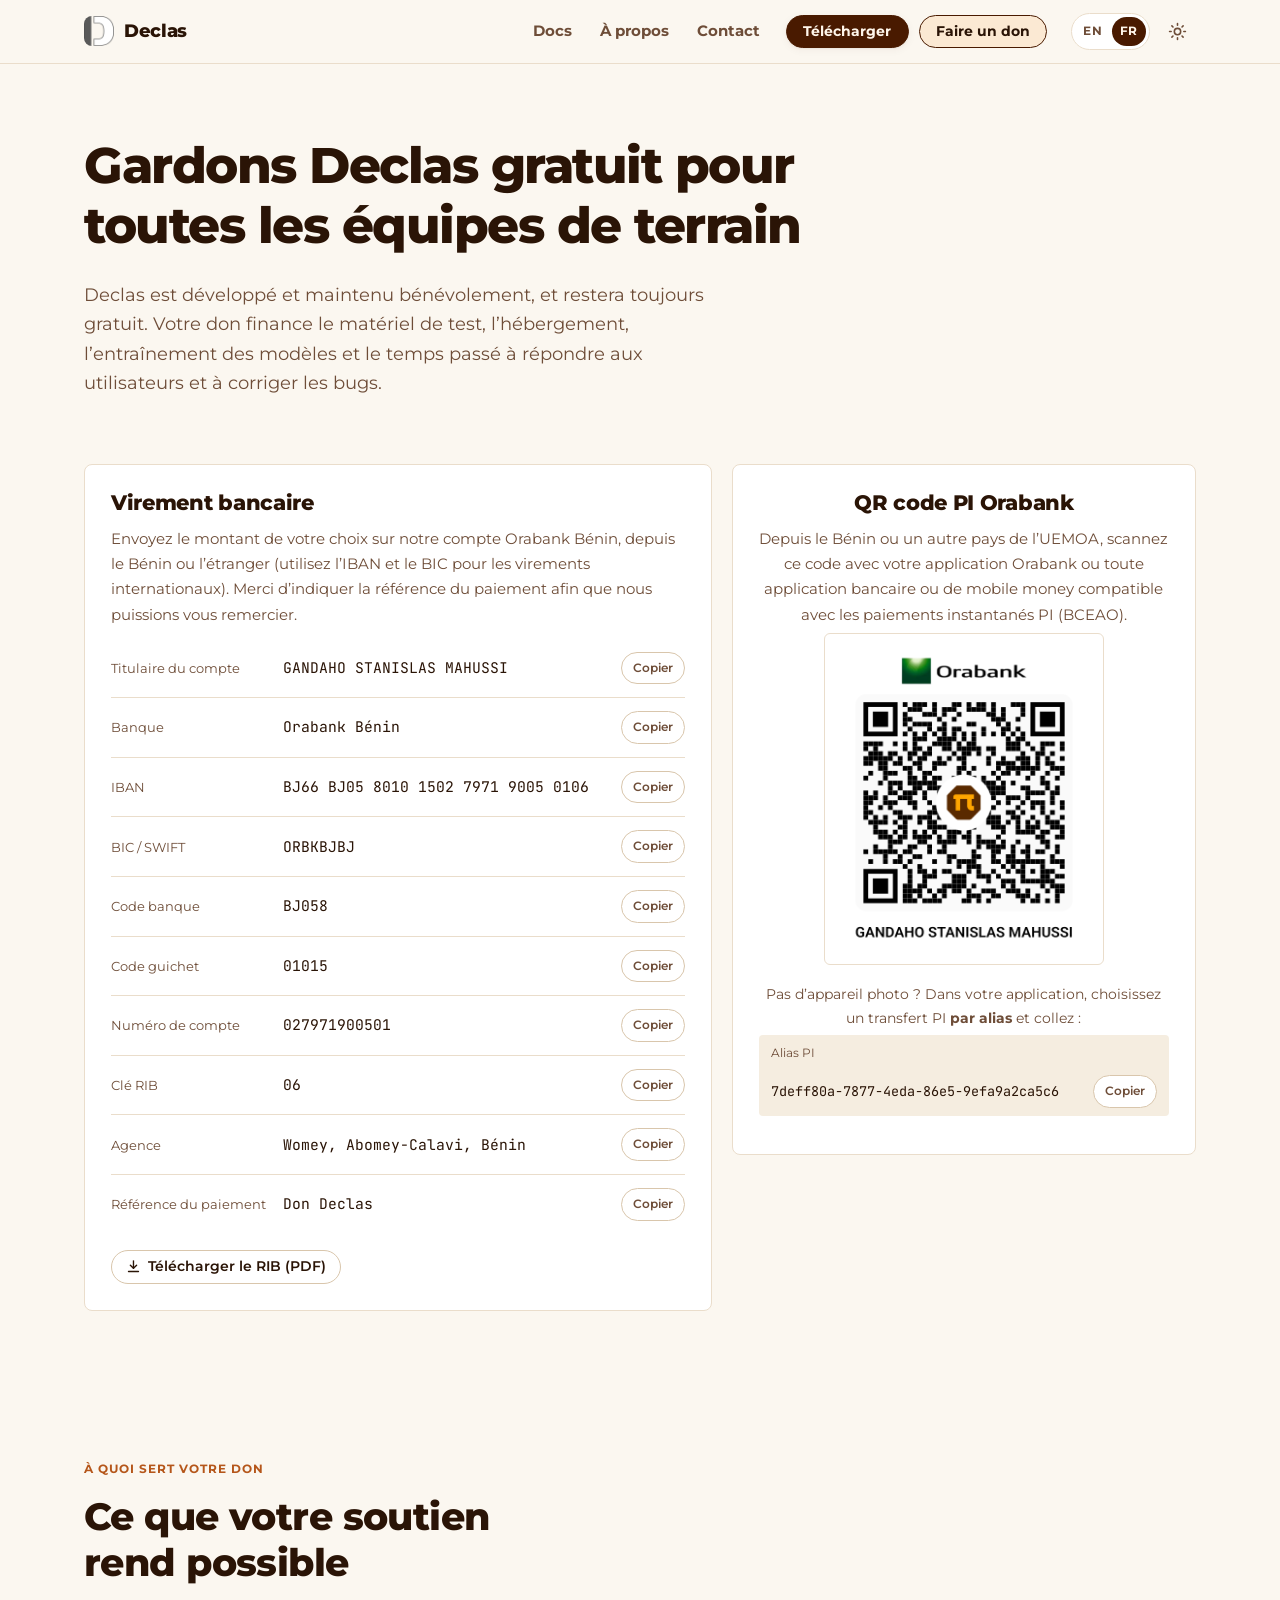
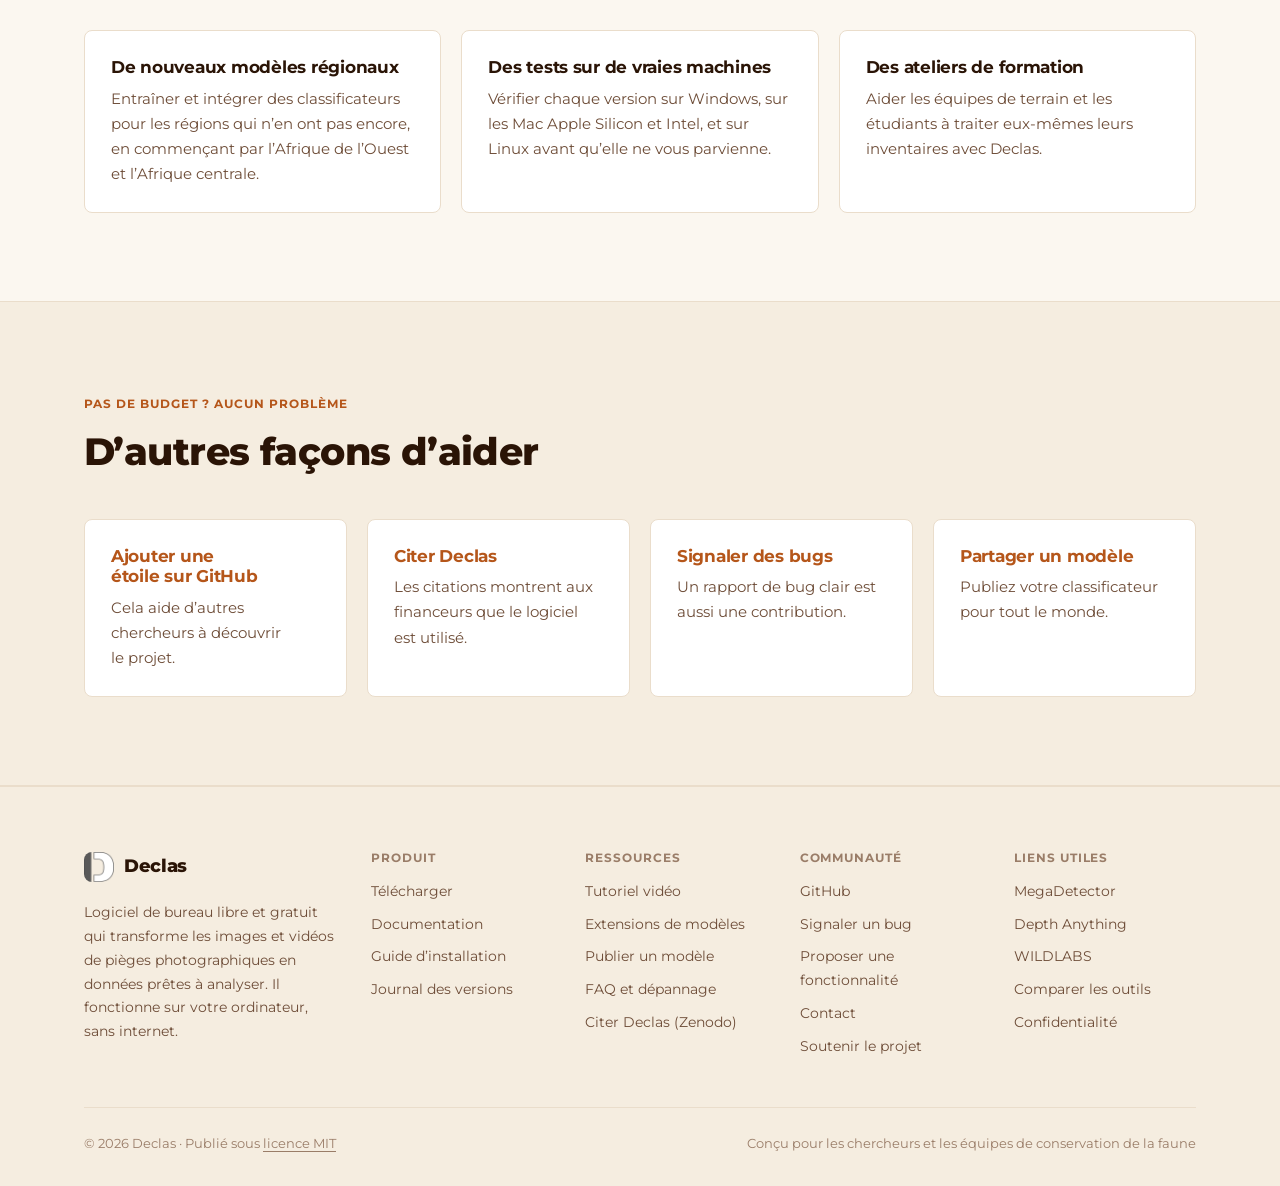
<file: docs/fr/donate.html>
<!DOCTYPE html>
<html lang="fr" class="no-js" data-base="../">
<head>
  <meta charset="UTF-8">
  <meta name="viewport" content="width=device-width, initial-scale=1, viewport-fit=cover">
  <title>Faire un don à Declas · Soutenir une IA libre pour la faune</title>
  <meta name="description" content="Soutenez Declas, logiciel libre et gratuit d’IA pour pièges photographiques, par virement bancaire (Orabank Bénin) ou QR code PI.">
  <link rel="canonical" href="https://stangandaho.github.io/declas/fr/donate.html">
  <link rel="alternate" hreflang="en" href="https://stangandaho.github.io/declas/donate.html">
  <link rel="alternate" hreflang="fr" href="https://stangandaho.github.io/declas/fr/donate.html">
  <link rel="alternate" hreflang="x-default" href="https://stangandaho.github.io/declas/donate.html">
  <meta name="theme-color" content="#FBF7F0">
  <meta property="og:type" content="website">
  <meta property="og:site_name" content="Declas">
  <meta property="og:locale" content="fr_FR">
  <meta property="og:locale:alternate" content="en_US">
  <meta property="og:url" content="https://stangandaho.github.io/declas/fr/donate.html">
  <meta property="og:title" content="Faire un don à Declas · Soutenir une IA libre pour la faune">
  <meta property="og:description" content="Soutenez Declas, logiciel libre et gratuit d’IA pour pièges photographiques, par virement bancaire (Orabank Bénin) ou QR code PI.">
  <meta property="og:image" content="https://stangandaho.github.io/declas/assets/img/og-image-fr.jpg">
  <meta property="og:image:width" content="1200">
  <meta property="og:image:height" content="630">
  <meta name="twitter:card" content="summary_large_image">
  <meta name="twitter:title" content="Faire un don à Declas · Soutenir une IA libre pour la faune">
  <meta name="twitter:description" content="Soutenez Declas, logiciel libre et gratuit d’IA pour pièges photographiques, par virement bancaire (Orabank Bénin) ou QR code PI.">
  <meta name="twitter:image" content="https://stangandaho.github.io/declas/assets/img/og-image-fr.jpg">
  <link rel="icon" type="image/png" href="../assets/img/logo.png">
  <link rel="preconnect" href="https://fonts.googleapis.com">
  <link rel="preconnect" href="https://fonts.gstatic.com" crossorigin>
  <link href="https://fonts.googleapis.com/css2?family=Montserrat:wght@400;500;600;700;800&family=JetBrains+Mono:wght@400;500&display=swap" rel="stylesheet">
  <script>try{var t=localStorage.getItem('declas-theme');if(t)document.documentElement.setAttribute('data-theme',t)}catch(e){}</script>
  <link rel="stylesheet" href="../assets/css/site.css">
</head>
<body>
  <a class="skip-link" href="#main">Aller au contenu</a>
  <header class="site-header">
    <div class="container">
      <a class="brand" href="index.html"><img src="../assets/img/logo.png" alt="" width="30" height="30">Declas</a>
      <nav class="nav" aria-label="Navigation principale">
        <a href="docs.html">Docs</a>
        <a href="about.html">À propos</a>
        <a href="contact.html">Contact</a>
        <button type="button" class="btn btn-primary btn-sm nav-cta" data-open-download>Télécharger</button>
        <a class="btn btn-secondary btn-sm nav-cta nav-donate" href="donate.html" aria-current="page">Faire un don</a>
      </nav>
      <div class="header-tools">
        <div class="lang-switch" role="group" aria-label="Langue"><a href="../donate.html" lang="en" hreflang="en" data-lang="en">EN</a><a href="donate.html" lang="fr" hreflang="fr" data-lang="fr" aria-current="true">FR</a></div>
        <button class="icon-btn theme-toggle" type="button" aria-label="Activer ou désactiver le mode sombre">
          <svg class="icon-sun" viewBox="0 0 24 24" fill="none" stroke="currentColor" stroke-width="2" stroke-linecap="round"><circle cx="12" cy="12" r="4"/><path d="M12 2v2M12 20v2M4.9 4.9l1.4 1.4M17.7 17.7l1.4 1.4M2 12h2M20 12h2M4.9 19.1l1.4-1.4M17.7 6.3l1.4-1.4"/></svg>
          <svg class="icon-moon" viewBox="0 0 24 24" fill="none" stroke="currentColor" stroke-width="2" stroke-linecap="round" stroke-linejoin="round"><path d="M21 12.8A9 9 0 1 1 11.2 3a7 7 0 0 0 9.8 9.8z"/></svg>
        </button>
        <button class="icon-btn menu-toggle" type="button" aria-label="Ouvrir le menu" aria-expanded="false">
          <svg viewBox="0 0 24 24" fill="none" stroke="currentColor" stroke-width="2" stroke-linecap="round"><path d="M4 7h16M4 12h16M4 17h16"/></svg>
        </button>
      </div>
    </div>
  </header>

  <main id="main">
    <section class="page-hero">
      <div class="container">
        <h1>Gardons Declas gratuit pour toutes les équipes de terrain</h1>
        <p class="lead">Declas est développé et maintenu bénévolement, et restera toujours gratuit. Votre don finance le matériel de test, l’hébergement, l’entraînement des modèles et le temps passé à répondre aux utilisateurs et à corriger les bugs.</p>
      </div>
    </section>

    <section class="section-sm" style="padding-top:8px">
      <div class="container">
        <div class="donate-grid">
          <article class="card">
            <h2 style="font-size:1.3rem;font-weight:800">Virement bancaire</h2>
            <p class="muted" style="font-size:.95rem">Envoyez le montant de votre choix sur notre compte Orabank Bénin, depuis le Bénin ou l’étranger (utilisez l’IBAN et le BIC pour les virements internationaux). Merci d’indiquer la référence du paiement afin que nous puissions vous remercier.</p>
            <dl class="kv" id="bank-details" style="margin-top:12px"></dl>
            <a class="btn btn-secondary btn-sm" id="rib-download" href="#" download style="margin-top:16px">
              <svg viewBox="0 0 24 24" fill="none" stroke="currentColor" stroke-width="2.2" stroke-linecap="round" stroke-linejoin="round"><path d="M12 3v12"/><path d="m7 10 5 5 5-5"/><path d="M4 20h16"/></svg>
              Télécharger le RIB (PDF)
            </a>
          </article>

          <article class="card center">
            <h2 style="font-size:1.3rem;font-weight:800">QR code PI Orabank</h2>
            <p class="muted" style="font-size:.95rem">Depuis le Bénin ou un autre pays de l’UEMOA, scannez ce code avec votre application Orabank ou toute application bancaire ou de mobile money compatible avec les paiements instantanés PI (BCEAO).</p>
            <div class="qr-box" id="piorabank-qr"></div>
            <p class="muted" style="font-size:.9rem;margin:0 0 4px">Pas d’appareil photo ? Dans votre application, choisissez un transfert PI <strong>par alias</strong> et collez :</p>
            <dl class="kv pi-alias" id="pi-alias" style="text-align:left;margin-bottom:12px"></dl>
            <a class="btn btn-primary btn-block" id="piorabank-link" href="#" target="_blank" rel="noopener"><span>Ouvrir le lien de paiement</span></a>
          </article>
        </div>
      </div>
    </section>

    <section class="section">
      <div class="container">
        <div class="section-head">
          <span class="eyebrow">À quoi sert votre don</span>
          <h2>Ce que votre soutien rend possible</h2>
        </div>
        <div class="grid grid-3">
          <article class="card"><h3>De nouveaux modèles régionaux</h3><p>Entraîner et intégrer des classificateurs pour les régions qui n’en ont pas encore, en commençant par l’Afrique de l’Ouest et l’Afrique centrale.</p></article>
          <article class="card"><h3>Des tests sur de vraies machines</h3><p>Vérifier chaque version sur Windows, sur les Mac Apple Silicon et Intel, et sur Linux avant qu’elle ne vous parvienne.</p></article>
          <article class="card"><h3>Des ateliers de formation</h3><p>Aider les équipes de terrain et les étudiants à traiter eux-mêmes leurs inventaires avec Declas.</p></article>
        </div>
      </div>
    </section>

    <section class="section section-alt">
      <div class="container">
        <div class="section-head">
          <span class="eyebrow">Pas de budget ? Aucun problème</span>
          <h2>D’autres façons d’aider</h2>
        </div>
        <div class="grid grid-4">
          <a class="card" href="https://github.com/stangandaho/declas" target="_blank" rel="noopener" style="text-decoration:none"><h3>Ajouter une étoile sur GitHub</h3><p>Cela aide d’autres chercheurs à découvrir le projet.</p></a>
          <a class="card" href="https://doi.org/10.5281/zenodo.20951592" target="_blank" rel="noopener" style="text-decoration:none"><h3>Citer Declas</h3><p>Les citations montrent aux financeurs que le logiciel est utilisé.</p></a>
          <a class="card" href="https://github.com/stangandaho/declas/issues" target="_blank" rel="noopener" style="text-decoration:none"><h3>Signaler des bugs</h3><p>Un rapport de bug clair est aussi une contribution.</p></a>
          <a class="card" href="docs.html#publish" style="text-decoration:none"><h3>Partager un modèle</h3><p>Publiez votre classificateur pour tout le monde.</p></a>
        </div>
      </div>
    </section>
  </main>

  <div id="site-footer"></div>
  <script src="../assets/js/config.js"></script>
  <script src="../assets/js/site.js"></script>
</body>
</html>
</file>
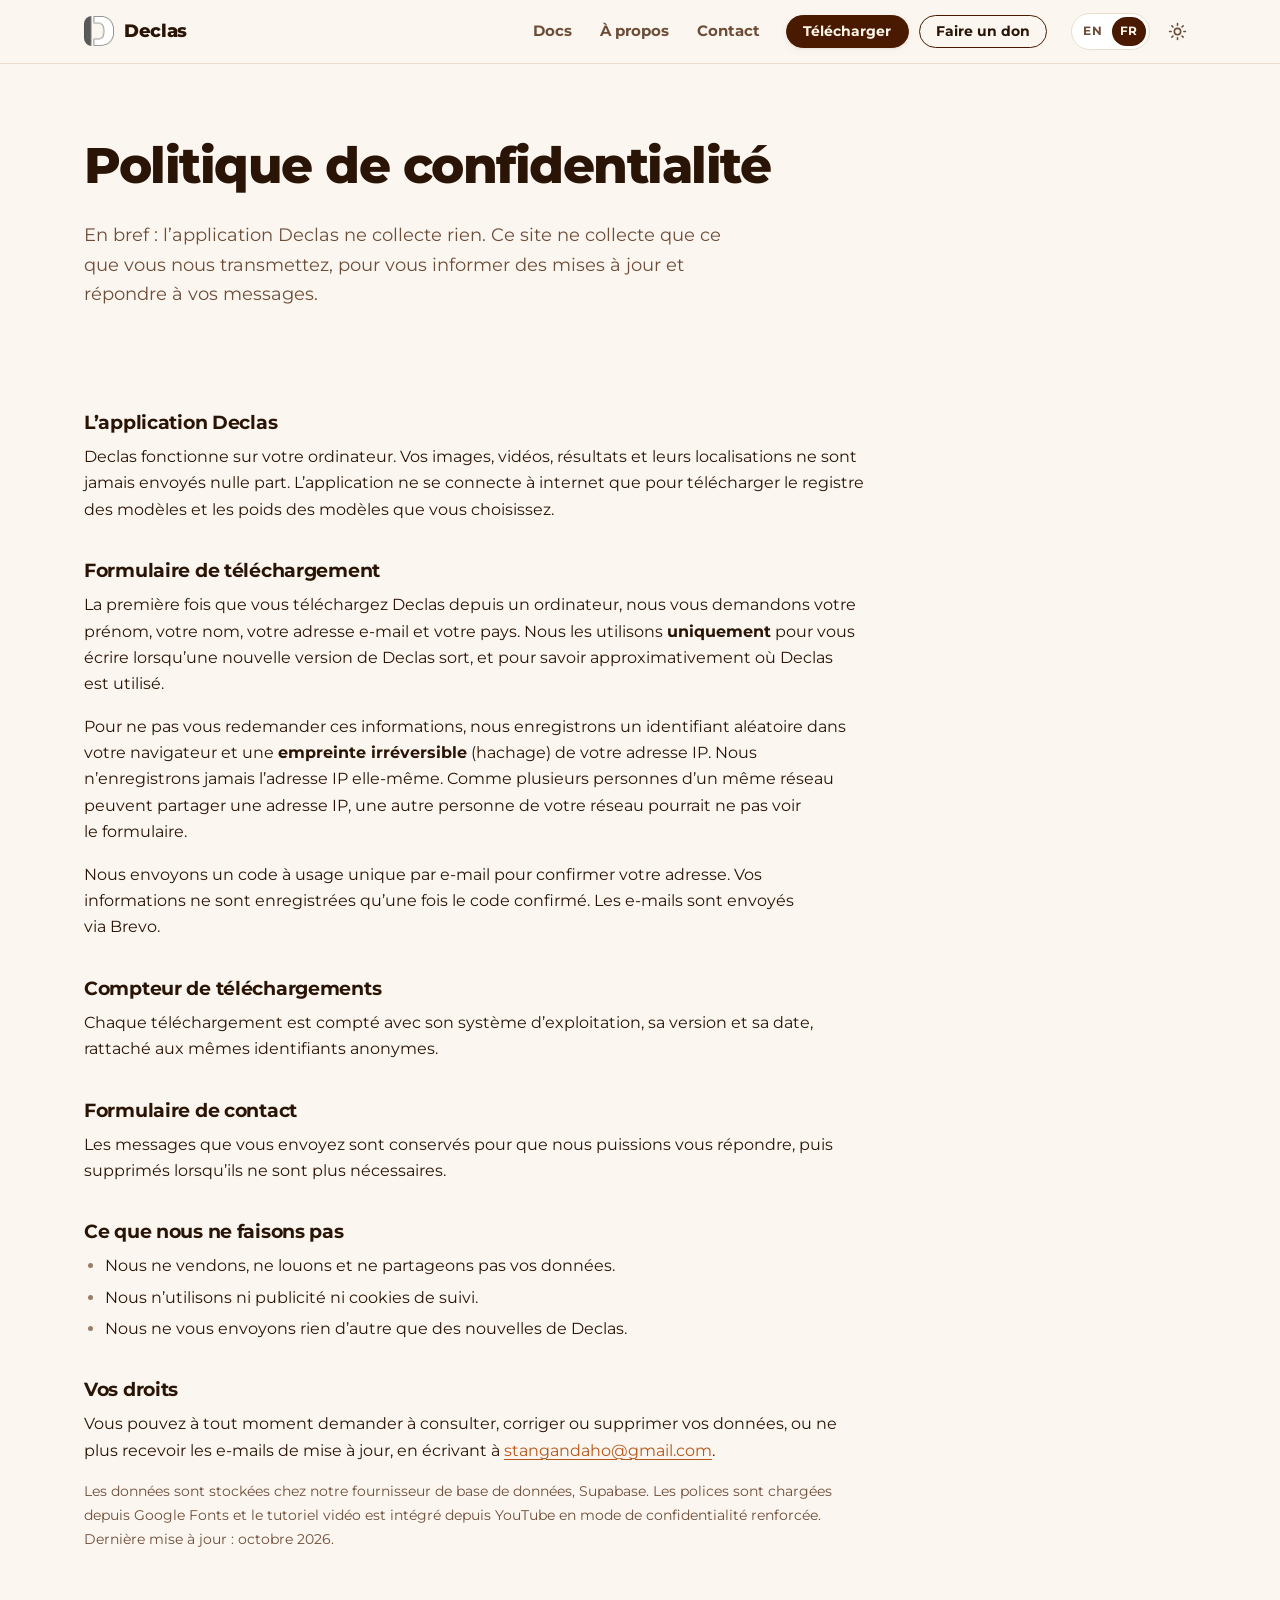
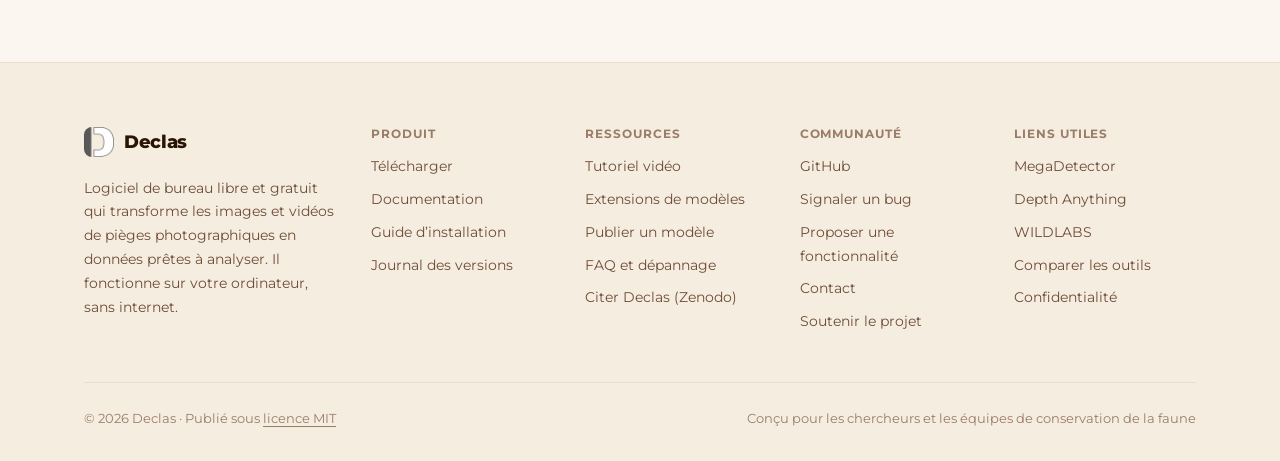
<file: docs/fr/privacy.html>
<!DOCTYPE html>
<html lang="fr" class="no-js" data-base="../">
<head>
  <meta charset="UTF-8">
  <meta name="viewport" content="width=device-width, initial-scale=1, viewport-fit=cover">
  <title>Confidentialité · Declas</title>
  <meta name="description" content="Comment le site de Declas traite vos données : ce qui est collecté, pourquoi, et comment le faire supprimer.">
  <link rel="canonical" href="https://stangandaho.github.io/declas/fr/privacy.html">
  <link rel="alternate" hreflang="en" href="https://stangandaho.github.io/declas/privacy.html">
  <link rel="alternate" hreflang="fr" href="https://stangandaho.github.io/declas/fr/privacy.html">
  <link rel="alternate" hreflang="x-default" href="https://stangandaho.github.io/declas/privacy.html">
  <meta name="theme-color" content="#FBF7F0">
  <meta property="og:type" content="website">
  <meta property="og:site_name" content="Declas">
  <meta property="og:locale" content="fr_FR">
  <meta property="og:locale:alternate" content="en_US">
  <meta property="og:url" content="https://stangandaho.github.io/declas/fr/privacy.html">
  <meta property="og:title" content="Confidentialité · Declas">
  <meta property="og:description" content="Comment le site de Declas traite vos données : ce qui est collecté, pourquoi, et comment le faire supprimer.">
  <meta property="og:image" content="https://stangandaho.github.io/declas/assets/img/og-image-fr.jpg">
  <meta property="og:image:width" content="1200">
  <meta property="og:image:height" content="630">
  <meta name="twitter:card" content="summary_large_image">
  <meta name="twitter:title" content="Confidentialité · Declas">
  <meta name="twitter:description" content="Comment le site de Declas traite vos données : ce qui est collecté, pourquoi, et comment le faire supprimer.">
  <meta name="twitter:image" content="https://stangandaho.github.io/declas/assets/img/og-image-fr.jpg">
  <link rel="icon" type="image/png" href="../assets/img/logo.png">
  <link rel="preconnect" href="https://fonts.googleapis.com">
  <link rel="preconnect" href="https://fonts.gstatic.com" crossorigin>
  <link href="https://fonts.googleapis.com/css2?family=Montserrat:wght@400;500;600;700;800&family=JetBrains+Mono:wght@400;500&display=swap" rel="stylesheet">
  <script>try{var t=localStorage.getItem('declas-theme');if(t)document.documentElement.setAttribute('data-theme',t)}catch(e){}</script>
  <link rel="stylesheet" href="../assets/css/site.css">
</head>
<body>
  <a class="skip-link" href="#main">Aller au contenu</a>
  <header class="site-header">
    <div class="container">
      <a class="brand" href="index.html"><img src="../assets/img/logo.png" alt="" width="30" height="30">Declas</a>
      <nav class="nav" aria-label="Navigation principale">
        <a href="docs.html">Docs</a>
        <a href="about.html">À propos</a>
        <a href="contact.html">Contact</a>
        <button type="button" class="btn btn-primary btn-sm nav-cta" data-open-download>Télécharger</button>
        <a class="btn btn-secondary btn-sm nav-cta nav-donate" href="donate.html">Faire un don</a>
      </nav>
      <div class="header-tools">
        <div class="lang-switch" role="group" aria-label="Langue"><a href="../privacy.html" lang="en" hreflang="en" data-lang="en">EN</a><a href="privacy.html" lang="fr" hreflang="fr" data-lang="fr" aria-current="true">FR</a></div>
        <button class="icon-btn theme-toggle" type="button" aria-label="Activer ou désactiver le mode sombre">
          <svg class="icon-sun" viewBox="0 0 24 24" fill="none" stroke="currentColor" stroke-width="2" stroke-linecap="round"><circle cx="12" cy="12" r="4"/><path d="M12 2v2M12 20v2M4.9 4.9l1.4 1.4M17.7 17.7l1.4 1.4M2 12h2M20 12h2M4.9 19.1l1.4-1.4M17.7 6.3l1.4-1.4"/></svg>
          <svg class="icon-moon" viewBox="0 0 24 24" fill="none" stroke="currentColor" stroke-width="2" stroke-linecap="round" stroke-linejoin="round"><path d="M21 12.8A9 9 0 1 1 11.2 3a7 7 0 0 0 9.8 9.8z"/></svg>
        </button>
        <button class="icon-btn menu-toggle" type="button" aria-label="Ouvrir le menu" aria-expanded="false">
          <svg viewBox="0 0 24 24" fill="none" stroke="currentColor" stroke-width="2" stroke-linecap="round"><path d="M4 7h16M4 12h16M4 17h16"/></svg>
        </button>
      </div>
    </div>
  </header>

  <main id="main">
    <section class="page-hero">
      <div class="container">
        <h1>Politique de confidentialité</h1>
        <p class="lead">En bref : l’application Declas ne collecte rien. Ce site ne collecte que ce que vous nous transmettez, pour vous informer des mises à jour et répondre à vos messages.</p>
      </div>
    </section>
    <section class="section-sm" style="padding-top:8px;padding-bottom:96px">
      <div class="container">
        <div class="prose">
          <h3>L’application Declas</h3>
          <p>Declas fonctionne sur votre ordinateur. Vos images, vidéos, résultats et leurs localisations ne sont jamais envoyés nulle part. L’application ne se connecte à internet que pour télécharger le registre des modèles et les poids des modèles que vous choisissez.</p>
          <h3>Formulaire de téléchargement</h3>
          <p>La première fois que vous téléchargez Declas depuis un ordinateur, nous vous demandons votre prénom, votre nom, votre adresse e-mail et votre pays. Nous les utilisons <strong>uniquement</strong> pour vous écrire lorsqu’une nouvelle version de Declas sort, et pour savoir approximativement où Declas est utilisé.</p>
          <p>Pour ne pas vous redemander ces informations, nous enregistrons un identifiant aléatoire dans votre navigateur et une <strong>empreinte irréversible</strong> (hachage) de votre adresse IP. Nous n’enregistrons jamais l’adresse IP elle-même. Comme plusieurs personnes d’un même réseau peuvent partager une adresse IP, une autre personne de votre réseau pourrait ne pas voir le formulaire.</p>
          <p>Nous envoyons un code à usage unique par e-mail pour confirmer votre adresse. Vos informations ne sont enregistrées qu’une fois le code confirmé. Les e-mails sont envoyés via Brevo.</p>
          <h3>Compteur de téléchargements</h3>
          <p>Chaque téléchargement est compté avec son système d’exploitation, sa version et sa date, rattaché aux mêmes identifiants anonymes.</p>
          <h3>Formulaire de contact</h3>
          <p>Les messages que vous envoyez sont conservés pour que nous puissions vous répondre, puis supprimés lorsqu’ils ne sont plus nécessaires.</p>
          <h3>Ce que nous ne faisons pas</h3>
          <ul>
            <li>Nous ne vendons, ne louons et ne partageons pas vos données.</li>
            <li>Nous n’utilisons ni publicité ni cookies de suivi.</li>
            <li>Nous ne vous envoyons rien d’autre que des nouvelles de Declas.</li>
          </ul>
          <h3>Vos droits</h3>
          <p>Vous pouvez à tout moment demander à consulter, corriger ou supprimer vos données, ou ne plus recevoir les e-mails de mise à jour, en écrivant à <a href="mailto:stangandaho@gmail.com">stangandaho@gmail.com</a>.</p>
          <p class="muted" style="font-size:.9rem">Les données sont stockées chez notre fournisseur de base de données, Supabase. Les polices sont chargées depuis Google Fonts et le tutoriel vidéo est intégré depuis YouTube en mode de confidentialité renforcée. Dernière mise à jour : octobre 2026.</p>
        </div>
      </div>
    </section>
  </main>

  <div id="site-footer"></div>
  <script src="../assets/js/config.js"></script>
  <script src="../assets/js/site.js"></script>
</body>
</html>
</file>
<file: docs/assets/css/site.css>
/* Declas website */

*, *::before, *::after { box-sizing: border-box; }
html, body { margin: 0; padding: 0; }

:root {
  --brown: #491A00;
  --rust: #8C3503;
  --orange: #D97925;
  --amber: #F2A444;
  --cream: #F2E1C2;

  --bg: #FBF7F0;
  --bg-soft: #F5EDE0;
  --surface: #FFFFFF;
  --text: #2A1406;
  --muted: #6E4D38;
  --faint: #9A7D68;
  --border: #EADDCB;
  --border-strong: #D9C6AC;
  --accent: #B5561A;
  --accent-soft: #FBE9D3;
  --primary-bg: #491A00;
  --primary-text: #FFF6EA;
  --code-bg: #F3EADC;
  --success: #2F7A3E;
  --danger: #B3261E;
  --overlay: rgba(42, 20, 6, .42);
  --shadow-sm: 0 1px 2px rgba(73, 26, 0, .06), 0 2px 8px rgba(73, 26, 0, .05);
  --shadow-md: 0 2px 6px rgba(73, 26, 0, .06), 0 12px 32px rgba(73, 26, 0, .09);
  --shadow-lg: 0 8px 24px rgba(73, 26, 0, .10), 0 32px 64px rgba(73, 26, 0, .16);

  --radius-sm: 4px;
  --radius-md: 6px;
  --radius-lg: 8px;
  --header-h: 64px;
  --maxw: 1160px;

  --ease-out: cubic-bezier(0.23, 1, 0.32, 1);
  --ease-in-out: cubic-bezier(0.77, 0, 0.175, 1);

  --font: 'Montserrat', -apple-system, BlinkMacSystemFont, 'Segoe UI', sans-serif;
  --mono: 'JetBrains Mono', ui-monospace, SFMono-Regular, Consolas, monospace;
  color-scheme: light;
}

@media (prefers-color-scheme: dark) {
  :root:not([data-theme="light"]) {
    --bg: #15100C;
    --bg-soft: #1C1510;
    --surface: #211912;
    --text: #F5EADB;
    --muted: #C9B19B;
    --faint: #94796A;
    --border: #35281D;
    --border-strong: #4A3828;
    --accent: #F2A444;
    --accent-soft: #3A2513;
    --primary-bg: #F2A444;
    --primary-text: #2A1406;
    --code-bg: #2A2017;
    --success: #6CC07D;
    --danger: #F2827A;
    --overlay: rgba(0, 0, 0, .6);
    --shadow-sm: 0 1px 2px rgba(0, 0, 0, .3);
    --shadow-md: 0 2px 6px rgba(0, 0, 0, .3), 0 12px 32px rgba(0, 0, 0, .35);
    --shadow-lg: 0 8px 24px rgba(0, 0, 0, .4), 0 32px 64px rgba(0, 0, 0, .5);
    color-scheme: dark;
  }
}
:root[data-theme="dark"] {
  --bg: #15100C;
  --bg-soft: #1C1510;
  --surface: #211912;
  --text: #F5EADB;
  --muted: #C9B19B;
  --faint: #94796A;
  --border: #35281D;
  --border-strong: #4A3828;
  --accent: #F2A444;
  --accent-soft: #3A2513;
  --primary-bg: #F2A444;
  --primary-text: #2A1406;
  --code-bg: #2A2017;
  --success: #6CC07D;
  --danger: #F2827A;
  --overlay: rgba(0, 0, 0, .6);
  --shadow-sm: 0 1px 2px rgba(0, 0, 0, .3);
  --shadow-md: 0 2px 6px rgba(0, 0, 0, .3), 0 12px 32px rgba(0, 0, 0, .35);
  --shadow-lg: 0 8px 24px rgba(0, 0, 0, .4), 0 32px 64px rgba(0, 0, 0, .5);
  color-scheme: dark;
}

body {
  font-family: var(--font);
  font-size: 16px;
  line-height: 1.65;
  color: var(--text);
  background: var(--bg);
  -webkit-font-smoothing: antialiased;
  -webkit-tap-highlight-color: transparent;
  text-rendering: optimizeLegibility;
}
img { max-width: 100%; display: block; }
[hidden] { display: none !important; }
a { color: var(--accent); text-underline-offset: 3px; text-decoration-thickness: 1px; }
h1, h2, h3, h4 { line-height: 1.2; letter-spacing: -0.015em; margin: 0 0 .5em; text-wrap: balance; }
p { margin: 0 0 1em; text-wrap: pretty; }
code, kbd, pre { font-family: var(--mono); font-size: .88em; font-variant-ligatures: none; }
:not(pre) > code {
  background: var(--code-bg);
  padding: .12em .4em;
  border-radius: 5px;
  overflow-wrap: anywhere;
}
kbd {
  border: 1px solid var(--border-strong);
  border-bottom-width: 2px;
  border-radius: 5px;
  padding: .05em .4em;
  background: var(--surface);
}
::selection { background: var(--amber); color: #2A1406; }
:focus-visible { outline: 2px solid var(--accent); outline-offset: 2px; border-radius: 4px; }

.container { width: 100%; max-width: var(--maxw); margin: 0 auto; padding: 0 24px; }
@media (max-width: 600px) { .container { padding: 0 16px; } }

.skip-link {
  position: absolute; left: 16px; top: -48px; z-index: 100;
  background: var(--primary-bg); color: var(--primary-text);
  padding: 8px 14px; border-radius: var(--radius-sm);
}
.skip-link:focus { top: 12px; }

/* Buttons */

.btn {
  display: inline-flex; align-items: center; justify-content: center; gap: .55em;
  font: inherit; font-weight: 600; font-size: .95rem; line-height: 1;
  padding: .85em 1.3em;
  border-radius: 999px;
  border: 1px solid transparent;
  cursor: pointer;
  text-decoration: none;
  user-select: none;
  transition: transform 160ms var(--ease-out), background-color 160ms ease, border-color 160ms ease, color 160ms ease, box-shadow 160ms ease;
}
.btn:active { transform: scale(0.97); }
.btn svg { width: 1.1em; height: 1.1em; flex: none; }
.btn-primary { background: var(--primary-bg); color: var(--primary-text); box-shadow: var(--shadow-sm); }
.btn-secondary { background: var(--surface); color: var(--text); border-color: var(--border-strong); }
.btn-ghost { background: transparent; color: var(--text); }
.btn-sm { font-size: .85rem; padding: .65em 1em; }
.btn-block { width: 100%; }
.btn[disabled], .btn.is-disabled { opacity: .5; cursor: not-allowed; transform: none; pointer-events: none; }
@media (hover: hover) and (pointer: fine) {
  .btn-primary:hover { background: color-mix(in srgb, var(--primary-bg) 88%, var(--text)); }
  .btn-secondary:hover { border-color: var(--faint); }
  .btn-ghost:hover { background: var(--bg-soft); }
}

/* Header */

.site-header {
  position: sticky; top: 0; z-index: 40;
  height: var(--header-h);
  background: color-mix(in srgb, var(--bg) 86%, transparent);
  backdrop-filter: saturate(1.4) blur(12px);
  -webkit-backdrop-filter: saturate(1.4) blur(12px);
  border-bottom: 1px solid var(--border);
}
.site-header .container { height: 100%; display: flex; align-items: center; gap: 24px; }
.brand {
  display: inline-flex; align-items: center; gap: 10px;
  font-weight: 800; font-size: 1.15rem; letter-spacing: -0.02em;
  color: var(--text); text-decoration: none;
}
.brand img { width: 30px; height: 30px; border-radius: 8px; }
.nav { display: flex; align-items: center; gap: 4px; margin-left: auto; }
.nav a, .nav button.nav-link {
  font: inherit; font-size: .92rem; font-weight: 700;
  color: var(--muted); text-decoration: none;
  background: none; border: 0; cursor: pointer;
  padding: 8px 12px; border-radius: 999px;
  transition: color 150ms ease, background-color 150ms ease;
}
.nav a[aria-current="page"] { color: var(--text); background: var(--bg-soft); }
@media (hover: hover) and (pointer: fine) {
  .nav a:hover, .nav button.nav-link:hover { color: var(--text); }
}

/* Call-to-action buttons at the end of the nav */
.nav .nav-cta {
  font-size: .88rem; font-weight: 700; line-height: 1;
  padding: .62em 1.15em;
  border-radius: 999px;
  transition: transform 160ms var(--ease-out), background-color 160ms ease, border-color 160ms ease, color 160ms ease;
}
.nav .nav-cta:active { transform: scale(0.97); }
.nav .nav-cta.btn-primary { margin-left: 10px; background: var(--primary-bg); color: var(--primary-text); border: 1.5px solid var(--primary-bg); }
.nav .nav-cta.nav-donate { margin-left: 6px; background: transparent; color: var(--text); border: 1.5px solid var(--primary-bg); }
.nav .nav-cta.nav-donate[aria-current="page"] { background: var(--accent-soft); }
@media (hover: hover) and (pointer: fine) {
  .nav .nav-cta.btn-primary:hover { background: color-mix(in srgb, var(--primary-bg) 86%, var(--text)); color: var(--primary-text); }
  .nav .nav-cta.nav-donate:hover { background: var(--accent-soft); color: var(--text); }
}
@media (prefers-reduced-motion: reduce) { .nav .nav-cta:active { transform: none; } }
.header-tools { display: flex; align-items: center; gap: 4px; }
.icon-btn {
  display: inline-grid; place-items: center;
  width: 38px; height: 38px; border-radius: 999px;
  border: 0; background: transparent; color: var(--muted); cursor: pointer;
  transition: transform 160ms var(--ease-out), background-color 150ms ease, color 150ms ease;
}
.icon-btn:active { transform: scale(0.94); }
.icon-btn svg { width: 19px; height: 19px; }
@media (hover: hover) and (pointer: fine) { .icon-btn:hover { background: var(--bg-soft); color: var(--text); } }
.lang-switch {
  display: inline-flex; align-items: center; gap: 2px;
  padding: 3px; margin-right: 4px;
  border: 1px solid var(--border); border-radius: 999px;
  background: var(--surface);
}
.lang-switch a {
  min-width: 34px; padding: 4px 8px;
  border-radius: 999px;
  font-size: .76rem; font-weight: 700; letter-spacing: .04em; text-align: center;
  color: var(--muted); text-decoration: none;
  transition: background-color 150ms ease, color 150ms ease, transform 160ms var(--ease-out);
}
.lang-switch a:active { transform: scale(0.95); }
.lang-switch a[aria-current="true"] { background: var(--primary-bg); color: var(--primary-text); }
@media (hover: hover) and (pointer: fine) { .lang-switch a:not([aria-current]):hover { color: var(--text); } }
@media (prefers-reduced-motion: reduce) { .lang-switch a:active { transform: none; } }
.theme-toggle .icon-moon { display: none; }
:root[data-theme="dark"] .theme-toggle .icon-sun { display: none; }
:root[data-theme="dark"] .theme-toggle .icon-moon { display: block; }
.menu-toggle { display: none; }

@media (max-width: 860px) {
  .menu-toggle { display: inline-grid; }
  .nav {
    position: fixed; left: 12px; right: 12px; top: calc(var(--header-h) + 8px);
    flex-direction: row; flex-wrap: wrap; align-items: center; gap: 2px;
    padding: 10px;
    background: var(--surface);
    border: 1px solid var(--border);
    border-radius: var(--radius-lg);
    box-shadow: var(--shadow-lg);
    transform-origin: top right;
    opacity: 0; transform: scale(0.97) translateY(-4px); pointer-events: none; visibility: hidden;
    transition: opacity 180ms var(--ease-out), transform 180ms var(--ease-out), visibility 0s linear 180ms;
  }
  .nav.open { opacity: 1; transform: none; pointer-events: auto; visibility: visible; transition-delay: 0s; }
  .nav a, .nav button.nav-link { flex: 1 0 100%; padding: 12px 14px; font-size: 1rem; text-align: left; border-radius: var(--radius-sm); }
  /* The two buttons share one row under the links, at their natural size, left-aligned with the link text */
  .nav .nav-cta.btn-primary, .nav .nav-cta.nav-donate { flex: 0 0 auto; margin: 10px 0 4px; padding: .7em 1.2em; font-size: .95rem; }
  .nav .nav-cta.btn-primary { margin-left: 14px; margin-right: 6px; }
  .header-tools { margin-left: auto; }
}

/* Sections */

main { display: block; }
.section { padding: 88px 0; }
.section-sm { padding: 56px 0; }
.section-alt { background: var(--bg-soft); border-top: 1px solid var(--border); border-bottom: 1px solid var(--border); }
.eyebrow {
  display: inline-flex; align-items: center; gap: 8px;
  font-size: .78rem; font-weight: 700; letter-spacing: .08em; text-transform: uppercase;
  color: var(--accent);
  margin-bottom: 14px;
}
.section-head { max-width: 680px; margin-bottom: 44px; }
.section-head h2 { font-size: clamp(1.7rem, 3.2vw, 2.4rem); font-weight: 800; }
.section-head p { color: var(--muted); font-size: 1.06rem; }
.lead { font-size: 1.12rem; color: var(--muted); }

.page-hero { padding: 72px 0 40px; }
.page-hero h1 { font-size: clamp(2rem, 4.4vw, 3.1rem); font-weight: 800; letter-spacing: -0.03em; }
.page-hero p { max-width: 640px; }

/* Home hero */

.hero { padding: 72px 0 32px; overflow: hidden; }
.hero-grid { display: grid; grid-template-columns: 1fr; gap: 48px; text-align: center; justify-items: center; }
.hero h1 {
  font-size: clamp(2.2rem, 5.6vw, 4rem);
  font-weight: 800; letter-spacing: -0.035em; line-height: 1.06;
  max-width: 900px; margin-bottom: 20px;
}
.hero h1 em { font-style: normal; color: var(--accent); }
.hero .lead { max-width: 640px; margin: 0 auto 32px; }
.hero-actions { display: flex; flex-wrap: wrap; gap: 12px; justify-content: center; }
.hero-meta {
  display: flex; flex-wrap: wrap; justify-content: center; gap: 8px 22px;
  margin-top: 24px; color: var(--faint); font-size: .86rem;
}
.hero-meta > span { display: inline-flex; align-items: center; gap: 6px; }
.hero-meta svg { width: 15px; height: 15px; color: var(--success); }
.pill {
  display: inline-flex; align-items: center; gap: 8px;
  padding: 6px 14px 6px 6px; margin-bottom: 26px;
  border: 1px solid var(--border); border-radius: 999px;
  background: var(--surface); color: var(--muted);
  font-size: .84rem; font-weight: 500; text-decoration: none;
}
.pill b { background: var(--accent-soft); color: var(--accent); border-radius: 999px; padding: 2px 10px; font-weight: 700; }

.app-frame {
  width: 100%; max-width: 1080px;
  border-radius: var(--radius-lg);
  border: 1px solid var(--border);
  background: var(--surface);
  box-shadow: var(--shadow-lg);
  overflow: hidden;
}
.app-frame-bar {
  display: flex; align-items: center; gap: 7px;
  height: 34px; padding: 0 14px;
  border-bottom: 1px solid var(--border);
  background: var(--bg-soft);
  font-size: .76rem; color: var(--faint);
}
.app-frame-bar i { width: 10px; height: 10px; border-radius: 50%; background: var(--border-strong); }
.app-frame-bar span { margin-left: 8px; }
.app-frame img { width: 100%; height: auto; }

/* Grids & cards */

.grid { display: grid; gap: 20px; }
.grid-2 { grid-template-columns: repeat(2, 1fr); }
.grid-3 { grid-template-columns: repeat(3, 1fr); }
.grid-4 { grid-template-columns: repeat(4, 1fr); }
@media (max-width: 960px) { .grid-3, .grid-4 { grid-template-columns: repeat(2, 1fr); } }
@media (max-width: 640px) { .grid-2, .grid-3, .grid-4 { grid-template-columns: 1fr; } }

.card {
  background: var(--surface);
  border: 1px solid var(--border);
  border-radius: var(--radius-lg);
  padding: 26px;
}
.card h3 { font-size: 1.08rem; font-weight: 700; margin-bottom: 8px; }
.card p { color: var(--muted); font-size: .95rem; margin: 0; }
.feature-icon {
  display: grid; place-items: center;
  width: 44px; height: 44px; margin-bottom: 18px;
  border-radius: 50%;
  background: var(--accent-soft); color: var(--accent);
}
.feature-icon svg { width: 22px; height: 22px; }

/* Feature cards: staggered by column, then the icon settles in just after its card */
.card.reveal { --delay: 0ms; transition-delay: var(--delay); }
.card.reveal .feature-icon {
  opacity: 0;
  transform: scale(0.9);
  transition: opacity 400ms var(--ease-out), transform 400ms var(--ease-out);
  transition-delay: calc(var(--delay) + 120ms);
}
.card.reveal .feature-icon svg {
  transform: rotate(-8deg);
  transition: transform 500ms var(--ease-out);
  transition-delay: calc(var(--delay) + 120ms);
}
.card.reveal.in .feature-icon, .card.reveal.in .feature-icon svg { opacity: 1; transform: none; }
.no-js .card.reveal .feature-icon, .no-js .card.reveal .feature-icon svg { opacity: 1; transform: none; }
@media (min-width: 961px) {
  .grid-3 > .card.reveal:nth-child(3n+2) { --delay: 80ms; }
  .grid-3 > .card.reveal:nth-child(3n+3) { --delay: 160ms; }
}
@media (min-width: 641px) and (max-width: 960px) {
  .grid-3 > .card.reveal:nth-child(2n) { --delay: 80ms; }
}
/* Once revealed, the stagger must not delay hover */
.card.reveal.settled, .card.reveal.settled .feature-icon, .card.reveal.settled .feature-icon svg { --delay: 0ms; }
@media (prefers-reduced-motion: reduce) {
  .card.reveal .feature-icon, .card.reveal .feature-icon svg { transform: none; transition: opacity 200ms ease; }
}

/* Feature section: a soft warm glow behind the cards, so glass has something to frost */
.features { position: relative; isolation: isolate; }
.features::before {
  content: "";
  position: absolute; inset: 30% 0 0; z-index: -1;
  pointer-events: none;
  background:
    radial-gradient(38% 46% at 22% 55%, rgba(242, 164, 68, .30), transparent 70%),
    radial-gradient(34% 42% at 78% 70%, rgba(140, 53, 3, .18), transparent 70%),
    radial-gradient(30% 36% at 55% 30%, rgba(217, 121, 37, .16), transparent 70%);
}
:root[data-theme="dark"] .features::before {
  background:
    radial-gradient(38% 46% at 22% 55%, rgba(242, 164, 68, .16), transparent 70%),
    radial-gradient(34% 42% at 78% 70%, rgba(217, 121, 37, .14), transparent 70%),
    radial-gradient(30% 36% at 55% 30%, rgba(242, 164, 68, .10), transparent 70%);
}

/* Glass zoom on hover (mouse and trackpad only) */
.glass-card { position: relative; isolation: isolate; overflow: hidden; }
.glass-card::before {
  content: "";
  position: absolute; inset: 0; z-index: -1;
  pointer-events: none;
  /* Glass sheen over the whole card: brighter at the top, fading down */
  background: linear-gradient(160deg, rgba(255, 255, 255, .55) 0%, rgba(255, 255, 255, .12) 45%, rgba(255, 255, 255, 0) 70%);
  opacity: 0;
  transition: opacity 200ms ease;
}
:root[data-theme="dark"] .glass-card::before {
  background: linear-gradient(160deg, rgba(255, 255, 255, .10) 0%, rgba(255, 255, 255, .03) 45%, rgba(255, 255, 255, 0) 70%);
}
@media (hover: hover) and (pointer: fine) {
  .glass-card.settled {
    transition: transform 220ms var(--ease-out), box-shadow 220ms var(--ease-out),
      background-color 220ms ease, border-color 220ms ease;
  }
  .glass-card.settled:hover {
    z-index: 2;
    transform: scale(1.04);
    background-color: color-mix(in srgb, var(--surface) 58%, transparent);
    -webkit-backdrop-filter: blur(18px) saturate(170%);
    backdrop-filter: blur(18px) saturate(170%);
    border-color: color-mix(in srgb, var(--surface) 70%, var(--accent));
    box-shadow: inset 0 1px 0 rgba(255, 255, 255, .55), var(--shadow-lg);
    transition: transform 300ms var(--ease-out), box-shadow 300ms var(--ease-out),
      background-color 300ms ease, border-color 300ms ease;
  }
  :root[data-theme="dark"] .glass-card.settled:hover { box-shadow: inset 0 1px 0 rgba(255, 255, 255, .08), var(--shadow-lg); }
  .glass-card.settled:hover::before { opacity: 1; }
}
@media (prefers-reduced-motion: reduce) {
  .glass-card.settled:hover { transform: none; }
}
@media (prefers-reduced-transparency: reduce) {
  .glass-card.settled:hover { background-color: var(--surface); -webkit-backdrop-filter: none; backdrop-filter: none; }
  .features::before { display: none; }
}

.steps { counter-reset: step; display: grid; grid-template-columns: repeat(4, 1fr); gap: 20px; }
@media (max-width: 960px) { .steps { grid-template-columns: repeat(2, 1fr); } }
@media (max-width: 560px) { .steps { grid-template-columns: 1fr; } }
.step { position: relative; padding-top: 52px; }
.step::before {
  counter-increment: step; content: counter(step);
  position: absolute; top: 0; left: 0;
  display: grid; place-items: center;
  width: 36px; height: 36px; border-radius: 999px;
  background: var(--primary-bg); color: var(--primary-text);
  font-weight: 800; font-size: .95rem;
}
.step h3 { font-size: 1.05rem; margin-bottom: 6px; }
.step p { color: var(--muted); font-size: .94rem; margin: 0; }

.gallery { display: grid; grid-template-columns: repeat(2, 1fr); gap: 20px; }
@media (max-width: 720px) { .gallery { grid-template-columns: 1fr; } }
.shot {
  margin: 0;
  border: 1px solid var(--border);
  border-radius: var(--radius-md);
  overflow: hidden;
  background: var(--surface);
}
.shot img { width: 100%; height: auto; cursor: zoom-in; }
.shot figcaption {
  padding: 12px 16px;
  font-size: .86rem; color: var(--muted); font-style: italic;
  border-top: 1px solid var(--border);
}
.shot figcaption b { color: var(--text); font-weight: 600; }

.cta-band {
  border-radius: var(--radius-lg);
  background: var(--brown);
  color: #FFF2E0;
  padding: 56px 48px;
  display: flex; align-items: center; justify-content: space-between; gap: 32px; flex-wrap: wrap;
}
.cta-band h2 { font-size: clamp(1.5rem, 3vw, 2.1rem); font-weight: 800; margin: 0 0 6px; }
.cta-band p { color: #E8CFAE; margin: 0; }
.cta-band .btn-primary { background: var(--amber); color: #2A1406; }
.cta-band .btn-secondary { background: transparent; color: #FFF2E0; border-color: rgba(255, 242, 224, .35); }
@media (max-width: 600px) { .cta-band { padding: 36px 24px; } }

.chip-list { display: flex; flex-wrap: wrap; gap: 8px; }
.chip {
  display: inline-flex; align-items: center; gap: 6px;
  padding: 6px 12px;
  border: 1px solid var(--border); border-radius: 999px;
  background: var(--surface);
  font-size: .84rem; color: var(--muted);
}
.chip b { color: var(--text); font-weight: 600; }

/* Feature tags: endless horizontal slide (only once JS has duplicated the set) */
.marquee.is-running {
  overflow: hidden;
  -webkit-mask-image: linear-gradient(90deg, transparent, #000 6%, #000 94%, transparent);
  mask-image: linear-gradient(90deg, transparent, #000 6%, #000 94%, transparent);
}
.marquee.is-running .marquee-track {
  flex-wrap: nowrap;
  gap: 0;
  width: max-content;
  animation: marquee var(--marquee-duration, 40s) linear infinite;
}
/* Spacing as margin, not gap, so the two halves are exactly equal and -50% loops seamlessly */
.marquee.is-running .chip { flex: none; margin-right: 8px; white-space: nowrap; }
@keyframes marquee { to { transform: translateX(-50%); } }
@media (hover: hover) and (pointer: fine) {
  .marquee.is-running:hover .marquee-track { animation-play-state: paused; }
}
@media (prefers-reduced-motion: reduce) {
  .marquee.is-running .marquee-track { animation: none; }
}

/* Tables */

.table-wrap {
  overflow-x: auto;
  border: 1px solid var(--border);
  border-radius: var(--radius-md);
  background: var(--surface);
  margin: 0 0 1.5em;
  -webkit-overflow-scrolling: touch;
}
table { width: 100%; border-collapse: collapse; font-size: .9rem; }
th, td { text-align: left; padding: 11px 14px; border-bottom: 1px solid var(--border); vertical-align: top; }
th { font-weight: 700; background: var(--bg-soft); white-space: nowrap; }
tbody tr:last-child td { border-bottom: 0; }
td code { white-space: nowrap; }

.compare th:first-child, .compare td:first-child { position: sticky; left: 0; background: var(--surface); z-index: 1; min-width: 180px; }
.compare th:first-child { background: var(--bg-soft); }
.compare .is-declas { background: var(--accent-soft); }
.compare th.is-declas { color: var(--accent); }
.yes, .no, .part { display: inline-flex; align-items: center; gap: 6px; white-space: nowrap; }
.yes::before, .no::before, .part::before {
  content: ""; width: 8px; height: 8px; border-radius: 50%; flex: none;
}
.yes::before { background: var(--success); }
.no::before { background: var(--border-strong); }
.part::before { background: var(--amber); }

/* Pager */
.pager { display: flex; align-items: center; justify-content: space-between; flex-wrap: wrap; gap: 12px; margin: -0.6em 0 1.5em; }
.pager-info { font-size: .85rem; color: var(--muted); font-variant-numeric: tabular-nums; }
.pager-btns { display: flex; gap: 4px; flex-wrap: wrap; }
.pager-btn {
  min-width: 34px; height: 34px; padding: 0 10px;
  font: inherit; font-size: .86rem; font-weight: 600; font-variant-numeric: tabular-nums;
  color: var(--muted); background: var(--surface);
  border: 1px solid var(--border); border-radius: var(--radius-sm);
  cursor: pointer;
  transition: transform 160ms var(--ease-out), color 150ms ease, border-color 150ms ease, background-color 150ms ease;
}
.pager-btn:active { transform: scale(0.95); }
.pager-btn[aria-current="page"] { background: var(--primary-bg); border-color: var(--primary-bg); color: var(--primary-text); }
.pager-btn[disabled] { opacity: .4; cursor: default; transform: none; }
@media (hover: hover) and (pointer: fine) { .pager-btn:not([disabled]):not([aria-current]):hover { color: var(--text); border-color: var(--border-strong); } }
@media (prefers-reduced-motion: reduce) { .pager-btn:active { transform: none; } }

/* Colour legend for the comparison table */
.legend { display: flex; flex-wrap: wrap; gap: 8px 20px; margin: 0 0 12px; font-size: .84rem; color: var(--muted); }

/* Forms */

.form { display: grid; gap: 16px; }
.form-row { display: grid; grid-template-columns: 1fr 1fr; gap: 16px; }
@media (max-width: 560px) { .form-row { grid-template-columns: 1fr; } }
.field { display: grid; gap: 6px; }
.field label { font-size: .86rem; font-weight: 600; }
.field label .opt { color: var(--faint); font-weight: 400; }
.input, .select, .textarea {
  width: 100%;
  font: inherit; font-size: 16px; color: var(--text);
  background: var(--surface);
  border: 1px solid var(--border-strong);
  border-radius: var(--radius-sm);
  padding: 11px 13px;
  transition: border-color 150ms ease, box-shadow 150ms ease;
}
.textarea { min-height: 150px; resize: vertical; line-height: 1.55; }
.select {
  appearance: none;
  background-image: url("data:image/svg+xml,%3Csvg xmlns='http://www.w3.org/2000/svg' viewBox='0 0 24 24' fill='none' stroke='%239A7D68' stroke-width='2.2' stroke-linecap='round' stroke-linejoin='round'%3E%3Cpath d='M6 9l6 6 6-6'/%3E%3C/svg%3E");
  background-repeat: no-repeat; background-position: right 12px center; background-size: 16px;
  padding-right: 38px;
}
.input:focus, .select:focus, .textarea:focus {
  outline: none;
  border-color: var(--accent);
  box-shadow: 0 0 0 3px color-mix(in srgb, var(--accent) 22%, transparent);
}
.field-hint { font-size: .8rem; color: var(--faint); }
.field.invalid .input, .field.invalid .select, .field.invalid .textarea { border-color: var(--danger); }
.field-error { font-size: .8rem; color: var(--danger); min-height: 0; }
.check { display: flex; gap: 10px; align-items: flex-start; font-size: .86rem; color: var(--muted); }
.check input { margin-top: 3px; accent-color: var(--accent); width: 16px; height: 16px; flex: none; }
.hp { position: absolute !important; left: -9999px !important; width: 1px; height: 1px; overflow: hidden; }
.form-status { font-size: .9rem; margin: 0; min-height: 1.4em; }
.form-status.ok { color: var(--success); }
.form-status.err { color: var(--danger); }

/* Modal */

.modal {
  position: fixed; inset: 0; z-index: 80;
  display: grid; place-items: center;
  padding: 16px;
  visibility: hidden;
}
.modal.open { visibility: visible; }
.modal-backdrop {
  position: absolute; inset: 0;
  background: var(--overlay);
  opacity: 0;
  transition: opacity 150ms ease;
}
.modal.open .modal-backdrop { opacity: 1; transition-duration: 220ms; }
.modal-panel {
  position: relative;
  width: 100%; max-width: 860px;
  max-height: calc(100dvh - 32px);
  overflow: auto;
  overscroll-behavior: contain;
  background: var(--surface);
  border: 1px solid var(--border);
  border-radius: var(--radius-lg);
  box-shadow: var(--shadow-lg);
  opacity: 0;
  transform: scale(0.96) translateY(8px);
  transition: opacity 150ms ease, transform 150ms ease;
}
.modal.open .modal-panel {
  opacity: 1; transform: none;
  transition: opacity 240ms var(--ease-out), transform 240ms var(--ease-out);
}
.modal-close { position: absolute; top: 14px; right: 14px; z-index: 2; }
.modal-head { padding: 30px 32px 4px; }
.modal-head h2 { font-size: 1.5rem; font-weight: 800; margin: 0 0 4px; padding-right: 40px; }
.modal-head p { color: var(--muted); margin: 0; font-size: .95rem; }
.modal-body { padding: 24px 32px 30px; }
@media (max-width: 600px) {
  .modal { padding: 0; align-items: end; }
  .modal-panel { border-radius: var(--radius-lg) var(--radius-lg) 0 0; max-height: 92dvh; transform: translateY(24px); }
  .modal-head { padding: 26px 20px 4px; }
  .modal-body { padding: 20px 20px calc(24px + env(safe-area-inset-bottom)); }
}


.os-grid { display: grid; grid-template-columns: repeat(3, 1fr); gap: 14px; }
@media (max-width: 720px) { .os-grid { grid-template-columns: 1fr; } }
.os-card {
  position: relative;
  display: flex; flex-direction: column;
  padding: 22px 20px 20px;
  border: 1px solid var(--border);
  border-radius: var(--radius-lg);
  background: var(--bg);
}
.os-card.is-current { border-color: var(--accent); box-shadow: 0 0 0 1px var(--accent); }
.os-card .tag-current {
  position: absolute; top: 14px; right: 14px;
  font-size: .7rem; font-weight: 700; letter-spacing: .05em; text-transform: uppercase;
  color: var(--accent);
}
.os-card .os-logo { width: 34px; height: 34px; color: var(--text); margin-bottom: 14px; }
.os-card h3 { font-size: 1.1rem; font-weight: 700; margin: 0 0 2px; }
.os-card .os-file { font-size: .8rem; color: var(--faint); margin: 0 0 14px; font-family: var(--mono); overflow-wrap: anywhere; }
.os-card .os-actions { display: grid; gap: 8px; margin-top: auto; }
.os-card .os-req { font-size: .78rem; color: var(--faint); margin: 10px 0 0; }
.dl-note { margin: 18px 0 0; font-size: .84rem; color: var(--faint); text-align: center; }

.view { display: none; }
.view.active { display: block; animation: viewIn 220ms var(--ease-out); }
@keyframes viewIn {
  from { opacity: 0; transform: translateY(6px); filter: blur(2px); }
  to { opacity: 1; transform: none; filter: none; }
}
.back-link {
  display: inline-flex; align-items: center; gap: 6px;
  background: none; border: 0; padding: 0; margin-bottom: 18px;
  font: inherit; font-size: .88rem; font-weight: 600; color: var(--muted); cursor: pointer;
}
.back-link svg { width: 16px; height: 16px; }
.form-submit { justify-self: start; }
.otp-input { max-width: 220px; font-family: var(--mono); font-size: 1.35rem; letter-spacing: .3em; }
.otp-actions { display: flex; flex-wrap: wrap; align-items: center; gap: 12px 18px; }
.link-btn { background: none; border: 0; padding: 0; font: inherit; font-size: .88rem; font-weight: 600; color: var(--accent); cursor: pointer; }
.link-btn[disabled] { color: var(--faint); font-weight: 500; cursor: default; font-variant-numeric: tabular-nums; }
.privacy-note {
  display: flex; gap: 12px;
  padding: 14px 16px;
  border-radius: var(--radius-md);
  background: var(--bg-soft);
  font-size: .85rem; color: var(--muted);
}
.privacy-note svg { width: 18px; height: 18px; flex: none; margin-top: 2px; color: var(--accent); }
.done-state { text-align: center; padding: 12px 0 6px; }
.done-state .done-icon {
  display: grid; place-items: center;
  width: 56px; height: 56px; margin: 0 auto 18px;
  border-radius: 999px;
  background: color-mix(in srgb, var(--success) 14%, transparent);
  color: var(--success);
}
.done-state .done-icon svg { width: 28px; height: 28px; }
.done-state h3 { font-size: 1.3rem; margin-bottom: 6px; }
.done-state p { color: var(--muted); }

/* Count roll */
.count { display: inline-block; font-variant-numeric: tabular-nums; }
.count.bump { animation: bump 260ms var(--ease-out); }
@keyframes bump {
  from { opacity: .2; transform: translateY(5px); }
  to { opacity: 1; transform: none; }
}

/* Lightbox */
.lightbox {
  position: fixed; inset: 0; z-index: 90;
  display: grid; place-items: center;
  padding: 24px;
  background: rgba(15, 9, 5, .86);
  cursor: zoom-out;
  opacity: 0; visibility: hidden;
  transition: opacity 160ms ease, visibility 0s linear 160ms;
}
.lightbox.open { opacity: 1; visibility: visible; transition: opacity 220ms var(--ease-out); }
.lightbox img {
  max-width: min(1600px, 100%); max-height: 100%;
  border-radius: 10px;
  transform: scale(0.97);
  transition: transform 220ms var(--ease-out);
}
.lightbox.open img { transform: none; }

/* Donation */

.donate-grid { display: grid; grid-template-columns: 1.15fr .85fr; gap: 20px; align-items: start; }
@media (max-width: 880px) { .donate-grid { grid-template-columns: 1fr; } }
.kv { display: grid; gap: 0; margin: 0; }
.kv-row {
  display: grid; grid-template-columns: 160px 1fr auto; align-items: center; gap: 12px;
  padding: 13px 0;
  border-bottom: 1px solid var(--border);
}
.kv-row:last-child { border-bottom: 0; }
.kv-row dt { font-size: .84rem; color: var(--muted); }
.kv-row dd { margin: 0; font-family: var(--mono); font-size: .92rem; overflow-wrap: anywhere; }
.kv-row dd.pending { font-family: var(--font); color: var(--faint); font-style: italic; }
@media (max-width: 520px) {
  .kv-row { grid-template-columns: 1fr auto; }
  .kv-row dt { grid-column: 1 / -1; }
}
.pi-alias .kv-row { grid-template-columns: 1fr auto; border-bottom: 0; padding: 8px 12px; background: var(--bg-soft); border-radius: var(--radius-sm); }
.pi-alias .kv-row dt { grid-column: 1 / -1; font-size: .78rem; }
.pi-alias .kv-row dd { font-size: .84rem; }
.copy-btn {
  font: inherit; font-size: .78rem; font-weight: 600;
  border: 1px solid var(--border-strong); border-radius: 999px;
  background: var(--surface); color: var(--muted);
  padding: 5px 11px; cursor: pointer;
  transition: transform 160ms var(--ease-out), color 150ms ease, border-color 150ms ease;
}
.copy-btn:active { transform: scale(0.95); }
.copy-btn.copied { color: var(--success); border-color: var(--success); }
.qr-box {
  display: grid; place-items: center;
  aspect-ratio: 1; width: 100%; max-width: 260px; margin: 6px auto 18px;
  border: 1px dashed var(--border-strong); border-radius: var(--radius-md);
  background: #fff;
  padding: 14px;
}
.qr-box img { width: 100%; height: 100%; object-fit: contain; cursor: zoom-in; }
.qr-box:has(img) { aspect-ratio: auto; max-width: 280px; padding: 8px; border-style: solid; border-color: var(--border); }
.qr-box .qr-empty { color: #9A7D68; font-size: .85rem; text-align: center; padding: 20px; }

/* Docs */

.docs-layout {
  display: grid; grid-template-columns: 260px minmax(0, 1fr); gap: 56px;
  padding: 40px 0 96px;
}
.toc {
  position: sticky; top: calc(var(--header-h) + 24px);
  align-self: start;
  max-height: calc(100vh - var(--header-h) - 48px);
  overflow-y: auto;
  padding-right: 8px;
  font-size: .88rem;
}
.toc-title { font-size: .74rem; font-weight: 700; letter-spacing: .08em; text-transform: uppercase; color: var(--faint); margin: 0 0 12px; }
.toc ol { list-style: none; margin: 0; padding: 0; }
.toc li { margin: 0; }
.toc a {
  display: block;
  padding: 5px 0 5px 14px;
  border-left: 2px solid var(--border);
  color: var(--muted); text-decoration: none;
  line-height: 1.4;
  transition: color 120ms ease, border-color 120ms ease;
}
.toc ol ol a { padding-left: 28px; font-size: .84rem; }
.toc a.active { color: var(--accent); border-left-color: var(--accent); font-weight: 600; }
@media (hover: hover) and (pointer: fine) { .toc a:hover { color: var(--text); } }
.toc-mobile { display: none; }
@media (max-width: 960px) {
  .docs-layout { grid-template-columns: 1fr; gap: 0; padding-top: 16px; }
  .toc { display: none; }
  .toc-mobile {
    display: block;
    position: sticky; top: calc(var(--header-h) + 8px); z-index: 20;
    margin-bottom: 24px;
  }
  .toc-mobile details {
    background: var(--surface);
    border: 1px solid var(--border);
    border-radius: var(--radius-md);
    box-shadow: var(--shadow-sm);
  }
  .toc-mobile summary {
    list-style: none; cursor: pointer;
    display: flex; align-items: center; justify-content: space-between;
    padding: 12px 16px; font-weight: 600; font-size: .92rem;
  }
  .toc-mobile summary::-webkit-details-marker { display: none; }
  .toc-mobile .toc-inner { max-height: 60vh; overflow-y: auto; padding: 0 16px 14px; font-size: .9rem; }
  .toc-mobile .toc-inner a { border-left: 0; padding-left: 0; }
  .toc-mobile .toc-inner ol ol a { padding-left: 14px; }
}

.prose { max-width: 780px; }
.prose > section { scroll-margin-top: calc(var(--header-h) + 24px); }
.prose h2 {
  font-size: 1.75rem; font-weight: 800;
  margin: 72px 0 16px; padding-top: 8px;
  scroll-margin-top: calc(var(--header-h) + 24px);
}
.prose > section:first-child h2 { margin-top: 0; }
.prose h3 { font-size: 1.2rem; font-weight: 700; margin: 36px 0 10px; scroll-margin-top: calc(var(--header-h) + 24px); }
.prose h4 { font-size: 1rem; font-weight: 700; margin: 24px 0 8px; }
.prose ul, .prose ol { padding-left: 1.3em; margin: 0 0 1.2em; }
.prose li { margin: .3em 0; }
.prose li::marker { color: var(--faint); }
.prose figure { margin: 24px 0 28px; }
.prose figure.shot img { cursor: zoom-in; }
.prose figure.narrow { max-width: 560px; }
.prose pre {
  background: var(--code-bg);
  border: 1px solid var(--border);
  border-radius: var(--radius-md);
  padding: 16px 18px;
  overflow-x: auto;
  line-height: 1.55;
  margin: 0 0 1.4em;
}
/* Code blocks */
.code-block {
  margin: 0 0 1.4em;
  border: 1px solid var(--border);
  border-radius: var(--radius-md);
  background: var(--code-bg);
  overflow: hidden;
}
.code-head {
  display: flex; align-items: center; justify-content: space-between; gap: 12px;
  padding: 6px 8px 6px 16px;
  border-bottom: 1px solid var(--border);
  background: color-mix(in srgb, var(--code-bg) 70%, var(--border));
}
.code-lang { font-family: var(--mono); font-size: .76rem; font-weight: 500; color: var(--muted); }
.code-block pre, .prose .code-block pre { margin: 0; border: 0; border-radius: 0; background: transparent; }
.callout .code-block { margin: 8px 0 0; }
.code-block .hljs { background: transparent; color: inherit; padding: 0; }
.hljs-keyword, .hljs-built_in, .hljs-selector-tag { color: #A0400B; font-weight: 500; }
.hljs-title, .hljs-title.class_, .hljs-title.function_ { color: #6A3FB0; }
.hljs-string { color: #2F7A3E; }
.hljs-number, .hljs-literal { color: #B5561A; }
.hljs-attr { color: #1F5F99; }
.hljs-comment, .hljs-quote { color: var(--faint); font-style: italic; }
.hljs-params, .hljs-punctuation { color: var(--text); }
.hljs-meta { color: #8C3503; }
:root[data-theme="dark"] .hljs-keyword, :root[data-theme="dark"] .hljs-built_in { color: #F2A444; }
:root[data-theme="dark"] .hljs-title, :root[data-theme="dark"] .hljs-title.class_, :root[data-theme="dark"] .hljs-title.function_ { color: #C9A7F5; }
:root[data-theme="dark"] .hljs-string { color: #8FD39B; }
:root[data-theme="dark"] .hljs-number, :root[data-theme="dark"] .hljs-literal { color: #F5B47A; }
:root[data-theme="dark"] .hljs-attr { color: #8CC4F2; }
:root[data-theme="dark"] .hljs-meta { color: #F2A444; }

.h-anchor { margin-left: 8px; color: var(--faint); text-decoration: none; opacity: 0; transition: opacity 120ms ease; font-weight: 500; }
.prose h2:hover .h-anchor, .prose h3:hover .h-anchor, .h-anchor:focus { opacity: 1; }

.callout {
  display: flex; gap: 12px;
  padding: 14px 16px;
  margin: 0 0 1.4em;
  border-radius: var(--radius-md);
  border: 1px solid var(--border);
  background: var(--surface);
  font-size: .93rem;
}
.callout svg { width: 18px; height: 18px; flex: none; margin-top: 3px; }
.callout p:last-child { margin: 0; }
.callout.tip { border-color: color-mix(in srgb, var(--success) 35%, var(--border)); }
.callout.tip svg { color: var(--success); }
.callout.note svg { color: var(--accent); }
.callout.warn { border-color: color-mix(in srgb, var(--danger) 35%, var(--border)); }
.callout.warn svg { color: var(--danger); }

.ui-icon {
  display: inline-block; vertical-align: -4px;
  width: 20px; height: 20px;
  padding: 2px;
  border-radius: 5px;
  background: #fff;
  border: 1px solid var(--border);
}
.ui { font-weight: 600; white-space: nowrap; }
.path { font-family: var(--mono); font-size: .88em; }

.tree {
  font-family: var(--mono); font-size: .86rem; line-height: 1.7;
  background: var(--code-bg); border: 1px solid var(--border);
  border-radius: var(--radius-md); padding: 16px 18px; margin: 0 0 1.4em;
  overflow-x: auto; white-space: pre;
}
.tree .c { color: var(--faint); }

.step-list { list-style: none; counter-reset: s; padding: 0 !important; }
.step-list > li {
  counter-increment: s;
  position: relative;
  padding-left: 44px;
  margin: 0 0 16px !important;
}
.step-list > li::before {
  content: counter(s);
  position: absolute; left: 0; top: 0;
  display: grid; place-items: center;
  width: 28px; height: 28px; border-radius: 999px;
  background: var(--accent-soft); color: var(--accent);
  font-size: .82rem; font-weight: 800;
}

.video-embed {
  position: relative; aspect-ratio: 16 / 9;
  border-radius: var(--radius-md); overflow: hidden;
  border: 1px solid var(--border); background: #000;
  margin: 0 0 1.4em;
}
.video-embed iframe { position: absolute; inset: 0; width: 100%; height: 100%; border: 0; }

.faq details {
  border-bottom: 1px solid var(--border);
  padding: 4px 0;
}
.faq summary {
  cursor: pointer; list-style: none;
  display: flex; justify-content: space-between; gap: 16px;
  padding: 14px 0; font-weight: 600;
}
.faq summary::-webkit-details-marker { display: none; }
.faq summary::after { content: "+"; color: var(--faint); font-weight: 500; font-size: 1.2rem; line-height: 1; }
.faq details[open] summary::after { content: "–"; }
.faq details > div { padding: 0 0 16px; color: var(--muted); }

.back-to-top {
  position: fixed; right: 20px; bottom: 20px; z-index: 30;
  box-shadow: var(--shadow-md);
  background: var(--surface); border: 1px solid var(--border);
  opacity: 0; transform: translateY(8px); pointer-events: none;
  transition: opacity 180ms var(--ease-out), transform 180ms var(--ease-out);
}
.back-to-top.show { opacity: 1; transform: none; pointer-events: auto; }

/* Footer */

.site-footer {
  border-top: 1px solid var(--border);
  background: var(--bg-soft);
  padding: 64px 0 32px;
  font-size: .9rem;
}
.footer-grid { display: grid; grid-template-columns: 1.4fr repeat(4, 1fr); gap: 32px; }
@media (max-width: 900px) { .footer-grid { grid-template-columns: repeat(2, 1fr); } .footer-brand { grid-column: 1 / -1; } }
.footer-brand p { color: var(--muted); max-width: 300px; margin-top: 12px; }
.footer-col h4 { font-size: .76rem; font-weight: 700; letter-spacing: .08em; text-transform: uppercase; color: var(--faint); margin: 0 0 14px; }
.footer-col ul { list-style: none; margin: 0; padding: 0; display: grid; gap: 9px; }
.footer-col a, .footer-col button {
  font: inherit; color: var(--muted); text-decoration: none;
  background: none; border: 0; padding: 0; cursor: pointer; text-align: left;
  transition: color 150ms ease;
}
@media (hover: hover) and (pointer: fine) { .footer-col a:hover, .footer-col button:hover { color: var(--text); } }
.footer-bottom {
  display: flex; flex-wrap: wrap; justify-content: space-between; gap: 12px;
  margin-top: 48px; padding-top: 24px;
  border-top: 1px solid var(--border);
  color: var(--faint); font-size: .84rem;
}
.footer-bottom a { color: var(--faint); }

/* Reveal on scroll */
.reveal { opacity: 0; transform: translateY(24px); transition: opacity 500ms var(--ease-out), transform 500ms var(--ease-out); }
.reveal.in { opacity: 1; transform: none; }
.no-js .reveal { opacity: 1; transform: none; }

.toast {
  position: fixed; left: 50%; bottom: 24px; z-index: 95;
  transform: translate(-50%, 16px);
  padding: 11px 18px;
  border-radius: 999px;
  background: var(--text); color: var(--bg);
  font-size: .88rem; font-weight: 500;
  box-shadow: var(--shadow-md);
  opacity: 0; pointer-events: none;
  transition: opacity 180ms ease, transform 220ms var(--ease-out);
}
.toast.show { opacity: 1; transform: translate(-50%, 0); }

.muted { color: var(--muted); }
.center { text-align: center; }
.mt-0 { margin-top: 0; }
.visually-hidden { position: absolute !important; width: 1px; height: 1px; overflow: hidden; clip: rect(0 0 0 0); white-space: nowrap; }

@media (prefers-reduced-motion: reduce) {
  *, *::before, *::after { scroll-behavior: auto !important; }
  .reveal { transform: none; transition: opacity 200ms ease; }
  .modal-panel, .modal.open .modal-panel { transform: none; }
  .view.active { animation: fadeOnly 160ms ease; }
  .count.bump { animation: fadeOnly 160ms ease; }
  .nav, .nav.open { transform: none; }
  .lightbox img, .lightbox.open img { transform: none; }
  .btn:active, .icon-btn:active, .copy-btn:active { transform: none; }
  .toast, .toast.show { transform: translate(-50%, 0); }
  .back-to-top { transform: none; }
}
@keyframes fadeOnly { from { opacity: 0; } to { opacity: 1; } }
html { scroll-behavior: smooth; }
</file>
